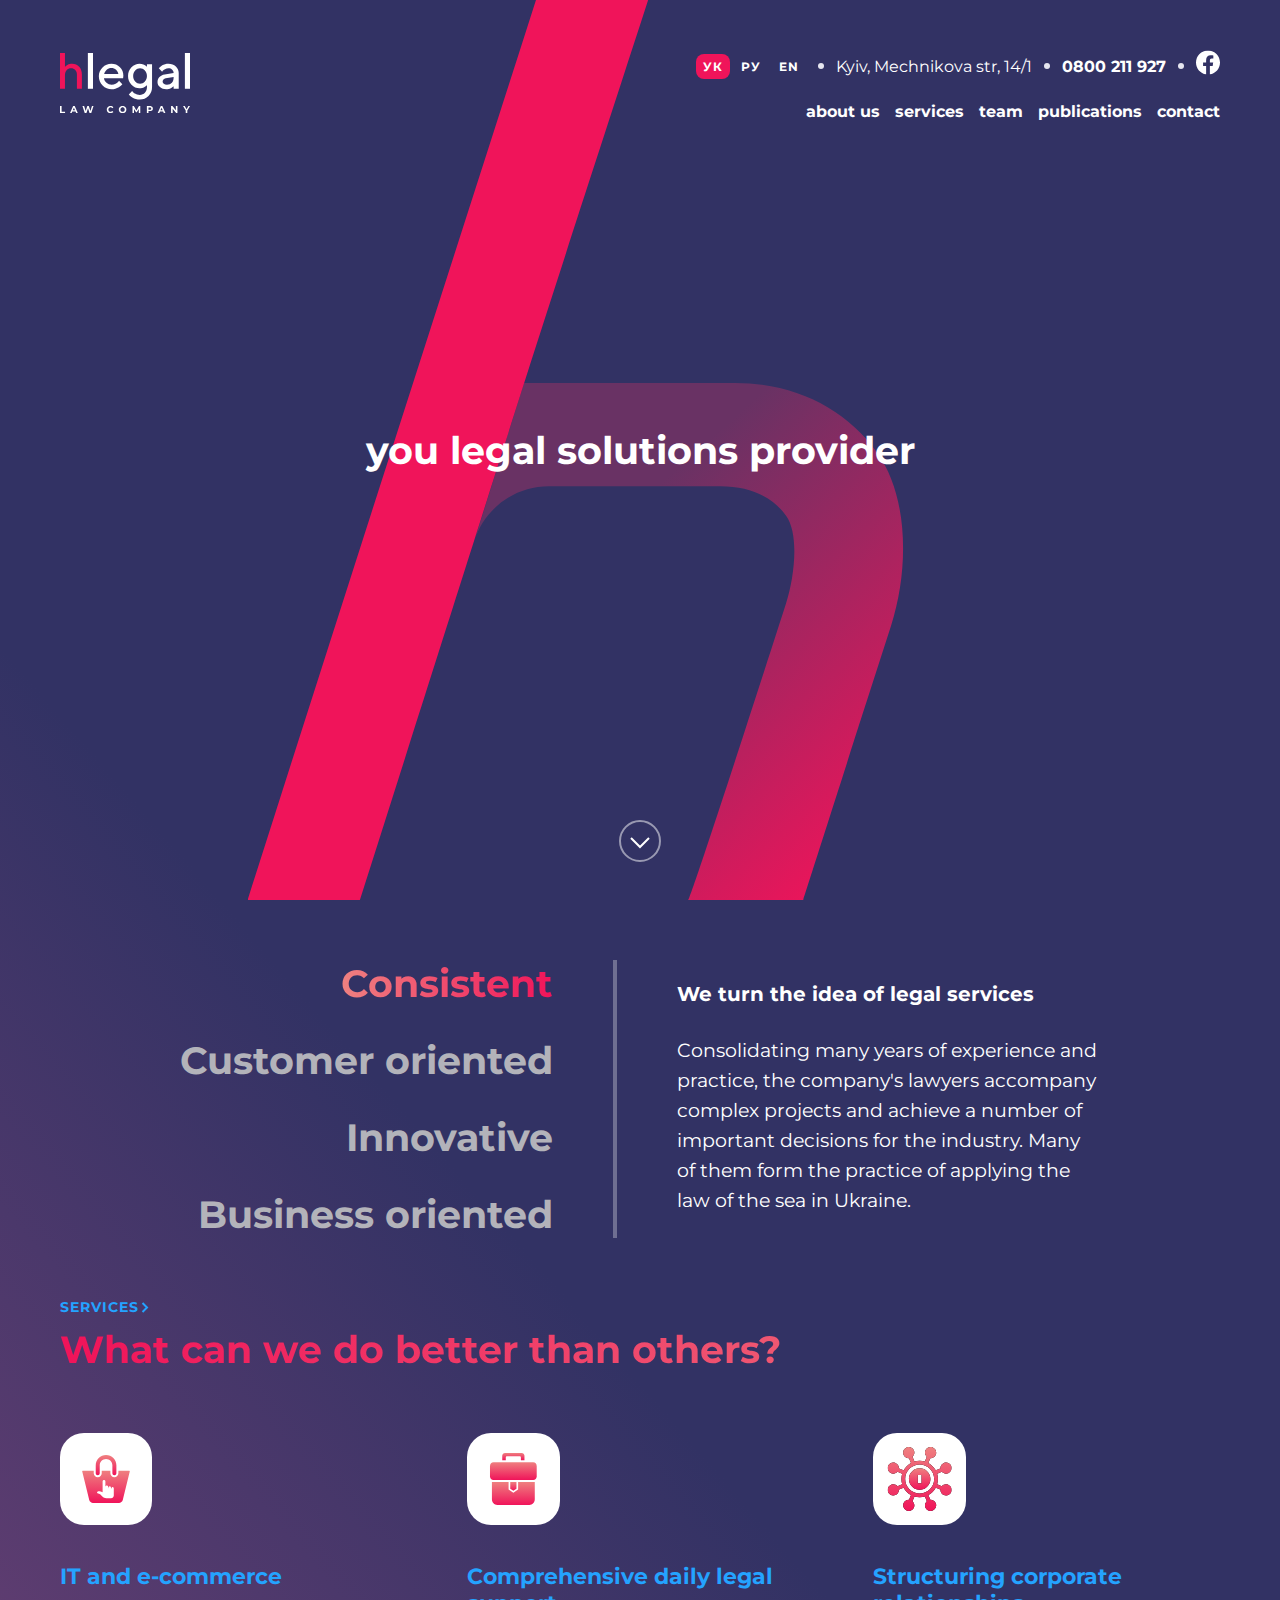
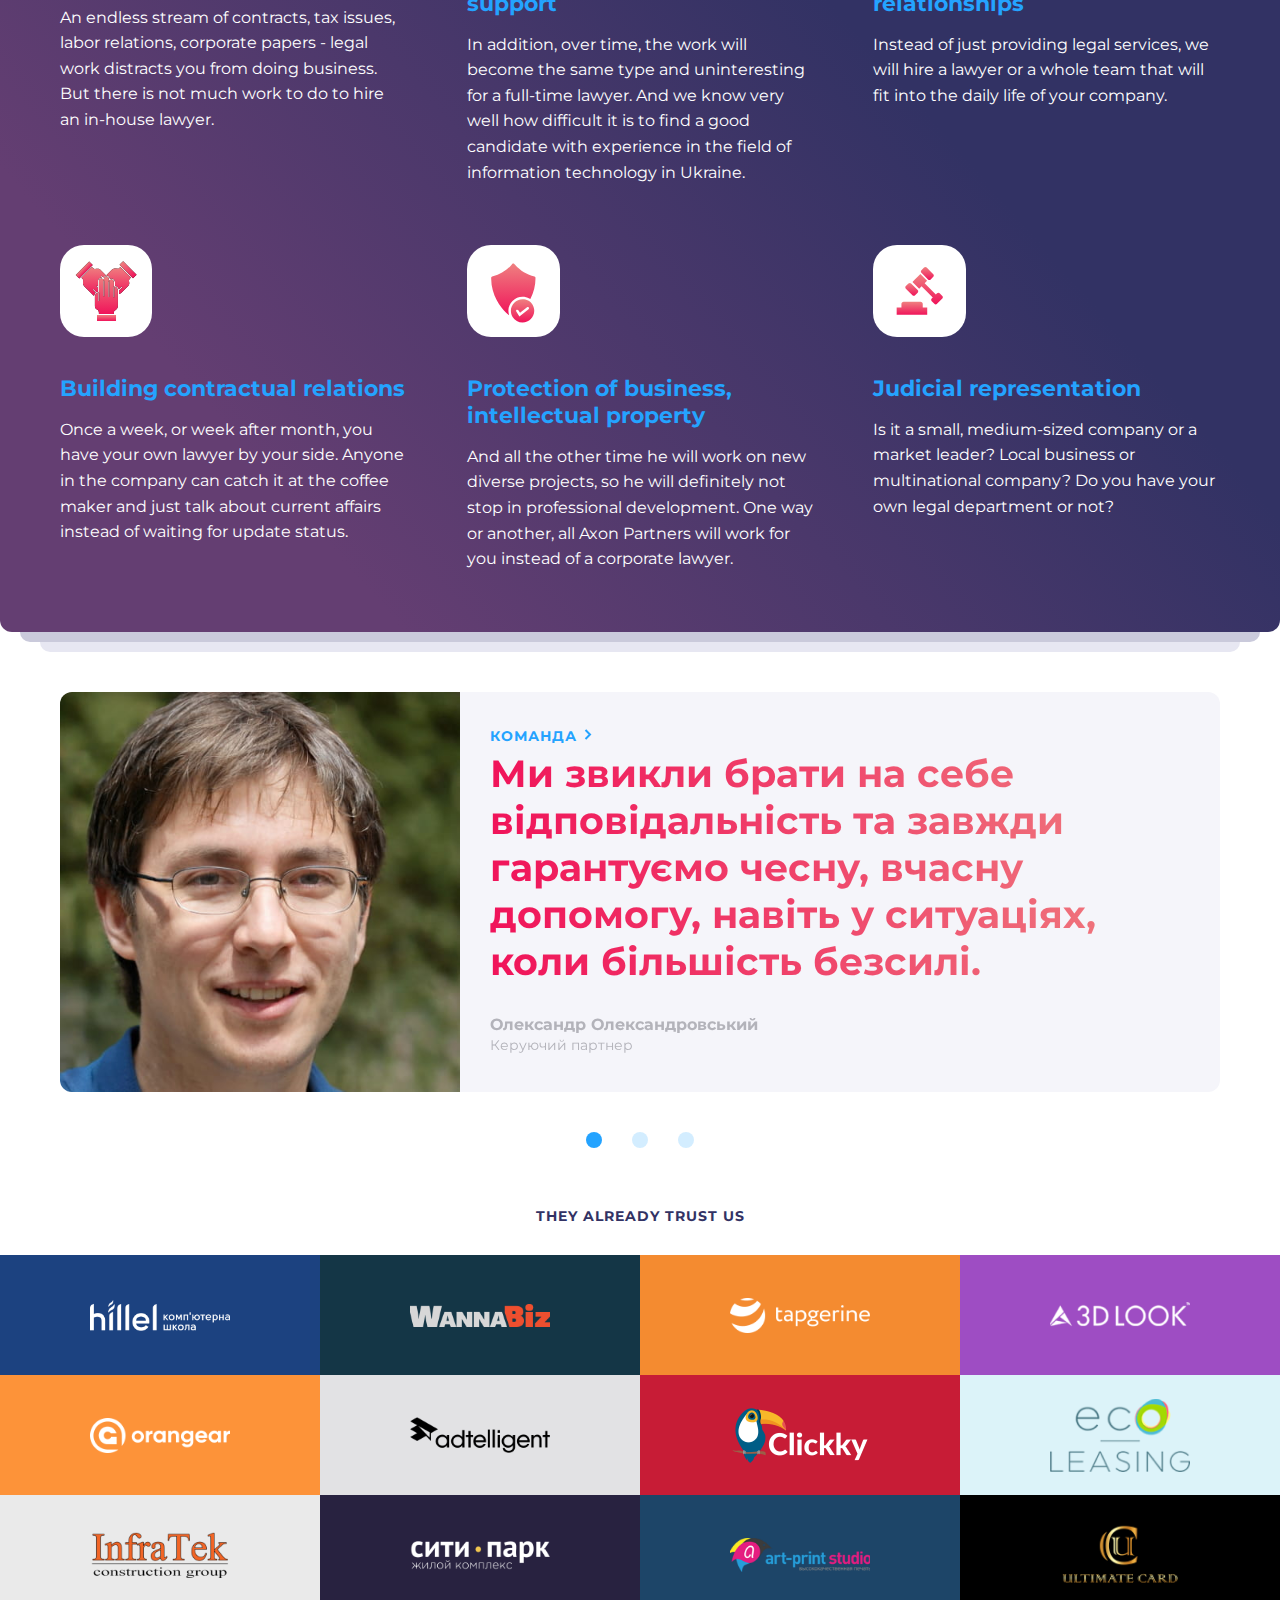
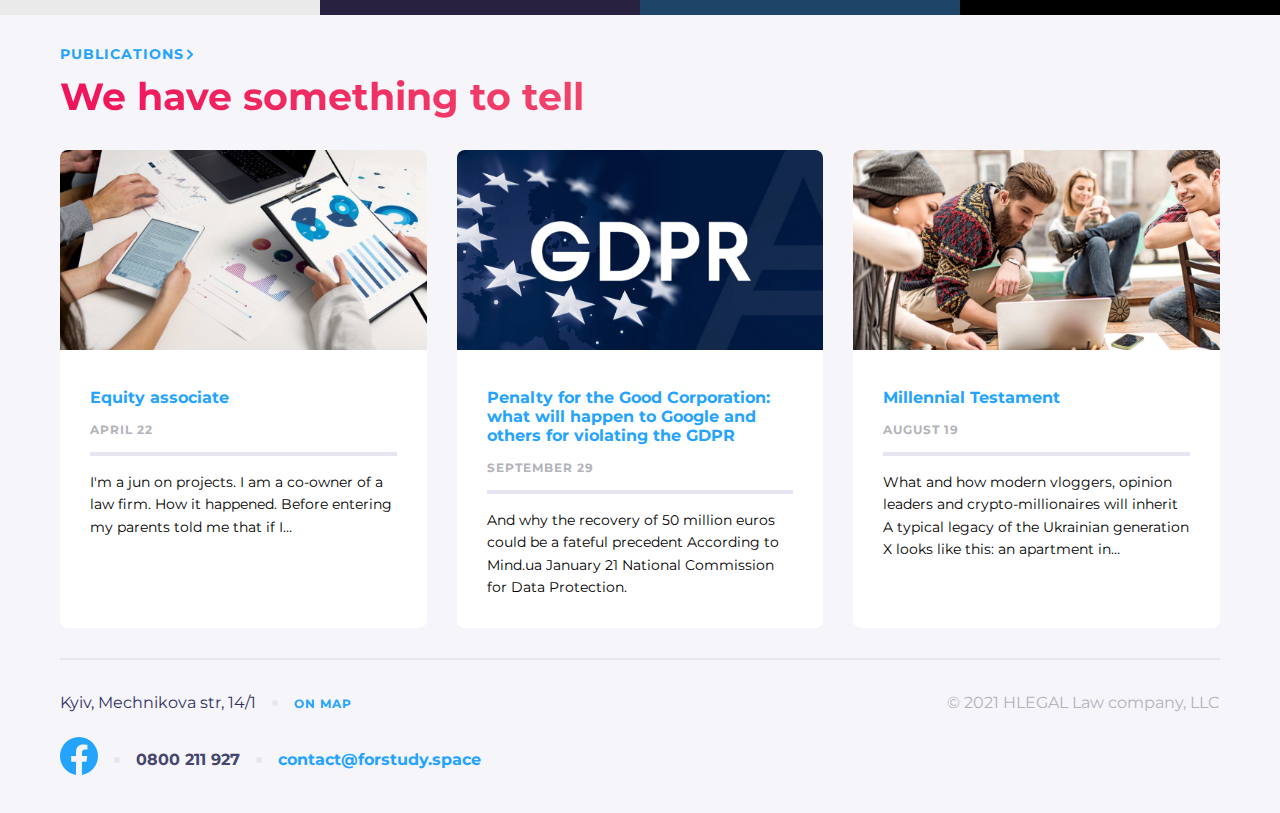
<file: index.html>
<!DOCTYPE html>
<html lang="en">
  <head>
    <meta charset="UTF-8" />
    <meta name="viewport" content="width=device-width, initial-scale=1.0" />
    <title>Homepage</title>
    <link rel="stylesheet" href="./assets/dist/assets/owl.carousel.min.css" />
    <link
      rel="stylesheet"
      href="./assets/dist/assets/owl.theme.default.min.css"
    />
    <link rel="stylesheet" href="./fonts/fontsheet.css" />
    <link rel="stylesheet" href="./css/style.css" />
  </head>
  <body>
    <header class="home">
      <div class="container header">
        <div class="item-1">
          <a href="index.html">
            <img class="logo" src="./img/homepage/svg/Logo.svg" alt="Logo" />
          </a>
        </div>
        <div class="item-2 item-2-dark">
          <div class="lang-list white">
            <form action="https://fom.in.ua/echo" method="post">
              <label>
                <input
                  type="radio"
                  name="lang"
                  id="uk"
                  value="УК"
                  class="lang-item"
                  checked
                />
                <span>УК</span>
              </label>
              <label>
                <input
                  type="radio"
                  name="lang"
                  id="ru"
                  value="РУ"
                  class="lang-item"
                />
                <span>РУ</span>
              </label>
              <label>
                <input
                  type="radio"
                  name="lang"
                  id="en"
                  value="EN"
                  class="lang-item"
                />
                <span>EN</span>
              </label>
            </form>
          </div>
          <span class="dot"></span>
          <p class="adress">Kyiv, Mechnikova str, 14/1</p>
          <span class="dot"></span>
          <a class="tel" href="tel:+0800211927">0800 211 927</a>
          <span class="dot"></span>
          <a href="https://www.facebook.com/" target="_blank"
            ><svg
              class="facebook"
              xmlns="http://www.w3.org/2000/svg"
              width="24"
              height="25"
              viewBox="0 0 24 25"
              fill="none"
            >
              <g clip-path="url(#clip0_126958_740)">
                <path
                  d="M24 12.5733C24 5.90541 18.6274 0.5 12 0.5C5.37258 0.5 0 5.90541 0 12.5733C0 18.5995 4.38823 23.5943 10.125 24.5V16.0633H7.07813V12.5733H10.125V9.91343C10.125 6.88755 11.9165 5.21615 14.6576 5.21615C15.9705 5.21615 17.3438 5.45195 17.3438 5.45195V8.42313H15.8306C14.3399 8.42313 13.875 9.35379 13.875 10.3086V12.5733H17.2031L16.6711 16.0633H13.875V24.5C19.6118 23.5943 24 18.5995 24 12.5733Z"
                  fill="white"
                />
              </g>
              <defs>
                <clipPath id="clip0_126958_740">
                  <rect
                    width="24"
                    height="24"
                    fill="white"
                    transform="translate(0 0.5)"
                  />
                </clipPath>
              </defs>
            </svg>
          </a>
        </div>
        <button class="burger burger-dark">
          <svg
            xmlns="http://www.w3.org/2000/svg"
            width="32"
            height="32"
            viewBox="0 0 32 32"
            fill="none"
          >
            <rect width="32" height="32" rx="8" fill="#E6E6F0" />
            <path d="M7 10H25" stroke="#323264" stroke-width="2" />
            <path d="M7 16H25" stroke="#323264" stroke-width="2" />
            <path d="M7 22H25" stroke="#323264" stroke-width="2" />
          </svg>
        </button>
        <nav class="nav-wrap">
          <button class="close">
            <svg
              xmlns="http://www.w3.org/2000/svg"
              width="32"
              height="32"
              viewBox="0 0 32 32"
              fill="none"
            >
              <path d="M7 7L25 25" stroke="#EC6F5D" stroke-width="2" />
              <path d="M25 7L7 25" stroke="#EC6F5D" stroke-width="2" />
            </svg>
          </button>
          <ul class="item-3">
            <li>
              <a class="menu-item" href="./html/about-us.html">about us</a>
            </li>
            <li>
              <a class="menu-item" href="./html/services.html">services</a>
            </li>
            <li>
              <a class="menu-item" href="./html/team.html">team</a>
            </li>
            <li>
              <a class="menu-item" href="./html/publications.html"
                >publications</a
              >
            </li>
            <li>
              <a class="menu-item" href="./html/contact.html">contact</a>
            </li>
          </ul>
        </nav>
      </div>
    </header>
    <main>
      <div class="bg-gradient">
        <section class="banner">
          <div class="container">
            <h1 class="home-title">you legal solutions provider</h1>
            <a href="#ancor" class="banner__scroll">
              <svg
                xmlns="http://www.w3.org/2000/svg"
                width="42"
                height="42"
                viewBox="0 0 42 42"
                fill="none"
              >
                <circle
                  opacity="0.5"
                  cx="21"
                  cy="21"
                  r="20"
                  stroke="white"
                  stroke-width="2"
                ></circle>
                <path
                  d="M12 18L21 27L30 18"
                  stroke="white"
                  stroke-width="2"
                ></path>
              </svg>
            </a>
          </div>
        </section>
        <section id="ancor" class="solution">
          <div class="container-small">
            <div class="solution__box">
              <ul class="solution__box-subject">
                <li
                  class="solution__box-subject-link solution__box-subject-link--active consistent"
                >
                  Consistent
                </li>
                <li class="solution__box-subject-link customer">
                  Customer oriented
                </li>
                <li class="solution__box-subject-link innovative">
                  Innovative
                </li>
                <li class="solution__box-subject-link business">
                  Business oriented
                </li>
              </ul>
              <div class="solution__box-border"></div>
              <article
                class="solution__box-info solution__box-info--visible consistent-text"
              >
                <h2 class="solution__box-info-title">
                  We turn the idea of legal services
                </h2>
                <p class="solution__box-info-text">
                  Consolidating many years of experience and practice, the
                  company's lawyers accompany complex projects and achieve a
                  number of important decisions for the industry. Many of them
                  form the practice of applying the law of the sea in Ukraine.
                </p>
              </article>
              <article class="solution__box-info customer-text">
                <h2 class="solution__box-info-title">
                  Customer orientation means delivering supportive
                </h2>
                <p class="solution__box-info-text">
                  Customer orientation is an approach to running a business that
                  prioritizes customers and their needs over those of the
                  business. The goal of customer-oriented companies is to
                  satisfy customer’s needs to retain them for longer. Customer
                  orientation also helps companies attract customers to their
                  offer naturally.
                </p>
              </article>
              <article class="solution__box-info innovative-text">
                <h2 class="solution__box-info-title">
                  We turn the idea of legal services
                </h2>
                <p class="solution__box-info-text">
                  Consolidating many years of experience and practice, the
                  company's lawyers accompany complex projects and achieve a
                  number of important decisions for the industry. Many of them
                  form the practice of applying the law of the sea in Ukraine.
                </p>
              </article>
              <article class="solution__box-info business-text">
                <h2 class="solution__box-info-title">
                  Quality is what we care about the most
                </h2>
                <p class="solution__box-info-text">
                  HLEGAL is a reliable business partner, confirmed by stable
                  cooperation with international law firms, the trust of large
                  Ukrainian and international companies, and the recognition of
                  professional ratings.
                </p>
              </article>
            </div>
          </div>
        </section>
        <section class="services">
          <div class="container">
            <a href="./html/services.html" class="services-link">
              Services
              <svg
                xmlns="http://www.w3.org/2000/svg"
                width="12"
                height="13"
                viewBox="0 0 12 13"
                fill="none"
              >
                <path
                  d="M3.5 2L8 6.5L3.5 11"
                  stroke="#24A3FF"
                  stroke-width="2"
                />
              </svg>
            </a>
            <h2 class="services-title">What can we do better than others?</h2>
            <div class="card-wrap services-wrap">
              <div class="card-item">
                <img
                  class="services-svg"
                  src="./img/homepage/services/Ecommerce.svg"
                  alt="Ecommerce"
                />
                <a href="./html/servicesentry.html" class="card-title"
                  >IT and e-commerce</a
                >
                <p class="card-text">
                  An endless stream of contracts, tax issues, labor relations,
                  corporate papers - legal work distracts you from doing
                  business. But there is not much work to do to hire an in-house
                  lawyer.
                </p>
              </div>
              <div class="card-item">
                <img
                  class="services-svg"
                  src="./img/homepage/services/Support.svg"
                  alt="Support"
                />
                <a href="./html/servicesentry.html" class="card-title"
                  >Comprehensive daily legal support</a
                >
                <p class="card-text">
                  In addition, over time, the work will become the same type and
                  uninteresting for a full-time lawyer. And we know very well
                  how difficult it is to find a good candidate with experience
                  in the field of information technology in Ukraine.
                </p>
              </div>
              <div class="card-item">
                <img
                  class="services-svg"
                  src="./img/homepage/services/Coprorate.svg"
                  alt="Coprorate"
                />
                <a href="./html/servicesentry.html" class="card-title"
                  >Structuring corporate relationships</a
                >
                <p class="card-text">
                  Instead of just providing legal services, we will hire a
                  lawyer or a whole team that will fit into the daily life of
                  your company.
                </p>
              </div>
              <div class="card-item">
                <img
                  class="services-svg"
                  src="./img/homepage/services/Trust.svg"
                  alt="Trust"
                />
                <a href="./html/servicesentry.html" class="card-title"
                  >Building contractual relations</a
                >
                <p class="card-text">
                  Once a week, or week after month, you have your own lawyer by
                  your side. Anyone in the company can catch it at the coffee
                  maker and just talk about current affairs instead of waiting
                  for update status.
                </p>
              </div>
              <div class="card-item">
                <img
                  class="services-svg"
                  src="./img/homepage/services/Protection.svg"
                  alt="Protection"
                />
                <a href="#" class="card-title">
                  Protection of business, intellectual property
                </a>
                <p class="card-text">
                  And all the other time he will work on new diverse projects,
                  so he will definitely not stop in professional development.
                  One way or another, all Axon Partners will work for you
                  instead of a corporate lawyer.
                </p>
              </div>
              <div class="card-item">
                <img
                  class="services-svg"
                  src="./img/homepage/services/Court.svg"
                  alt="Court"
                />
                <a href="#" class="card-title">Judicial representation</a>
                <p class="card-text">
                  Is it a small, medium-sized company or a market leader? Local
                  business or multinational company? Do you have your own legal
                  department or not?
                </p>
              </div>
            </div>
          </div>
        </section>
      </div>
      <div class="bg-gradient-shadow"></div>
      <section class="slider">
        <div class="container">
          <div class="slider-wrap owl-carousel owl-theme">
            <div class="slider-item">
              <img
                class="team-foto-main"
                src="./img/team-page/Team-1.jpg"
                alt="Олександр Олександровський"
              />
              <div class="slider-info">
                <div class="slider-link">
                  <a href="./html/team.html"
                    >команда
                    <svg
                      xmlns="http://www.w3.org/2000/svg"
                      width="12"
                      height="13"
                      viewBox="0 0 12 13"
                      fill="none"
                    >
                      <path
                        d="M3.5 2L8 6.5L3.5 11"
                        stroke="#24A3FF"
                        stroke-width="2"
                      />
                    </svg>
                  </a>
                </div>
                <h2 class="slider-title">
                  Ми звикли брати на себе відповідальність та завжди гарантуємо
                  чесну, вчасну допомогу, навіть у ситуаціях, коли більшість
                  безсилі.
                </h2>
                <div>
                  <p class="slider-name">Олександр Олександровський</p>
                  <p class="slider-post">Керуючий партнер</p>
                </div>
              </div>
            </div>
            <div class="slider-item">
              <img
                class="team-foto-main"
                src="./img/team-page/Team-6.jpg"
                alt="Юлія Волк"
              />
              <div class="slider-info">
                <div class="slider-link">
                  <a href="./html/team.html"
                    >команда
                    <svg
                      xmlns="http://www.w3.org/2000/svg"
                      width="12"
                      height="13"
                      viewBox="0 0 12 13"
                      fill="none"
                    >
                      <path
                        d="M3.5 2L8 6.5L3.5 11"
                        stroke="#24A3FF"
                        stroke-width="2"
                      />
                    </svg>
                  </a>
                </div>
                <h2 class="slider-title">
                  Ми звикли брати на себе відповідальність та завжди гарантуємо
                  чесну, вчасну допомогу, навіть у ситуаціях, коли більшість
                  безсилі.
                </h2>
                <div>
                  <p class="slider-name">Юлія Волк</p>
                  <p class="slider-post">Юрист, адвокат</p>
                </div>
              </div>
            </div>
            <div class="slider-item">
              <img
                class="team-foto-main"
                src="./img/team-page/Team-3.jpg"
                alt="Владислав Мельник"
              />
              <div class="slider-info">
                <div class="slider-link">
                  <a href="./html/team.html"
                    >команда
                    <svg
                      xmlns="http://www.w3.org/2000/svg"
                      width="12"
                      height="13"
                      viewBox="0 0 12 13"
                      fill="none"
                    >
                      <path
                        d="M3.5 2L8 6.5L3.5 11"
                        stroke="#24A3FF"
                        stroke-width="2"
                      />
                    </svg>
                  </a>
                </div>
                <h2 class="slider-title">
                  Ми звикли брати на себе відповідальність та завжди гарантуємо
                  чесну, вчасну допомогу, навіть у ситуаціях, коли більшість
                  безсилі.
                </h2>
                <div>
                  <p class="slider-name">Владислав Мельник</p>
                  <p class="slider-post">Юрист</p>
                </div>
              </div>
            </div>
          </div>
        </div>
      </section>
      <section class="partners">
        <div class="container-partners">
          <h2 class="partners-title">They already trust us</h2>
          <div class="partners-wrap">
            <div class="block-hillel block-item">
              <a href="#"
                ><img src="./img/homepage/partners/hillel.png" alt="logoHillel"
              /></a>
            </div>
            <div class="block-WannaBiz block-item">
              <a href="#"
                ><img
                  src="./img/homepage/partners/wannabiz.png"
                  alt="logoWannaBiz"
              /></a>
            </div>
            <div class="block-Tapgerine block-item">
              <a href="#"
                ><img
                  src="./img/homepage/partners/tapgerine.png"
                  alt="logoTapgerine"
              /></a>
            </div>
            <div class="block-3dlook block-item">
              <a href="#"
                ><img src="./img/homepage/partners/3dlook.png" alt="logo3DLook"
              /></a>
            </div>
            <div class="block-orangear block-item">
              <a href="#"
                ><img
                  src="./img/homepage/partners/orangear.png"
                  alt="logoOrangear"
              /></a>
            </div>
            <div class="block-adtelligent block-item">
              <a href="#"
                ><img
                  src="./img/homepage/partners/adtelligent.png"
                  alt="logoAdtelligent"
              /></a>
            </div>
            <div class="block-clickky block-item">
              <a href="#"
                ><img
                  src="./img/homepage/partners/clickky.png"
                  alt="logoClickky"
              /></a>
            </div>
            <div class="block-Ecoleasing block-item">
              <a href="#"
                ><img
                  src="./img/homepage/partners/eco-leasing.png"
                  alt="logoEcoleasing"
              /></a>
            </div>
            <div class="block-ingratek block-item">
              <a href="#"
                ><img
                  src="./img/homepage/partners/ingratek.png"
                  alt="logoIngraTek"
              /></a>
            </div>
            <div class="block-Citypark block-item">
              <a href="#"
                ><img
                  src="./img/homepage/partners/city-par.png"
                  alt="logoCitypark"
              /></a>
            </div>
            <div class="block-Artprint block-item">
              <a href="#"
                ><img
                  src="./img/homepage/partners/artprint.png"
                  alt="logoArtprint"
              /></a>
            </div>
            <div class="block-Ultimatecard block-item">
              <a href="#"
                ><img
                  src="./img/homepage/partners/ultimatecard.png"
                  alt="logoUltimatecard"
              /></a>
            </div>
          </div>
        </div>
      </section>
      <section class="publications">
        <div class="container">
          <a href="./html/publications.html" class="publications-link"
            >Publications<svg
              xmlns="http://www.w3.org/2000/svg"
              width="12"
              height="13"
              viewBox="0 0 12 13"
              fill="none"
            >
              <path d="M3.5 2L8 6.5L3.5 11" stroke="#24A3FF" stroke-width="2" />
            </svg>
          </a>
          <h2 class="publications-title">We have something to tell</h2>
          <div class="publications-wrap">
            <div class="publications-card grid-item1">
              <img
                class="publications-foto"
                src="./img/publications/Publication-1.jpg"
                alt="Publication-1"
              />
              <div class="publications-item">
                <a
                  href="./html/publication-entry.html"
                  class="publications-headline"
                  >Equity associate</a
                >
                <p class="publications-date">April 22</p>
                <p class="publications-text">
                  I'm a jun on projects. I am a co-owner of a law firm. How it
                  happened. Before entering my parents told me that if I…
                </p>
              </div>
            </div>
            <div class="publications-card grid-item2">
              <img
                class="publications-foto"
                src="./img/publications/Publication-2.jpg"
                alt="Publication-2"
              />
              <div class="publications-item">
                <a
                  href="./html/publication-entry.html"
                  class="publications-headline"
                >
                  Penalty for the Good Corporation: what will happen to Google
                  and others for violating the GDPR
                </a>
                <p class="publications-date">September 29</p>
                <p class="publications-text">
                  And why the recovery of 50 million euros could be a fateful
                  precedent According to Mind.ua January 21 National Commission
                  for Data Protection.
                </p>
              </div>
            </div>
            <div class="publications-card grid-item3">
              <img
                class="publications-foto"
                src="./img/publications/Publication-3.jpg"
                alt="Publication-3"
              />
              <div class="publications-item">
                <a
                  href="./html/publication-entry.html"
                  class="publications-headline"
                  >Millennial Testament</a
                >
                <p class="publications-date">August 19</p>
                <p class="publications-text">
                  What and how modern vloggers, opinion leaders and
                  crypto-millionaires will inherit A typical legacy of the
                  Ukrainian generation X looks like this: an apartment in…
                </p>
              </div>
            </div>
          </div>
        </div>
      </section>
    </main>
    <footer class="footer">
      <div class="container flex justify-between footer-wrap">
        <div class="footer-right">
          <div class="adress-wrap">
            <p class="footer-adress">Kyiv, Mechnikova str, 14/1</p>
            <span class="dot"></span>
            <a
              target="_blank"
              class="footer-map"
              href="https://maps.app.goo.gl/xznnZyDuD4fv7TTCA"
              >On map</a
            >
          </div>
          <div class="social-map">
            <a
              class="footer-facebook"
              href="https://www.facebook.com/"
              target="_blank"
            >
              <svg
                xmlns="http://www.w3.org/2000/svg"
                width="38"
                height="38"
                viewBox="0 0 38 38"
                fill="none"
              >
                <g clip-path="url(#clip0_126866_2616)">
                  <path
                    d="M38 19.1161C38 8.55857 29.4934 0 19 0C8.50658 0 0 8.55857 0 19.1161C0 28.6575 6.94803 36.5659 16.0312 38V24.6419H11.207V19.1161H16.0312V14.9046C16.0312 10.1136 18.8678 7.46723 23.2078 7.46723C25.2866 7.46723 27.4609 7.84059 27.4609 7.84059V12.545H25.0651C22.7048 12.545 21.9688 14.0185 21.9688 15.5302V19.1161H27.2383L26.3959 24.6419H21.9688V38C31.052 36.5659 38 28.6575 38 19.1161Z"
                    fill="#24A3FF"
                  />
                </g>
                <defs>
                  <clipPath id="clip0_126866_2616">
                    <rect width="38" height="38" fill="white" />
                  </clipPath>
                </defs>
              </svg>
            </a>
            <span class="dot"></span>
            <a class="footer-tel" href="tel:+0800211927">0800 211 927</a>
            <span class="dot"></span>
            <a class="footer-mail" href="mailto:contact@forstudy.space"
              >contact@forstudy.space</a
            >
          </div>
        </div>
        <p class="copy">© 2021 HLEGAL Law company, LLC</p>
      </div>
    </footer>

    <script src="./js/jquery-3.7.1.js"></script>
    <script src="./assets/dist/owl.carousel.min.js"></script>
    <script src="./js/script.js"></script>
  </body>
</html>
</file>
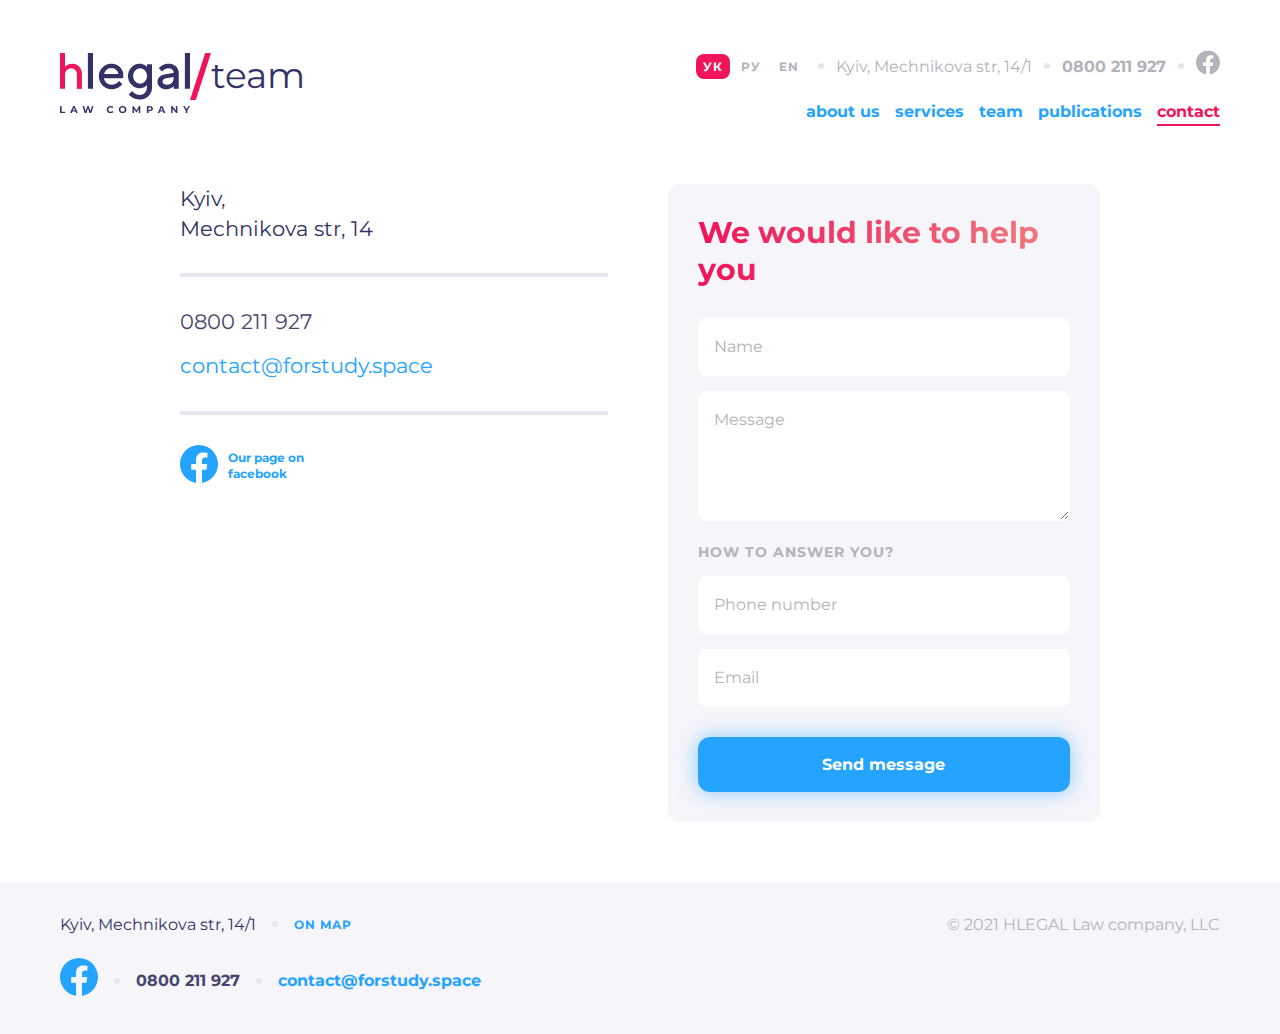
<file: contact/contact.html>
<!DOCTYPE html>
<html lang="en">
  <head>
    <meta charset="UTF-8" />
    <meta name="viewport" content="width=device-width, initial-scale=1.0" />
    <title>Contact</title>
    <link rel="stylesheet" href="../fonts/fontsheet.css" />
    <link rel="stylesheet" href="../css/style.css" />
  </head>
  <body>
    <header>
      <div class="container header">
        <div class="item-1">
          <a href="#">
            <img class="logo" src="../img/header/Logo.png" alt="Logo" />
          </a>
          <svg
            class="slesh"
            xmlns="http://www.w3.org/2000/svg"
            width="21"
            height="47"
            viewBox="0 0 21 47"
            fill="none"
          >
            <path
              fill-rule="evenodd"
              clip-rule="evenodd"
              d="M15.1752 0H21L5.82482 47H0L15.1752 0Z"
              fill="#F0145A"
            />
          </svg>
          <span class="span-logo">team</span>
        </div>
        <div class="item-2">
          <div class="lang-list">
            <form action="https://fom.in.ua/echo" method="post">
              <label>
                <input
                  type="radio"
                  name="lang"
                  id="uk"
                  value="УК"
                  class="lang-item"
                  checked
                />
                <span>УК</span>
              </label>
              <label>
                <input
                  type="radio"
                  name="lang"
                  id="ru"
                  value="РУ"
                  class="lang-item"
                />
                <span>РУ</span>
              </label>
              <label>
                <input
                  type="radio"
                  name="lang"
                  id="en"
                  value="EN"
                  class="lang-item"
                />
                <span>EN</span>
              </label>
            </form>
          </div>
          <span class="dot"></span>
          <p class="adress">Kyiv, Mechnikova str, 14/1</p>
          <span class="dot"></span>
          <a class="tel" href="tel:+0800211927">0800 211 927</a>
          <span class="dot"></span>
          <a href="https://www.facebook.com/" target="_blank"
            ><svg
              class="facebook"
              xmlns="http://www.w3.org/2000/svg"
              width="24"
              height="25"
              viewBox="0 0 24 25"
              fill="none"
            >
              <g clip-path="url(#clip0_22721_6715)">
                <path
                  d="M24 12.5733C24 5.90541 18.6274 0.5 12 0.5C5.37258 0.5 0 5.90541 0 12.5733C0 18.5995 4.38823 23.5943 10.125 24.5V16.0633H7.07813V12.5733H10.125V9.91343C10.125 6.88755 11.9165 5.21615 14.6576 5.21615C15.9705 5.21615 17.3438 5.45195 17.3438 5.45195V8.42313H15.8306C14.3399 8.42313 13.875 9.35379 13.875 10.3086V12.5733H17.2031L16.6711 16.0633H13.875V24.5C19.6118 23.5943 24 18.5995 24 12.5733Z"
                  fill="#B3B3BA"
                />
              </g>
              <defs>
                <clipPath id="clip0_22721_6715">
                  <rect
                    width="24"
                    height="24"
                    fill="white"
                    transform="translate(0 0.5)"
                  />
                </clipPath>
              </defs>
            </svg>
          </a>
        </div>
        <button class="burger">
          <svg
            xmlns="http://www.w3.org/2000/svg"
            width="32"
            height="32"
            viewBox="0 0 32 32"
            fill="none"
          >
            <rect width="32" height="32" rx="8" fill="#E6E6F0" />
            <path d="M7 10H25" stroke="#323264" stroke-width="2" />
            <path d="M7 16H25" stroke="#323264" stroke-width="2" />
            <path d="M7 22H25" stroke="#323264" stroke-width="2" />
          </svg>
        </button>
        <nav class="nav-wrap">
          <button class="close">
            <svg
              xmlns="http://www.w3.org/2000/svg"
              width="32"
              height="32"
              viewBox="0 0 32 32"
              fill="none"
            >
              <path d="M7 7L25 25" stroke="#EC6F5D" stroke-width="2" />
              <path d="M25 7L7 25" stroke="#EC6F5D" stroke-width="2" />
            </svg>
          </button>
          <ul class="item-3">
            <li><a class="menu-item" href="#">about us</a></li>
            <li><a class="menu-item" href="#">services</a></li>
            <li>
              <a class="menu-item" href="../index.html">team</a>
            </li>
            <li><a class="menu-item" href="#">publications</a></li>
            <li>
              <a class="menu-item active Current-page" href="#">contact</a>
            </li>
          </ul>
        </nav>
      </div>
    </header>
    <main>
      <div class="container-small">
        <div class="flex justify-between gap-60 contact-wrap">
          <div class="contact-info">
            <p class="contact-adress">
              Kyiv, <br />
              Mechnikova str, 14
            </p>
            <hr class="horizont-line" />
            <a class="contact-tel" href="tel:+0800211927">0800 211 927</a>
            <a class="contact-mail" href="mailto:contact@forstudy.space"
              >contact@forstudy.space</a
            >
            <hr class="horizont-line" />
            <div class="contact-social">
              <a href="https://www.facebook.com/" target="_blank">
                <svg
                  xmlns="http://www.w3.org/2000/svg"
                  width="38"
                  height="38"
                  viewBox="0 0 38 38"
                  fill="none"
                >
                  <g clip-path="url(#clip0_22724_6547)">
                    <path
                      d="M38 19.1161C38 8.55857 29.4934 0 19 0C8.50658 0 0 8.55857 0 19.1161C0 28.6575 6.94803 36.5659 16.0312 38V24.6419H11.207V19.1161H16.0312V14.9046C16.0312 10.1136 18.8678 7.46723 23.2078 7.46723C25.2866 7.46723 27.4609 7.84059 27.4609 7.84059V12.545H25.0651C22.7048 12.545 21.9688 14.0185 21.9688 15.5302V19.1161H27.2383L26.3959 24.6419H21.9688V38C31.052 36.5659 38 28.6575 38 19.1161Z"
                      fill="#24A3FF"
                    />
                  </g>
                  <defs>
                    <clipPath id="clip0_22724_6547">
                      <rect width="38" height="38" fill="white" />
                    </clipPath>
                  </defs>
                </svg>
              </a>
              <p class="contact-descript">Our page on facebook</p>
            </div>
          </div>
          <div class="contact-wrapper-form">
            <form class="contact-inner-wrapper" action="#">
              <h3 class="form-title">We would like to help you</h3>
              <label for="name"></label>
              <input
                class="form-name"
                id="name"
                type="text"
                placeholder="Name"
              />
              <br />
              <label for="massage"></label>
              <textarea
                class="form-massage"
                id="massage"
                placeholder="Message"
              ></textarea>

              <h3 class="form-text">How to answer you?</h3>
              <label for="phone"></label>
              <input
                class="form-phone"
                type="number"
                placeholder="Phone number"
                id="phone"
              />
              <br />
              <label for="mail"></label>
              <input
                class="form-mail"
                type="email"
                placeholder="Email"
                name="mail"
                id="mail"
              />
              <br />
              <button class="form-btn" type="submit">Send message</button>
            </form>
          </div>
        </div>
      </div>
    </main>
    <footer class="footer">
      <div class="container flex justify-between footer-wrap">
        <div class="footer-right">
          <div class="adress-wrap">
            <p class="footer-adress">Kyiv, Mechnikova str, 14/1</p>
            <span class="dot"></span>
            <a
              target="_blank"
              class="footer-map"
              href="https://maps.app.goo.gl/xznnZyDuD4fv7TTCA"
              >On map</a
            >
          </div>
          <div class="social-map">
            <a
              class="footer-facebook"
              href="https://www.facebook.com/"
              target="_blank"
            >
              <svg
                xmlns="http://www.w3.org/2000/svg"
                width="38"
                height="38"
                viewBox="0 0 38 38"
                fill="none"
              >
                <g clip-path="url(#clip0_126866_2616)">
                  <path
                    d="M38 19.1161C38 8.55857 29.4934 0 19 0C8.50658 0 0 8.55857 0 19.1161C0 28.6575 6.94803 36.5659 16.0312 38V24.6419H11.207V19.1161H16.0312V14.9046C16.0312 10.1136 18.8678 7.46723 23.2078 7.46723C25.2866 7.46723 27.4609 7.84059 27.4609 7.84059V12.545H25.0651C22.7048 12.545 21.9688 14.0185 21.9688 15.5302V19.1161H27.2383L26.3959 24.6419H21.9688V38C31.052 36.5659 38 28.6575 38 19.1161Z"
                    fill="#24A3FF"
                  />
                </g>
                <defs>
                  <clipPath id="clip0_126866_2616">
                    <rect width="38" height="38" fill="white" />
                  </clipPath>
                </defs>
              </svg>
            </a>
            <span class="dot"></span>
            <a class="footer-tel" href="tel:+0800211927">0800 211 927</a>
            <span class="dot"></span>
            <a class="footer-mail" href="mailto:contact@forstudy.space"
              >contact@forstudy.space</a
            >
          </div>
        </div>
        <p class="copy">© 2021 HLEGAL Law company, LLC</p>
      </div>
    </footer>

    <script src="../js/jquery-3.7.1.js"></script>
    <script src="../js/script.js"></script>
  </body>
</html>
</file>
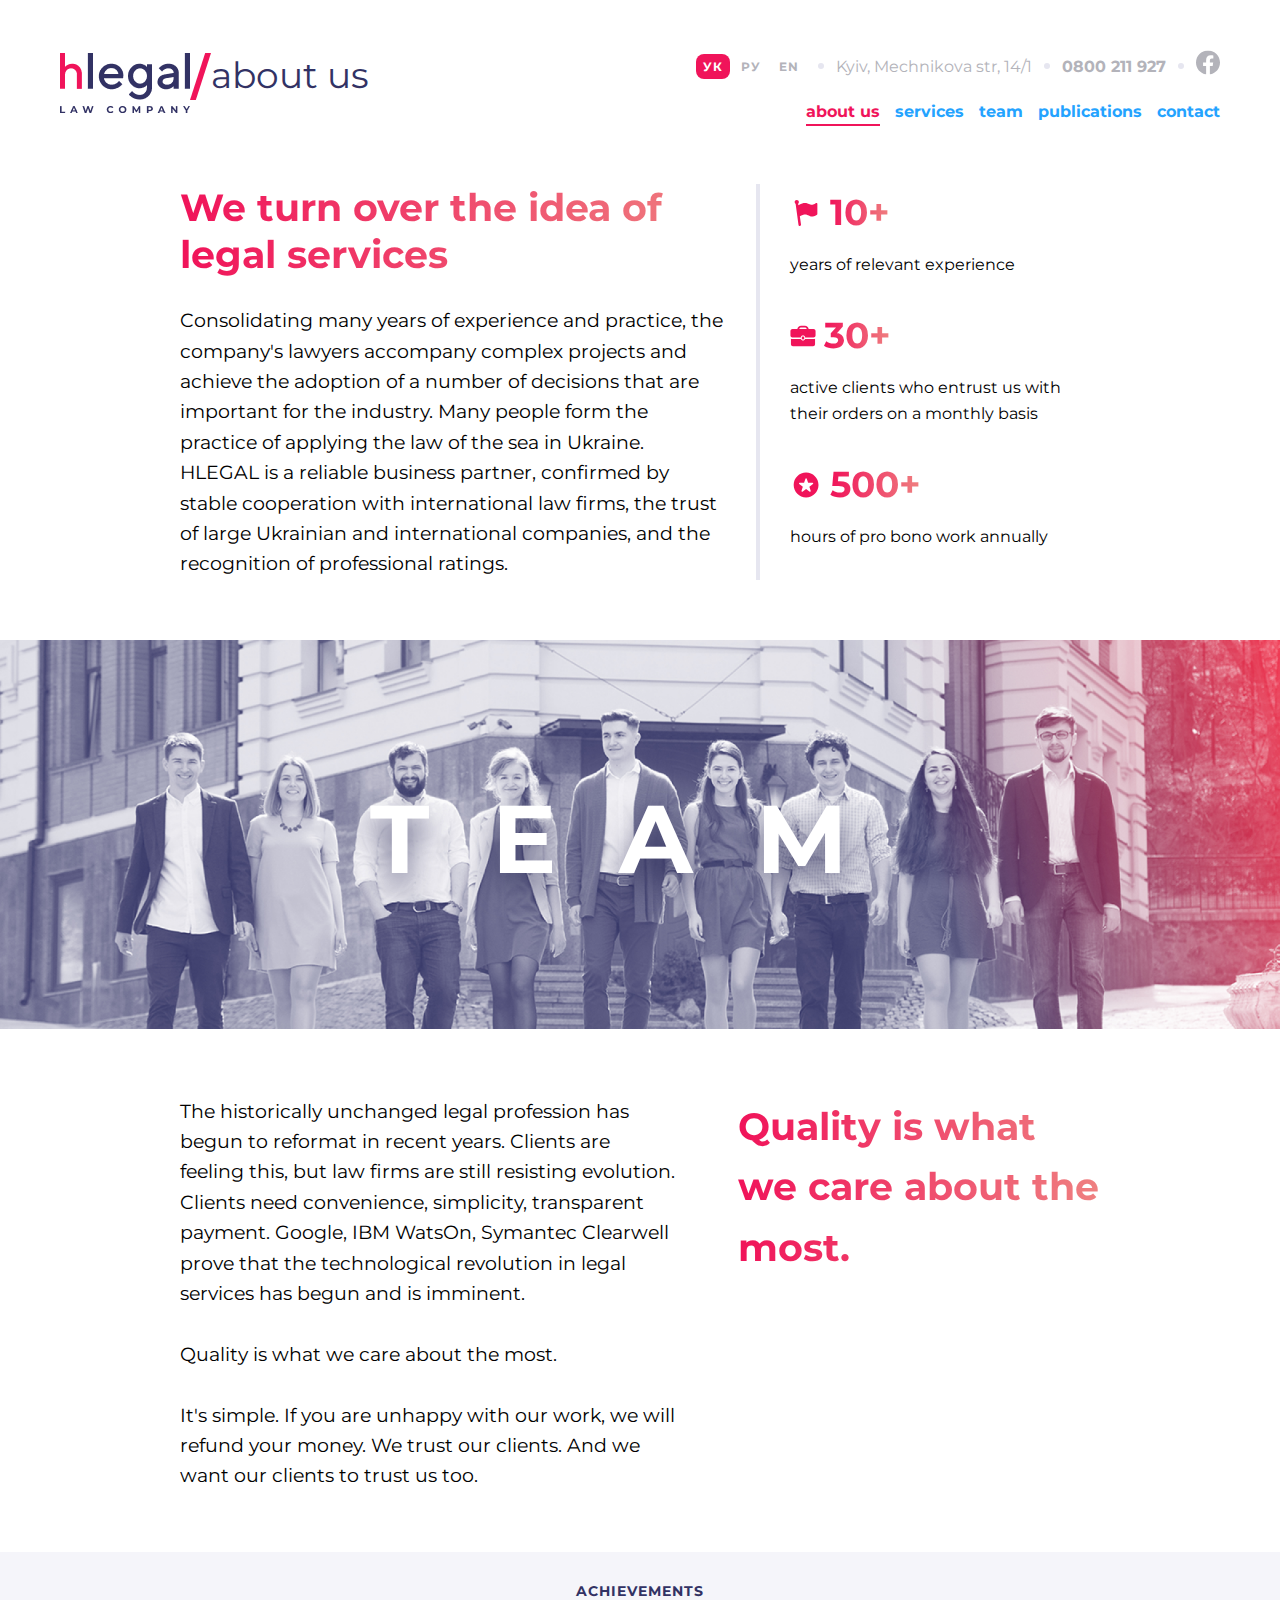
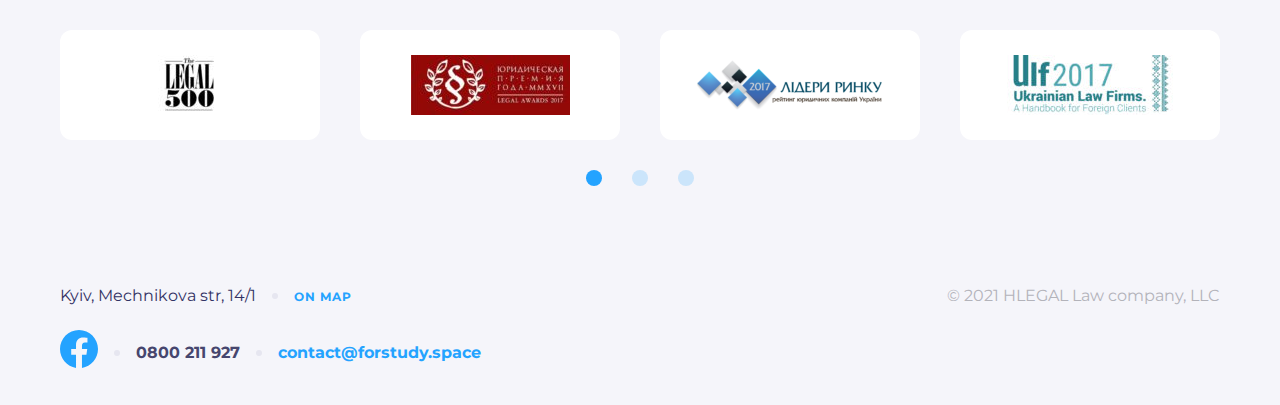
<file: html/about-us.html>
<!DOCTYPE html>
<html lang="en">
  <head>
    <meta charset="UTF-8" />
    <meta name="viewport" content="width=device-width, initial-scale=1.0" />
    <title>About us</title>
    <link rel="stylesheet" href="../assets/dist/assets/owl.carousel.min.css" />
    <link
      rel="stylesheet"
      href="../assets/dist/assets/owl.theme.default.min.css"
    />
    <link rel="stylesheet" href="../fonts/fontsheet.css" />
    <link rel="stylesheet" href="../css/style.css" />
  </head>
  <body>
    <header>
      <div class="container header">
        <div class="item-1">
          <a href="../index.html">
            <img class="logo" src="../img/header/Logo.png" alt="Logo" />
          </a>
          <svg
            class="slesh"
            xmlns="http://www.w3.org/2000/svg"
            width="21"
            height="47"
            viewBox="0 0 21 47"
            fill="none"
          >
            <path
              fill-rule="evenodd"
              clip-rule="evenodd"
              d="M15.1752 0H21L5.82482 47H0L15.1752 0Z"
              fill="#F0145A"
            />
          </svg>
          <span class="span-logo">about us</span>
        </div>
        <div class="item-2">
          <div class="lang-list">
            <form action="https://fom.in.ua/echo" method="post">
              <label>
                <input
                  type="radio"
                  name="lang"
                  id="uk"
                  value="УК"
                  class="lang-item"
                  checked
                />
                <span>УК</span>
              </label>
              <label>
                <input
                  type="radio"
                  name="lang"
                  id="ru"
                  value="РУ"
                  class="lang-item"
                />
                <span>РУ</span>
              </label>
              <label>
                <input
                  type="radio"
                  name="lang"
                  id="en"
                  value="EN"
                  class="lang-item"
                />
                <span>EN</span>
              </label>
            </form>
          </div>
          <span class="dot"></span>
          <p class="adress">Kyiv, Mechnikova str, 14/1</p>
          <span class="dot"></span>
          <a class="tel" href="tel:+0800211927">0800 211 927</a>
          <span class="dot"></span>
          <a href="https://www.facebook.com/" target="_blank"
            ><svg
              class="facebook"
              xmlns="http://www.w3.org/2000/svg"
              width="24"
              height="25"
              viewBox="0 0 24 25"
              fill="none"
            >
              <g clip-path="url(#clip0_22721_6715)">
                <path
                  d="M24 12.5733C24 5.90541 18.6274 0.5 12 0.5C5.37258 0.5 0 5.90541 0 12.5733C0 18.5995 4.38823 23.5943 10.125 24.5V16.0633H7.07813V12.5733H10.125V9.91343C10.125 6.88755 11.9165 5.21615 14.6576 5.21615C15.9705 5.21615 17.3438 5.45195 17.3438 5.45195V8.42313H15.8306C14.3399 8.42313 13.875 9.35379 13.875 10.3086V12.5733H17.2031L16.6711 16.0633H13.875V24.5C19.6118 23.5943 24 18.5995 24 12.5733Z"
                  fill="#B3B3BA"
                />
              </g>
              <defs>
                <clipPath id="clip0_22721_6715">
                  <rect
                    width="24"
                    height="24"
                    fill="white"
                    transform="translate(0 0.5)"
                  />
                </clipPath>
              </defs>
            </svg>
          </a>
        </div>
        <button class="burger">
          <svg
            xmlns="http://www.w3.org/2000/svg"
            width="32"
            height="32"
            viewBox="0 0 32 32"
            fill="none"
          >
            <rect width="32" height="32" rx="8" fill="#E6E6F0" />
            <path d="M7 10H25" stroke="#323264" stroke-width="2" />
            <path d="M7 16H25" stroke="#323264" stroke-width="2" />
            <path d="M7 22H25" stroke="#323264" stroke-width="2" />
          </svg>
        </button>
        <nav class="nav-wrap">
          <button class="close">
            <svg
              xmlns="http://www.w3.org/2000/svg"
              width="32"
              height="32"
              viewBox="0 0 32 32"
              fill="none"
            >
              <path d="M7 7L25 25" stroke="#EC6F5D" stroke-width="2" />
              <path d="M25 7L7 25" stroke="#EC6F5D" stroke-width="2" />
            </svg>
          </button>
          <ul class="item-3">
            <li>
              <a class="menu-item Current-page active" href="#">about us</a>
            </li>
            <li><a class="menu-item" href="services.html">services</a></li>
            <li><a class="menu-item" href="./team.html">team</a></li>
            <li>
              <a class="menu-item" href="publications.html">publications</a>
            </li>
            <li>
              <a class="menu-item" href="contact.html">contact</a>
            </li>
          </ul>
        </nav>
      </div>
    </header>
    <main>
      <section class="turn-section">
        <div class="container-small">
          <div class="turn-box">
            <div class="turn-box-descript">
              <h2 class="turn-box-descript-title">
                We turn over the idea of legal services
              </h2>
              <p class="turn-box-descript-text">
                Consolidating many years of experience and practice, the
                company's lawyers accompany complex projects and achieve the
                adoption of a number of decisions that are important for the
                industry. Many people form the practice of applying the law of
                the sea in Ukraine. HLEGAL is a reliable business partner,
                confirmed by stable cooperation with international law firms,
                the trust of large Ukrainian and international companies, and
                the recognition of professional ratings.
              </p>
            </div>
            <div class="turn-box-wrap">
              <div class="turn-box-wrap-statistics">
                <div class="wrap-number">
                  <svg
                    xmlns="http://www.w3.org/2000/svg"
                    width="32"
                    height="32"
                    viewBox="0 0 32 32"
                    fill="none"
                  >
                    <path
                      d="M27.1135 6.3054C26.9445 6.1374 26.7455 6.0529 26.5155 6.0529C26.401 6.0529 26.1595 6.1469 25.7925 6.3324C25.425 6.5184 25.035 6.7254 24.6245 6.9564C24.213 7.1859 23.726 7.3939 23.164 7.5799C22.6025 7.7654 22.0825 7.8594 21.604 7.8594C21.162 7.8594 20.772 7.7754 20.436 7.6069C19.3215 7.0849 18.352 6.6954 17.529 6.4384C16.706 6.1819 15.821 6.0529 14.8735 6.0529C13.2375 6.0529 11.374 6.5849 9.285 7.6469C8.854 7.8619 8.545 8.0284 8.345 8.1504L8.1465 6.6949C8.595 6.3054 8.8845 5.7379 8.8845 5.0974C8.8845 3.9239 7.9335 2.9729 6.76 2.9729C5.5865 2.9729 4.6355 3.9239 4.6355 5.0974C4.6355 5.8629 5.0445 6.5284 5.6515 6.9024L8.5215 27.9474C8.607 28.5739 9.143 29.0284 9.7585 29.0284C9.8145 29.0284 9.8715 29.0249 9.929 29.0174C10.613 28.9234 11.092 28.2939 10.9985 27.6099L9.845 19.1514C11.938 18.1129 13.7485 17.5894 15.2715 17.5894C15.918 17.5894 16.5485 17.6859 17.163 17.8809C17.778 18.0764 18.2895 18.2884 18.6965 18.5179C19.1035 18.7479 19.584 18.9609 20.1365 19.1549C20.69 19.3499 21.2365 19.4474 21.776 19.4474C23.139 19.4474 24.7715 18.9339 26.674 17.9074C26.913 17.7834 27.088 17.6614 27.1985 17.5419C27.309 17.4224 27.3645 17.2524 27.3645 17.0314V6.9029C27.3645 6.6734 27.281 6.4739 27.1135 6.3054Z"
                      fill="#F0145A"
                    />
                  </svg>
                  <h3 class="turn-box-wrap-number">10+</h3>
                </div>
                <p class="turn-box-wrap-text">years of relevant experience</p>
              </div>
              <div class="turn-box-wrap-statistics">
                <div class="wrap-number">
                  <svg
                    xmlns="http://www.w3.org/2000/svg"
                    width="26"
                    height="22"
                    viewBox="0 0 26 22"
                    fill="none"
                  >
                    <path
                      d="M14.232 13.332V12.774C14.232 12.0935 13.6805 11.542 13.0005 11.542C12.32 11.542 11.7685 12.0935 11.7685 12.774V13.332C11.7685 14.0125 12.32 14.564 13.0005 14.564C13.68 14.564 14.232 14.0125 14.232 13.332Z"
                      fill="#F0145A"
                    />
                    <path
                      d="M15.077 14.0136C14.804 14.9071 13.9815 15.5631 13.0005 15.5631C12.019 15.5631 11.1965 14.9071 10.9235 14.0136H2.43904C1.90354 14.0136 1.39754 13.8891 0.943542 13.6731V19.3066C0.943542 20.4066 1.84354 21.3066 2.94354 21.3066H23.0565C24.1565 21.3066 25.0565 20.4066 25.0565 19.3066V13.6736C24.602 13.8896 24.0965 14.0141 23.561 14.0141H15.077V14.0136Z"
                      fill="#F0145A"
                    />
                    <path
                      d="M23.4775 3.8976H18.677C18.387 2.0846 16.8165 0.693604 14.923 0.693604H11.0765C9.18303 0.693604 7.61303 2.0846 7.32253 3.8976H2.52253C1.37653 3.8976 0.439026 4.7976 0.439026 5.8976V10.5141C0.439026 11.6186 1.33453 12.5141 2.43903 12.5141H10.829C10.8575 11.9386 11.1045 11.4216 11.495 11.0476C11.507 11.0361 11.521 11.0271 11.5335 11.0161C11.62 10.9366 11.71 10.8616 11.8085 10.7966C11.8435 10.7731 11.8835 10.7571 11.92 10.7361C12.001 10.6896 12.081 10.6411 12.1685 10.6051C12.237 10.5766 12.311 10.5601 12.383 10.5386C12.445 10.5201 12.504 10.4956 12.5685 10.4826C12.708 10.4541 12.8525 10.4391 13 10.4391C13.148 10.4391 13.292 10.4546 13.4315 10.4826C13.4955 10.4956 13.5545 10.5201 13.6165 10.5386C13.6885 10.5601 13.7625 10.5766 13.831 10.6056C13.918 10.6416 13.9975 10.6896 14.0785 10.7361C14.1155 10.7576 14.1555 10.7736 14.191 10.7971C14.2895 10.8616 14.379 10.9366 14.4655 11.0161C14.478 11.0276 14.4925 11.0366 14.5045 11.0486C14.8955 11.4226 15.142 11.9396 15.1705 12.5151H23.5605C24.665 12.5151 25.5605 11.6196 25.5605 10.5151V5.8986C25.561 4.7976 24.6235 3.8976 23.4775 3.8976ZM9.24803 3.8976C9.50303 3.1271 10.2215 2.5656 11.0765 2.5656H14.923C15.778 2.5656 16.4965 3.1271 16.7515 3.8976H9.24803Z"
                      fill="#F0145A"
                    />
                  </svg>
                  <h3 class="turn-box-wrap-number">30+</h3>
                </div>
                <p class="turn-box-wrap-text">
                  active clients who entrust us with their orders on a monthly
                  basis
                </p>
              </div>
              <div class="turn-box-wrap-statistics">
                <div class="wrap-number">
                  <svg
                    xmlns="http://www.w3.org/2000/svg"
                    width="32"
                    height="32"
                    viewBox="0 0 32 32"
                    fill="none"
                  >
                    <path
                      d="M16.097 3.55298C9.25249 3.55298 3.68399 9.12148 3.68399 15.966C3.68399 22.811 9.25249 28.38 16.097 28.38C22.9415 28.38 28.51 22.811 28.51 15.966C28.5105 9.12148 22.942 3.55298 16.097 3.55298ZM22.9555 15.0585V15.059L19.362 17.659L20.746 21.889C20.768 21.955 20.7795 22.0255 20.7795 22.0975C20.7795 22.467 20.4805 22.767 20.111 22.767C19.964 22.767 19.829 22.72 19.719 22.6405L16.0975 20.021L12.476 22.6405C12.366 22.72 12.231 22.767 12.0845 22.767C11.7145 22.767 11.415 22.4675 11.415 22.0975C11.415 22.025 11.427 21.955 11.449 21.889L12.8335 17.659L9.23999 15.059V15.0585C9.07199 14.9375 8.96299 14.74 8.96299 14.517C8.96299 14.1475 9.26199 13.8485 9.63199 13.8485H14.0805L15.458 9.63798C15.542 9.36448 15.7965 9.16548 16.098 9.16548C16.399 9.16548 16.654 9.36448 16.7375 9.63798L18.115 13.8485H22.5635C22.933 13.8485 23.2325 14.1475 23.2325 14.517C23.232 14.74 23.123 14.9375 22.9555 15.0585Z"
                      fill="#F0145A"
                    />
                  </svg>
                  <h3 class="turn-box-wrap-number">500+</h3>
                </div>
                <p class="turn-box-wrap-text">
                  hours of pro bono work annually
                </p>
              </div>
            </div>
          </div>
        </div>
      </section>
      <section class="team">
        <div class="team-pic">
          <img src="../img/about-us/Team.jpg" class="team-pic-img" alt="team" />
          <p class="team-pic-text">Team</p>
        </div>
      </section>
      <section class="quality">
        <div class="container-small">
          <div class="quality-box">
            <p class="quality-box-text">
              The historically unchanged legal profession has begun to reformat
              in recent years. Clients are feeling this, but law firms are still
              resisting evolution. Clients need convenience, simplicity,
              transparent payment. Google, IBM WatsOn, Symantec Clearwell prove
              that the technological revolution in legal services has begun and
              is imminent.<br />
              <br />Quality is what we care about the most.<br />
              <br />It's simple. If you are unhappy with our work, we will
              refund your money. We trust our clients. And we want our clients
              to trust us too.
            </p>
            <h2 class="quality-box-title">
              Quality is what we care about the most.
            </h2>
          </div>
        </div>
      </section>
      <section class="achievements">
        <div class="container">
          <h2 class="achievements-title">achievements</h2>
          <div class="achievements-wrap owl-carousel owl-theme">
            <div class="achievements-item item">
              <img
                class="achievements-img"
                src="../img/about-us/about-us-png-achievements/Achievment-1.png"
                alt="Achievment-1"
              />
            </div>
            <div class="achievements-item item">
              <img
                class="achievements-img"
                src="../img/about-us/about-us-png-achievements/Achievment-2.png"
                alt="Achievment-2"
              />
            </div>
            <div class="achievements-item item">
              <img
                class="achievements-img"
                src="../img/about-us/about-us-png-achievements/Achievment-3.png"
                alt="Achievment-3"
              />
            </div>
            <div class="achievements-item item">
              <img
                class="achievements-img"
                src="../img/about-us/about-us-png-achievements/Achievment-4.png"
                alt="Achievment-4"
              />
            </div>
            <div class="achievements-item item">
              <img
                class="achievements-img"
                src="../img/about-us/about-us-png-achievements/Achievment-1.png"
                alt="Achievment-1"
              />
            </div>
            <div class="achievements-item item">
              <img
                class="achievements-img"
                src="../img/about-us/about-us-png-achievements/Achievment-2.png"
                alt="Achievment-2"
              />
            </div>
            <div class="achievements-item item">
              <img
                class="achievements-img"
                src="../img/about-us/about-us-png-achievements/Achievment-3.png"
                alt="Achievment-3"
              />
            </div>
            <div class="achievements-item item">
              <img
                class="achievements-img"
                src="../img/about-us/about-us-png-achievements/Achievment-4.png"
                alt="Achievment-4"
              />
            </div>
            <div class="achievements-item item">
              <img
                class="achievements-img"
                src="../img/about-us/about-us-png-achievements/Achievment-1.png"
                alt="Achievment-1"
              />
            </div>
            <div class="achievements-item item">
              <img
                class="achievements-img"
                src="../img/about-us/about-us-png-achievements/Achievment-2.png"
                alt="Achievment-2"
              />
            </div>
            <div class="achievements-item item">
              <img
                class="achievements-img"
                src="../img/about-us/about-us-png-achievements/Achievment-3.png"
                alt="Achievment-3"
              />
            </div>
            <div class="achievements-item item">
              <img
                class="achievements-img"
                src="../img/about-us/about-us-png-achievements/Achievment-4.png"
                alt="Achievment-4"
              />
            </div>
          </div>
        </div>
      </section>
    </main>
    <footer class="footer">
      <div class="container flex justify-between footer-wrap">
        <div class="footer-right">
          <div class="adress-wrap">
            <p class="footer-adress">Kyiv, Mechnikova str, 14/1</p>
            <span class="dot"></span>
            <a
              target="_blank"
              class="footer-map"
              href="https://maps.app.goo.gl/xznnZyDuD4fv7TTCA"
              >On map</a
            >
          </div>
          <div class="social-map">
            <a
              class="footer-facebook"
              href="https://www.facebook.com/"
              target="_blank"
            >
              <svg
                xmlns="http://www.w3.org/2000/svg"
                width="38"
                height="38"
                viewBox="0 0 38 38"
                fill="none"
              >
                <g clip-path="url(#clip0_126866_2616)">
                  <path
                    d="M38 19.1161C38 8.55857 29.4934 0 19 0C8.50658 0 0 8.55857 0 19.1161C0 28.6575 6.94803 36.5659 16.0312 38V24.6419H11.207V19.1161H16.0312V14.9046C16.0312 10.1136 18.8678 7.46723 23.2078 7.46723C25.2866 7.46723 27.4609 7.84059 27.4609 7.84059V12.545H25.0651C22.7048 12.545 21.9688 14.0185 21.9688 15.5302V19.1161H27.2383L26.3959 24.6419H21.9688V38C31.052 36.5659 38 28.6575 38 19.1161Z"
                    fill="#24A3FF"
                  />
                </g>
                <defs>
                  <clipPath id="clip0_126866_2616">
                    <rect width="38" height="38" fill="white" />
                  </clipPath>
                </defs>
              </svg>
            </a>
            <span class="dot"></span>
            <a class="footer-tel" href="tel:+0800211927">0800 211 927</a>
            <span class="dot"></span>
            <a class="footer-mail" href="mailto:contact@forstudy.space"
              >contact@forstudy.space</a
            >
          </div>
        </div>
        <p class="copy">© 2021 HLEGAL Law company, LLC</p>
      </div>
    </footer>

    <script src="../js/jquery-3.7.1.min.js"></script>
    <script src="../assets/dist/owl.carousel.min.js"></script>
    <script src="../js/about-us.js"></script>
    <script src="../js/script.js"></script>
  </body>
</html>
</file>
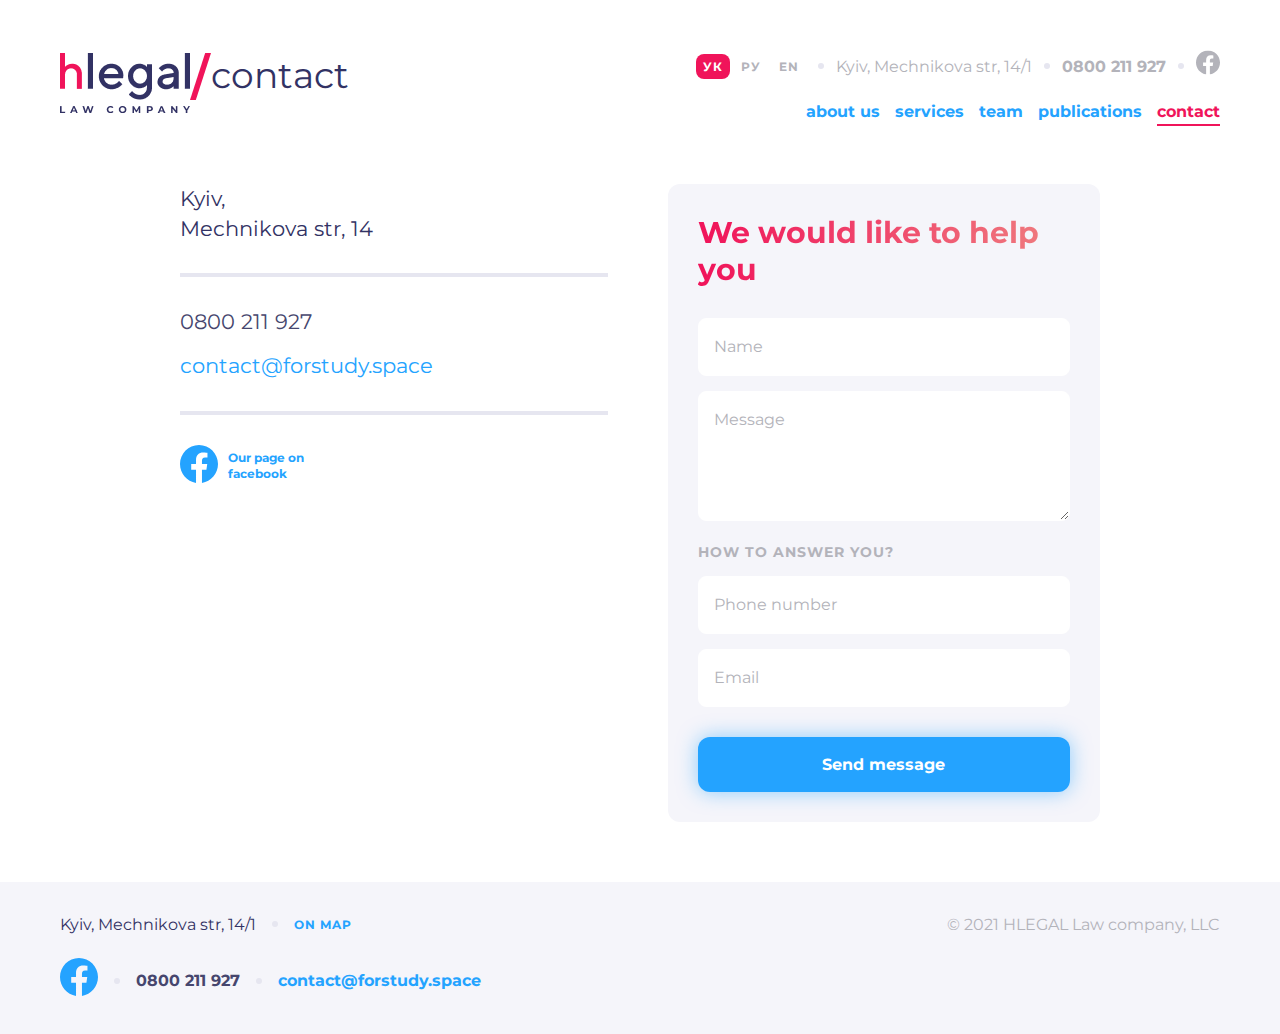
<file: html/contact.html>
<!DOCTYPE html>
<html lang="en">
  <head>
    <meta charset="UTF-8" />
    <meta name="viewport" content="width=device-width, initial-scale=1.0" />
    <title>Contact</title>
    <link rel="stylesheet" href="../fonts/fontsheet.css" />
    <link rel="stylesheet" href="../css/style.css" />
  </head>
  <body class="body">
    <header>
      <div class="container header">
        <div class="item-1">
          <a href="../index.html">
            <img class="logo" src="../img/header/Logo.png" alt="Logo" />
          </a>
          <svg
            class="slesh"
            xmlns="http://www.w3.org/2000/svg"
            width="21"
            height="47"
            viewBox="0 0 21 47"
            fill="none"
          >
            <path
              fill-rule="evenodd"
              clip-rule="evenodd"
              d="M15.1752 0H21L5.82482 47H0L15.1752 0Z"
              fill="#F0145A"
            />
          </svg>
          <span class="span-logo">contact</span>
        </div>
        <div class="item-2">
          <div class="lang-list">
            <form action="https://fom.in.ua/echo" method="post">
              <label>
                <input
                  type="radio"
                  name="lang"
                  id="uk"
                  value="УК"
                  class="lang-item"
                  checked
                />
                <span>УК</span>
              </label>
              <label>
                <input
                  type="radio"
                  name="lang"
                  id="ru"
                  value="РУ"
                  class="lang-item"
                />
                <span>РУ</span>
              </label>
              <label>
                <input
                  type="radio"
                  name="lang"
                  id="en"
                  value="EN"
                  class="lang-item"
                />
                <span>EN</span>
              </label>
            </form>
          </div>
          <span class="dot"></span>
          <p class="adress">Kyiv, Mechnikova str, 14/1</p>
          <span class="dot"></span>
          <a class="tel" href="tel:+0800211927">0800 211 927</a>
          <span class="dot"></span>
          <a href="https://www.facebook.com/" target="_blank"
            ><svg
              class="facebook"
              xmlns="http://www.w3.org/2000/svg"
              width="24"
              height="25"
              viewBox="0 0 24 25"
              fill="none"
            >
              <g clip-path="url(#clip0_22721_6715)">
                <path
                  d="M24 12.5733C24 5.90541 18.6274 0.5 12 0.5C5.37258 0.5 0 5.90541 0 12.5733C0 18.5995 4.38823 23.5943 10.125 24.5V16.0633H7.07813V12.5733H10.125V9.91343C10.125 6.88755 11.9165 5.21615 14.6576 5.21615C15.9705 5.21615 17.3438 5.45195 17.3438 5.45195V8.42313H15.8306C14.3399 8.42313 13.875 9.35379 13.875 10.3086V12.5733H17.2031L16.6711 16.0633H13.875V24.5C19.6118 23.5943 24 18.5995 24 12.5733Z"
                  fill="#B3B3BA"
                />
              </g>
              <defs>
                <clipPath id="clip0_22721_6715">
                  <rect
                    width="24"
                    height="24"
                    fill="white"
                    transform="translate(0 0.5)"
                  />
                </clipPath>
              </defs>
            </svg>
          </a>
        </div>
        <button class="burger">
          <svg
            xmlns="http://www.w3.org/2000/svg"
            width="32"
            height="32"
            viewBox="0 0 32 32"
            fill="none"
          >
            <rect width="32" height="32" rx="8" fill="#E6E6F0" />
            <path d="M7 10H25" stroke="#323264" stroke-width="2" />
            <path d="M7 16H25" stroke="#323264" stroke-width="2" />
            <path d="M7 22H25" stroke="#323264" stroke-width="2" />
          </svg>
        </button>
        <nav class="nav-wrap">
          <button class="close">
            <svg
              xmlns="http://www.w3.org/2000/svg"
              width="32"
              height="32"
              viewBox="0 0 32 32"
              fill="none"
            >
              <path d="M7 7L25 25" stroke="#EC6F5D" stroke-width="2" />
              <path d="M25 7L7 25" stroke="#EC6F5D" stroke-width="2" />
            </svg>
          </button>
          <ul class="item-3">
            <li><a class="menu-item" href="./about-us.html">about us</a></li>
            <li><a class="menu-item" href="./services.html">services</a></li>
            <li>
              <a class="menu-item" href="team.html">team</a>
            </li>
            <li>
              <a class="menu-item" href="publications.html">publications</a>
            </li>
            <li>
              <a class="menu-item active Current-page" href="#">contact</a>
            </li>
          </ul>
        </nav>
      </div>
    </header>
    <main>
      <div class="container-small">
        <div class="flex justify-between gap-60 contact-wrap">
          <div class="contact-info">
            <p class="contact-adress">
              Kyiv, <br />
              Mechnikova str, 14
            </p>
            <hr class="horizont-line" />
            <a class="contact-tel" href="tel:+0800211927">0800 211 927</a>
            <a class="contact-mail" href="mailto:contact@forstudy.space"
              >contact@forstudy.space</a
            >
            <hr class="horizont-line" />
            <div class="contact-social">
              <a href="https://www.facebook.com/" target="_blank">
                <svg
                  xmlns="http://www.w3.org/2000/svg"
                  width="38"
                  height="38"
                  viewBox="0 0 38 38"
                  fill="none"
                >
                  <g clip-path="url(#clip0_22724_6547)">
                    <path
                      d="M38 19.1161C38 8.55857 29.4934 0 19 0C8.50658 0 0 8.55857 0 19.1161C0 28.6575 6.94803 36.5659 16.0312 38V24.6419H11.207V19.1161H16.0312V14.9046C16.0312 10.1136 18.8678 7.46723 23.2078 7.46723C25.2866 7.46723 27.4609 7.84059 27.4609 7.84059V12.545H25.0651C22.7048 12.545 21.9688 14.0185 21.9688 15.5302V19.1161H27.2383L26.3959 24.6419H21.9688V38C31.052 36.5659 38 28.6575 38 19.1161Z"
                      fill="#24A3FF"
                    />
                  </g>
                  <defs>
                    <clipPath id="clip0_22724_6547">
                      <rect width="38" height="38" fill="white" />
                    </clipPath>
                  </defs>
                </svg>
              </a>
              <p class="contact-descript">Our page on facebook</p>
            </div>
          </div>
          <div class="contact-wrapper-form">
            <form class="contact-inner-wrapper" action="#">
              <h3 class="form-title">We would like to help you</h3>
              <label for="name"></label>
              <input
                class="form-name"
                id="name"
                type="text"
                placeholder="Name"
              />
              <br />
              <label for="massage"></label>
              <textarea
                class="form-massage"
                id="massage"
                placeholder="Message"
              ></textarea>

              <h3 class="form-text">How to answer you?</h3>
              <label for="phone"></label>
              <input
                class="form-phone"
                type="number"
                placeholder="Phone number"
                id="phone"
              />
              <br />
              <label for="mail"></label>
              <input
                class="form-mail"
                type="email"
                placeholder="Email"
                name="mail"
                id="mail"
              />
              <br />
              <button class="form-btn" type="submit">Send message</button>
            </form>
          </div>
        </div>
      </div>
    </main>
    <footer class="footer">
      <div class="container flex justify-between footer-wrap">
        <div class="footer-right">
          <div class="adress-wrap">
            <p class="footer-adress">Kyiv, Mechnikova str, 14/1</p>
            <span class="dot"></span>
            <a
              target="_blank"
              class="footer-map"
              href="https://maps.app.goo.gl/xznnZyDuD4fv7TTCA"
              >On map</a
            >
          </div>
          <div class="social-map">
            <a
              class="footer-facebook"
              href="https://www.facebook.com/"
              target="_blank"
            >
              <svg
                xmlns="http://www.w3.org/2000/svg"
                width="38"
                height="38"
                viewBox="0 0 38 38"
                fill="none"
              >
                <g clip-path="url(#clip0_126866_2616)">
                  <path
                    d="M38 19.1161C38 8.55857 29.4934 0 19 0C8.50658 0 0 8.55857 0 19.1161C0 28.6575 6.94803 36.5659 16.0312 38V24.6419H11.207V19.1161H16.0312V14.9046C16.0312 10.1136 18.8678 7.46723 23.2078 7.46723C25.2866 7.46723 27.4609 7.84059 27.4609 7.84059V12.545H25.0651C22.7048 12.545 21.9688 14.0185 21.9688 15.5302V19.1161H27.2383L26.3959 24.6419H21.9688V38C31.052 36.5659 38 28.6575 38 19.1161Z"
                    fill="#24A3FF"
                  />
                </g>
                <defs>
                  <clipPath id="clip0_126866_2616">
                    <rect width="38" height="38" fill="white" />
                  </clipPath>
                </defs>
              </svg>
            </a>
            <span class="dot"></span>
            <a class="footer-tel" href="tel:+0800211927">0800 211 927</a>
            <span class="dot"></span>
            <a class="footer-mail" href="mailto:contact@forstudy.space"
              >contact@forstudy.space</a
            >
          </div>
        </div>
        <p class="copy">© 2021 HLEGAL Law company, LLC</p>
      </div>
    </footer>

    <script src="../js/jquery-3.7.1.js"></script>
    <script src="../js/script.js"></script>
  </body>
</html>
</file>
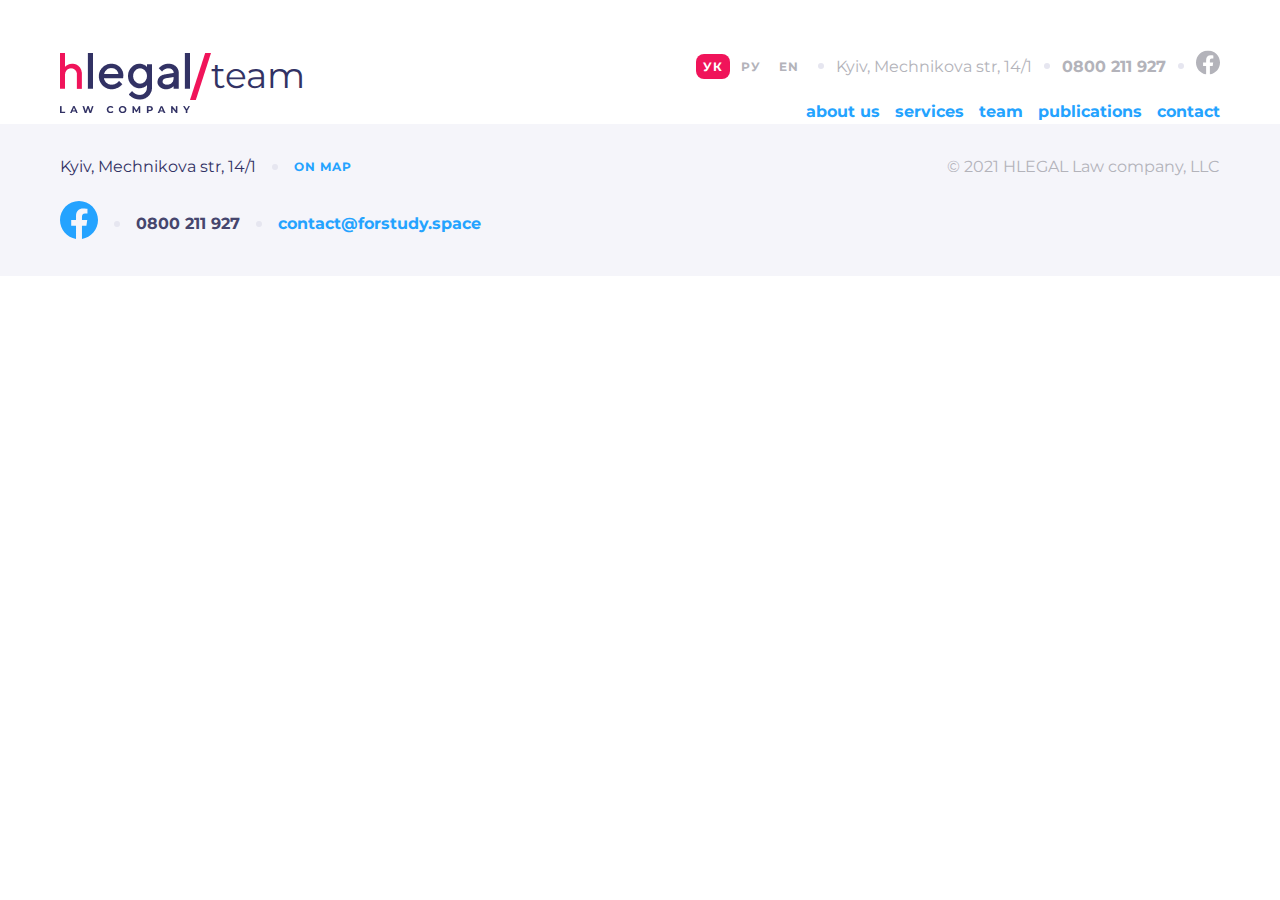
<file: html/homepage.html>
<!DOCTYPE html>
<html lang="en">
  <head>
    <meta charset="UTF-8" />
    <meta name="viewport" content="width=device-width, initial-scale=1.0" />
    <title>Team</title>
    <link rel="stylesheet" href="../fonts/fontsheet.css" />
    <link rel="stylesheet" href="../css/style.css" />
  </head>
  <body>
    <header>
      <div class="container header">
        <div class="item-1">
          <a href="../index.html">
            <img class="logo" src="../img/header/Logo.png" alt="Logo" />
          </a>
          <svg
            class="slesh"
            xmlns="http://www.w3.org/2000/svg"
            width="21"
            height="47"
            viewBox="0 0 21 47"
            fill="none"
          >
            <path
              fill-rule="evenodd"
              clip-rule="evenodd"
              d="M15.1752 0H21L5.82482 47H0L15.1752 0Z"
              fill="#F0145A"
            />
          </svg>
          <span class="span-logo">team</span>
        </div>
        <div class="item-2">
          <div class="lang-list">
            <form action="https://fom.in.ua/echo" method="post">
              <label>
                <input
                  type="radio"
                  name="lang"
                  id="uk"
                  value="УК"
                  class="lang-item"
                  checked
                />
                <span>УК</span>
              </label>
              <label>
                <input
                  type="radio"
                  name="lang"
                  id="ru"
                  value="РУ"
                  class="lang-item"
                />
                <span>РУ</span>
              </label>
              <label>
                <input
                  type="radio"
                  name="lang"
                  id="en"
                  value="EN"
                  class="lang-item"
                />
                <span>EN</span>
              </label>
            </form>
          </div>
          <span class="dot"></span>
          <p class="adress">Kyiv, Mechnikova str, 14/1</p>
          <span class="dot"></span>
          <a class="tel" href="tel:+0800211927">0800 211 927</a>
          <span class="dot"></span>
          <a href="https://www.facebook.com/" target="_blank"
            ><svg
              class="facebook"
              xmlns="http://www.w3.org/2000/svg"
              width="24"
              height="25"
              viewBox="0 0 24 25"
              fill="none"
            >
              <g clip-path="url(#clip0_22721_6715)">
                <path
                  d="M24 12.5733C24 5.90541 18.6274 0.5 12 0.5C5.37258 0.5 0 5.90541 0 12.5733C0 18.5995 4.38823 23.5943 10.125 24.5V16.0633H7.07813V12.5733H10.125V9.91343C10.125 6.88755 11.9165 5.21615 14.6576 5.21615C15.9705 5.21615 17.3438 5.45195 17.3438 5.45195V8.42313H15.8306C14.3399 8.42313 13.875 9.35379 13.875 10.3086V12.5733H17.2031L16.6711 16.0633H13.875V24.5C19.6118 23.5943 24 18.5995 24 12.5733Z"
                  fill="#B3B3BA"
                />
              </g>
              <defs>
                <clipPath id="clip0_22721_6715">
                  <rect
                    width="24"
                    height="24"
                    fill="white"
                    transform="translate(0 0.5)"
                  />
                </clipPath>
              </defs>
            </svg>
          </a>
        </div>
        <button class="burger">
          <svg
            xmlns="http://www.w3.org/2000/svg"
            width="32"
            height="32"
            viewBox="0 0 32 32"
            fill="none"
          >
            <rect width="32" height="32" rx="8" fill="#E6E6F0" />
            <path d="M7 10H25" stroke="#323264" stroke-width="2" />
            <path d="M7 16H25" stroke="#323264" stroke-width="2" />
            <path d="M7 22H25" stroke="#323264" stroke-width="2" />
          </svg>
        </button>
        <nav class="nav-wrap">
          <button class="close">
            <svg
              xmlns="http://www.w3.org/2000/svg"
              width="32"
              height="32"
              viewBox="0 0 32 32"
              fill="none"
            >
              <path d="M7 7L25 25" stroke="#EC6F5D" stroke-width="2" />
              <path d="M25 7L7 25" stroke="#EC6F5D" stroke-width="2" />
            </svg>
          </button>
          <ul class="item-3">
            <li><a class="menu-item" href="about-us.html">about us</a></li>
            <li><a class="menu-item" href="services.html">services</a></li>
            <li><a class="menu-item" href="team.html">team</a></li>
            <li>
              <a class="menu-item" href="publications.html">publications</a>
            </li>
            <li>
              <a class="menu-item" href="contact.html">contact</a>
            </li>
          </ul>
        </nav>
      </div>
    </header>
    <main></main>
    <footer class="footer">
      <div class="container flex justify-between footer-wrap">
        <div class="footer-right">
          <div class="adress-wrap">
            <p class="footer-adress">Kyiv, Mechnikova str, 14/1</p>
            <span class="dot"></span>
            <a
              target="_blank"
              class="footer-map"
              href="https://maps.app.goo.gl/xznnZyDuD4fv7TTCA"
              >On map</a
            >
          </div>
          <div class="social-map">
            <a
              class="footer-facebook"
              href="https://www.facebook.com/"
              target="_blank"
            >
              <svg
                xmlns="http://www.w3.org/2000/svg"
                width="38"
                height="38"
                viewBox="0 0 38 38"
                fill="none"
              >
                <g clip-path="url(#clip0_126866_2616)">
                  <path
                    d="M38 19.1161C38 8.55857 29.4934 0 19 0C8.50658 0 0 8.55857 0 19.1161C0 28.6575 6.94803 36.5659 16.0312 38V24.6419H11.207V19.1161H16.0312V14.9046C16.0312 10.1136 18.8678 7.46723 23.2078 7.46723C25.2866 7.46723 27.4609 7.84059 27.4609 7.84059V12.545H25.0651C22.7048 12.545 21.9688 14.0185 21.9688 15.5302V19.1161H27.2383L26.3959 24.6419H21.9688V38C31.052 36.5659 38 28.6575 38 19.1161Z"
                    fill="#24A3FF"
                  />
                </g>
                <defs>
                  <clipPath id="clip0_126866_2616">
                    <rect width="38" height="38" fill="white" />
                  </clipPath>
                </defs>
              </svg>
            </a>
            <span class="dot"></span>
            <a class="footer-tel" href="tel:+0800211927">0800 211 927</a>
            <span class="dot"></span>
            <a class="footer-mail" href="mailto:contact@forstudy.space"
              >contact@forstudy.space</a
            >
          </div>
        </div>
        <p class="copy">© 2021 HLEGAL Law company, LLC</p>
      </div>
    </footer>

    <script src="../js/jquery-3.7.1.min.js"></script>
    <script src="../js/script.js"></script>
  </body>
</html>
</file>
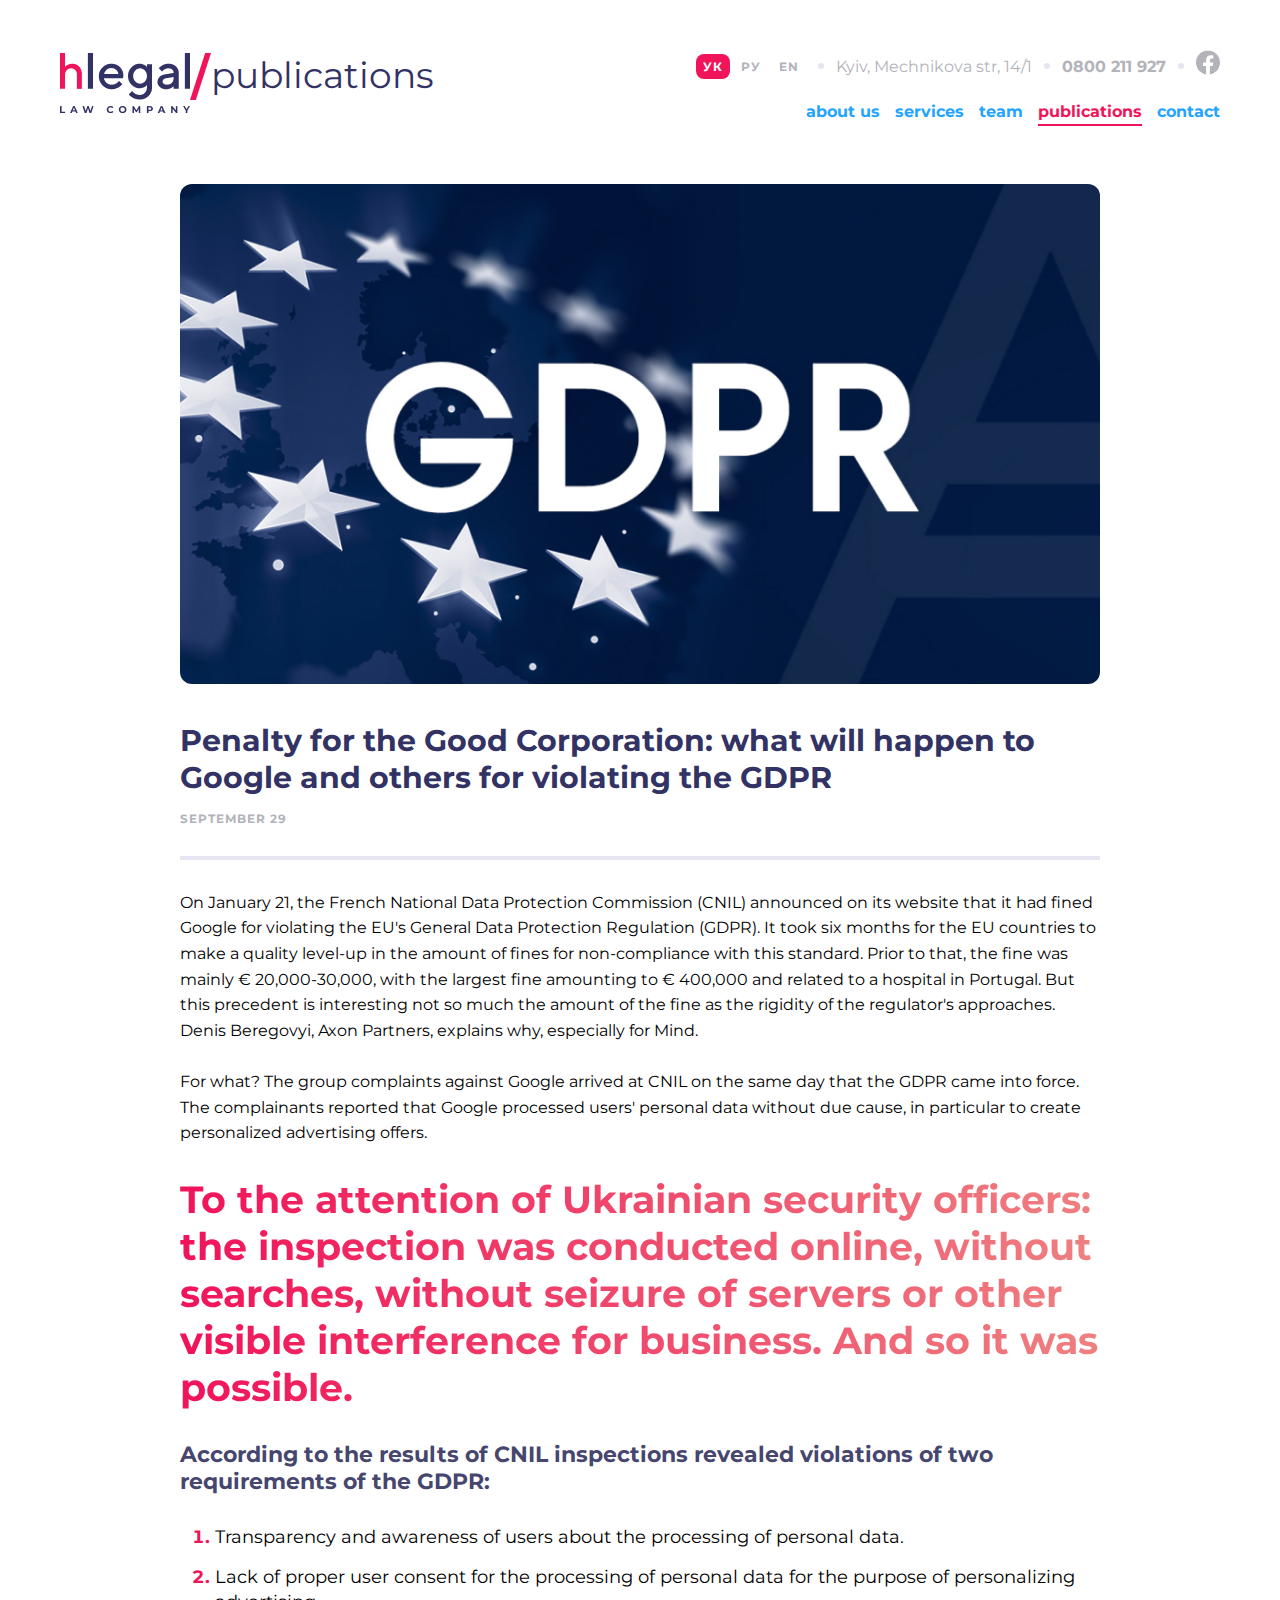
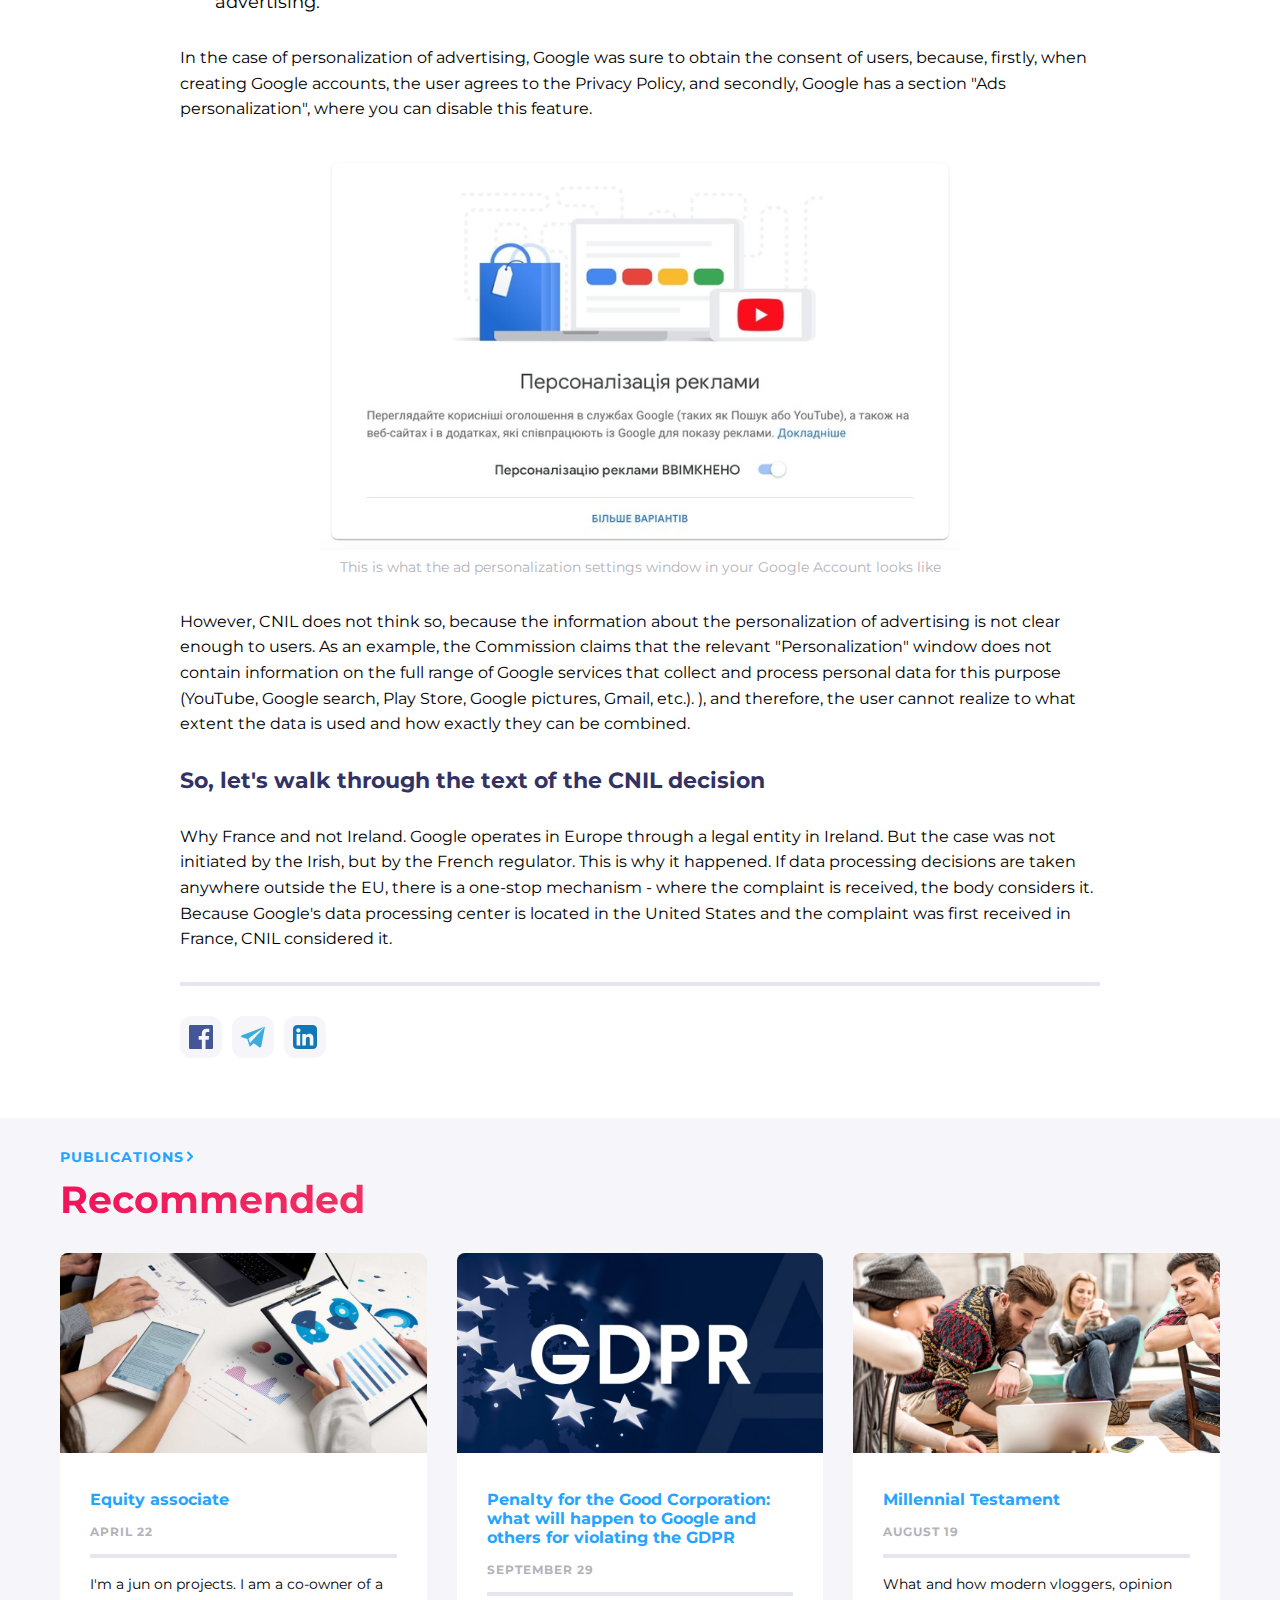
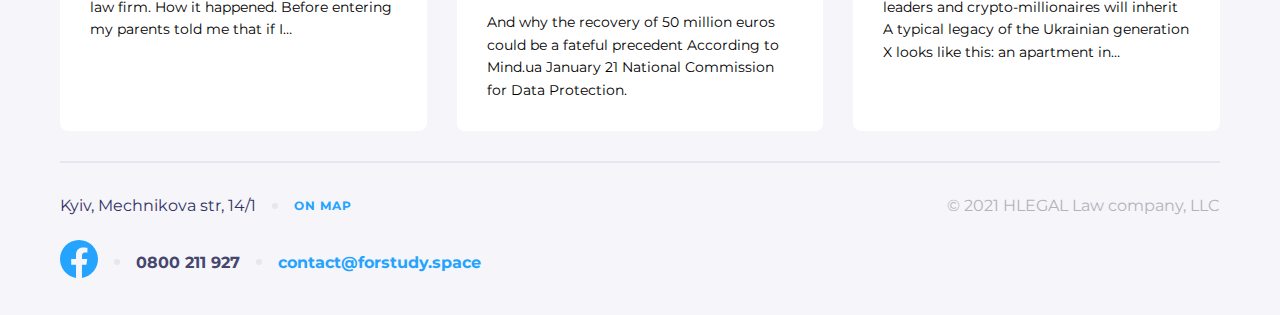
<file: html/publication-entry.html>
<!DOCTYPE html>
<html lang="en">
  <head>
    <meta charset="UTF-8" />
    <meta name="viewport" content="width=device-width, initial-scale=1.0" />
    <title>Publications</title>
    <link rel="stylesheet" href="../fonts/fontsheet.css" />
    <link rel="stylesheet" href="../css/style.css" />
  </head>
  <body>
    <header>
      <div class="container header">
        <div class="item-1">
          <a href="../index.html">
            <img class="logo" src="../img/header/Logo.png" alt="Logo" />
          </a>
          <svg
            class="slesh"
            xmlns="http://www.w3.org/2000/svg"
            width="21"
            height="47"
            viewBox="0 0 21 47"
            fill="none"
          >
            <path
              fill-rule="evenodd"
              clip-rule="evenodd"
              d="M15.1752 0H21L5.82482 47H0L15.1752 0Z"
              fill="#F0145A"
            />
          </svg>
          <span class="span-logo">publications</span>
        </div>
        <div class="item-2">
          <div class="lang-list">
            <form action="https://fom.in.ua/echo" method="post">
              <label>
                <input
                  type="radio"
                  name="lang"
                  id="uk"
                  value="УК"
                  class="lang-item"
                  checked
                />
                <span>УК</span>
              </label>
              <label>
                <input
                  type="radio"
                  name="lang"
                  id="ru"
                  value="РУ"
                  class="lang-item"
                />
                <span>РУ</span>
              </label>
              <label>
                <input
                  type="radio"
                  name="lang"
                  id="en"
                  value="EN"
                  class="lang-item"
                />
                <span>EN</span>
              </label>
            </form>
          </div>
          <span class="dot"></span>
          <p class="adress">Kyiv, Mechnikova str, 14/1</p>
          <span class="dot"></span>
          <a class="tel" href="tel:+0800211927">0800 211 927</a>
          <span class="dot"></span>
          <a href="https://www.facebook.com/" target="_blank"
            ><svg
              class="facebook"
              xmlns="http://www.w3.org/2000/svg"
              width="24"
              height="25"
              viewBox="0 0 24 25"
              fill="none"
            >
              <g clip-path="url(#clip0_22721_6715)">
                <path
                  d="M24 12.5733C24 5.90541 18.6274 0.5 12 0.5C5.37258 0.5 0 5.90541 0 12.5733C0 18.5995 4.38823 23.5943 10.125 24.5V16.0633H7.07813V12.5733H10.125V9.91343C10.125 6.88755 11.9165 5.21615 14.6576 5.21615C15.9705 5.21615 17.3438 5.45195 17.3438 5.45195V8.42313H15.8306C14.3399 8.42313 13.875 9.35379 13.875 10.3086V12.5733H17.2031L16.6711 16.0633H13.875V24.5C19.6118 23.5943 24 18.5995 24 12.5733Z"
                  fill="#B3B3BA"
                />
              </g>
              <defs>
                <clipPath id="clip0_22721_6715">
                  <rect
                    width="24"
                    height="24"
                    fill="white"
                    transform="translate(0 0.5)"
                  />
                </clipPath>
              </defs>
            </svg>
          </a>
        </div>
        <button class="burger">
          <svg
            xmlns="http://www.w3.org/2000/svg"
            width="32"
            height="32"
            viewBox="0 0 32 32"
            fill="none"
          >
            <rect width="32" height="32" rx="8" fill="#E6E6F0" />
            <path d="M7 10H25" stroke="#323264" stroke-width="2" />
            <path d="M7 16H25" stroke="#323264" stroke-width="2" />
            <path d="M7 22H25" stroke="#323264" stroke-width="2" />
          </svg>
        </button>
        <nav class="nav-wrap">
          <button class="close">
            <svg
              xmlns="http://www.w3.org/2000/svg"
              width="32"
              height="32"
              viewBox="0 0 32 32"
              fill="none"
            >
              <path d="M7 7L25 25" stroke="#EC6F5D" stroke-width="2" />
              <path d="M25 7L7 25" stroke="#EC6F5D" stroke-width="2" />
            </svg>
          </button>
          <ul class="item-3">
            <li><a class="menu-item" href="about-us.html">about us</a></li>
            <li><a class="menu-item" href="services.html">services</a></li>
            <li><a class="menu-item" href="team.html">team</a></li>
            <li>
              <a class="menu-item active Current-page" href="#">publications</a>
            </li>
            <li>
              <a class="menu-item" href="contact.html">contact</a>
            </li>
          </ul>
        </nav>
      </div>
    </header>
    <main>
      <section>
        <div class="container-small">
          <div class="publications-entry-card">
            <img
              class="publications-entry-foto"
              src="../img/publications/Publication-2.jpg"
              alt="Publication-2"
            />
            <div>
              <h2 href="#" class="publications-entry-headline">
                Penalty for the Good Corporation: what will happen to Google and
                others for violating the GDPR
              </h2>
              <p class="publications-entry-date">September 29</p>
              <div class="publications-entry-item">
                <p>
                  On January 21, the French National Data Protection Commission
                  (CNIL) announced on its website that it had fined Google for
                  violating the EU's General Data Protection Regulation (GDPR).
                  It took six months for the EU countries to make a quality
                  level-up in the amount of fines for non-compliance with this
                  standard. Prior to that, the fine was mainly € 20,000-30,000,
                  with the largest fine amounting to € 400,000 and related to a
                  hospital in Portugal. But this precedent is interesting not so
                  much the amount of the fine as the rigidity of the regulator's
                  approaches. Denis Beregovyi, Axon Partners, explains why,
                  especially for Mind. <br />
                  <br />
                  For what? The group complaints against Google arrived at CNIL
                  on the same day that the GDPR came into force. The
                  complainants reported that Google processed users' personal
                  data without due cause, in particular to create personalized
                  advertising offers.
                </p>
                <h3 class="publications-entry-gradient">
                  To the attention of Ukrainian security officers: the
                  inspection was conducted online, without searches, without
                  seizure of servers or other visible interference for business.
                  And so it was possible.
                </h3>
                <h4 class="publications-entry-requirement">
                  According to the results of CNIL inspections revealed
                  violations of two requirements of the GDPR:
                </h4>
                <ol class="publications-entry-list">
                  <li class="publications-list-item">
                    Transparency and awareness of users about the processing of
                    personal data.
                  </li>
                  <li>
                    Lack of proper user consent for the processing of personal
                    data for the purpose of personalizing advertising.
                  </li>
                </ol>
                <p>
                  In the case of personalization of advertising, Google was sure
                  to obtain the consent of users, because, firstly, when
                  creating Google accounts, the user agrees to the Privacy
                  Policy, and secondly, Google has a section "Ads
                  personalization", where you can disable this feature.
                </p>
                <div class="publications-entry-img">
                  <img
                    src="../img/publications/entry-page/image-2.png"
                    alt="image-2"
                  />
                  <p>
                    This is what the ad personalization settings window in your
                    Google Account looks like
                  </p>
                </div>
                <p>
                  However, CNIL does not think so, because the information about
                  the personalization of advertising is not clear enough to
                  users. As an example, the Commission claims that the relevant
                  "Personalization" window does not contain information on the
                  full range of Google services that collect and process
                  personal data for this purpose (YouTube, Google search, Play
                  Store, Google pictures, Gmail, etc.). ), and therefore, the
                  user cannot realize to what extent the data is used and how
                  exactly they can be combined.
                </p>
                <p class="publications-entry-decision">
                  So, let's walk through the text of the CNIL decision
                </p>
                <p>
                  Why France and not Ireland. Google operates in Europe through
                  a legal entity in Ireland. But the case was not initiated by
                  the Irish, but by the French regulator. This is why it
                  happened. If data processing decisions are taken anywhere
                  outside the EU, there is a one-stop mechanism - where the
                  complaint is received, the body considers it. Because Google's
                  data processing center is located in the United States and the
                  complaint was first received in France, CNIL considered it.
                </p>
              </div>

              <div class="publications-entry-social">
                <a href="https://uk-ua.facebook.com/" target="_blank"
                  ><svg
                    xmlns="http://www.w3.org/2000/svg"
                    width="24"
                    height="24"
                    viewBox="0 0 24 24"
                    fill="none"
                  >
                    <g clip-path="url(#clip0_22724_9562)">
                      <path
                        d="M22.6755 0H1.3245C0.5925 0 0 0.5925 0 1.3245V22.6755C0 23.4075 0.5925 24 1.3245 24H12.819V14.706H9.69V11.085H12.819V8.4105C12.819 5.3115 14.712 3.6255 17.478 3.6255C18.8025 3.6255 19.941 3.7215 20.2725 3.7665V7.0065H18.3525C16.8525 7.0065 16.56 7.7265 16.56 8.7765V11.0865H20.145L19.68 14.7165H16.56V24H22.6755C23.4075 24 24 23.4075 24 22.6755V1.3245C24 0.5925 23.4075 0 22.6755 0Z"
                        fill="#435695"
                      />
                    </g>
                    <defs>
                      <clipPath id="clip0_22724_9562">
                        <rect width="24" height="24" fill="white" />
                      </clipPath>
                    </defs>
                  </svg>
                </a>
                <a href="#" target="_blank">
                  <svg
                    xmlns="http://www.w3.org/2000/svg"
                    width="24"
                    height="24"
                    viewBox="0 0 24 24"
                    fill="none"
                  >
                    <path
                      d="M9 17.9414L7.5 13.4414L24 1.44141L0.932997 10.3124C0.932997 10.3124 -0.0750025 10.6574 0.00449746 11.2949C0.0839975 11.9324 0.907497 12.2234 0.907497 12.2234L6.27 14.0279L8.7 21.7589L12.813 18.1424L12.8025 18.1349L18.213 22.2839C19.6725 22.9214 20.2035 21.5939 20.2035 21.5939L24 1.44141L9 17.9414Z"
                      fill="#3CACDC"
                    />
                  </svg>
                </a>
                <a href="https://www.linkedin.com/" target="_blank">
                  <svg
                    xmlns="http://www.w3.org/2000/svg"
                    width="24"
                    height="24"
                    viewBox="0 0 24 24"
                    fill="none"
                  >
                    <g clip-path="url(#clip0_22724_9572)">
                      <path
                        d="M3.6 9H7.2V20.4H3.6V9ZM5.4 3.3C6.6 3.3 7.5 4.2 7.5 5.4C7.35 6.45 6.45 7.5 5.4 7.5C4.2 7.5 3.3 6.45 3.3 5.4C3.3 4.2 4.2 3.3 5.4 3.3ZM9.3 9H12.75V10.5C13.5 9.3 14.85 8.7 16.2 8.7C19.8 8.7 20.4 11.1 20.4 14.1V20.4H16.8V14.85C16.8 13.5 16.8 11.85 15 11.85C13.2 11.85 12.9 13.35 12.9 14.85V20.55H9.3V9ZM19.5 0H4.5C1.5 0 0 1.5 0 4.5V19.5C0 22.5 1.5 24 4.5 24H19.5C22.5 24 24 22.5 24 19.5V4.5C24 1.5 22.5 0 19.5 0Z"
                        fill="#1178B3"
                      />
                    </g>
                    <defs>
                      <clipPath id="clip0_22724_9572">
                        <rect width="24" height="24" fill="white" />
                      </clipPath>
                    </defs>
                  </svg>
                </a>
              </div>
            </div>
          </div>
        </div>
      </section>
      <section class="publications">
        <div class="container">
          <a href="publications.html" class="publications-link"
            >Publications<svg
              xmlns="http://www.w3.org/2000/svg"
              width="12"
              height="13"
              viewBox="0 0 12 13"
              fill="none"
            >
              <path d="M3.5 2L8 6.5L3.5 11" stroke="#24A3FF" stroke-width="2" />
            </svg>
          </a>
          <h2 class="publications-title">Recommended</h2>
          <div class="publications-wrap">
            <div class="publications-card grid-item1">
              <img
                class="publications-foto"
                src="../img/publications/Publication-1.jpg"
                alt="Publication-1"
              />
              <div class="publications-item">
                <a href="#" class="publications-headline">Equity associate</a>
                <p class="publications-date">April 22</p>
                <p class="publications-text">
                  I'm a jun on projects. I am a co-owner of a law firm. How it
                  happened. Before entering my parents told me that if I…
                </p>
              </div>
            </div>
            <div class="publications-card grid-item2">
              <img
                class="publications-foto"
                src="../img/publications/Publication-2.jpg"
                alt="Publication-2"
              />
              <div class="publications-item">
                <a href="#" class="publications-headline">
                  Penalty for the Good Corporation: what will happen to Google
                  and others for violating the GDPR
                </a>
                <p class="publications-date">September 29</p>
                <p class="publications-text">
                  And why the recovery of 50 million euros could be a fateful
                  precedent According to Mind.ua January 21 National Commission
                  for Data Protection.
                </p>
              </div>
            </div>
            <div class="publications-card grid-item3">
              <img
                class="publications-foto"
                src="../img/publications/Publication-3.jpg"
                alt="Publication-3"
              />
              <div class="publications-item">
                <a href="#" class="publications-headline"
                  >Millennial Testament</a
                >
                <p class="publications-date">August 19</p>
                <p class="publications-text">
                  What and how modern vloggers, opinion leaders and
                  crypto-millionaires will inherit A typical legacy of the
                  Ukrainian generation X looks like this: an apartment in…
                </p>
              </div>
            </div>
          </div>
        </div>
      </section>
    </main>
    <footer class="footer">
      <div class="container flex justify-between footer-wrap">
        <div class="footer-right">
          <div class="adress-wrap">
            <p class="footer-adress">Kyiv, Mechnikova str, 14/1</p>
            <span class="dot"></span>
            <a
              target="_blank"
              class="footer-map"
              href="https://maps.app.goo.gl/xznnZyDuD4fv7TTCA"
              >On map</a
            >
          </div>
          <div class="social-map">
            <a
              class="footer-facebook"
              href="https://www.facebook.com/"
              target="_blank"
            >
              <svg
                xmlns="http://www.w3.org/2000/svg"
                width="38"
                height="38"
                viewBox="0 0 38 38"
                fill="none"
              >
                <g clip-path="url(#clip0_126866_2616)">
                  <path
                    d="M38 19.1161C38 8.55857 29.4934 0 19 0C8.50658 0 0 8.55857 0 19.1161C0 28.6575 6.94803 36.5659 16.0312 38V24.6419H11.207V19.1161H16.0312V14.9046C16.0312 10.1136 18.8678 7.46723 23.2078 7.46723C25.2866 7.46723 27.4609 7.84059 27.4609 7.84059V12.545H25.0651C22.7048 12.545 21.9688 14.0185 21.9688 15.5302V19.1161H27.2383L26.3959 24.6419H21.9688V38C31.052 36.5659 38 28.6575 38 19.1161Z"
                    fill="#24A3FF"
                  />
                </g>
                <defs>
                  <clipPath id="clip0_126866_2616">
                    <rect width="38" height="38" fill="white" />
                  </clipPath>
                </defs>
              </svg>
            </a>
            <span class="dot"></span>
            <a class="footer-tel" href="tel:+0800211927">0800 211 927</a>
            <span class="dot"></span>
            <a class="footer-mail" href="mailto:contact@forstudy.space"
              >contact@forstudy.space</a
            >
          </div>
        </div>
        <p class="copy">© 2021 HLEGAL Law company, LLC</p>
      </div>
    </footer>

    <script src="../js/jquery-3.7.1.min.js"></script>
    <script src="../js/script.js"></script>
  </body>
</html>
</file>
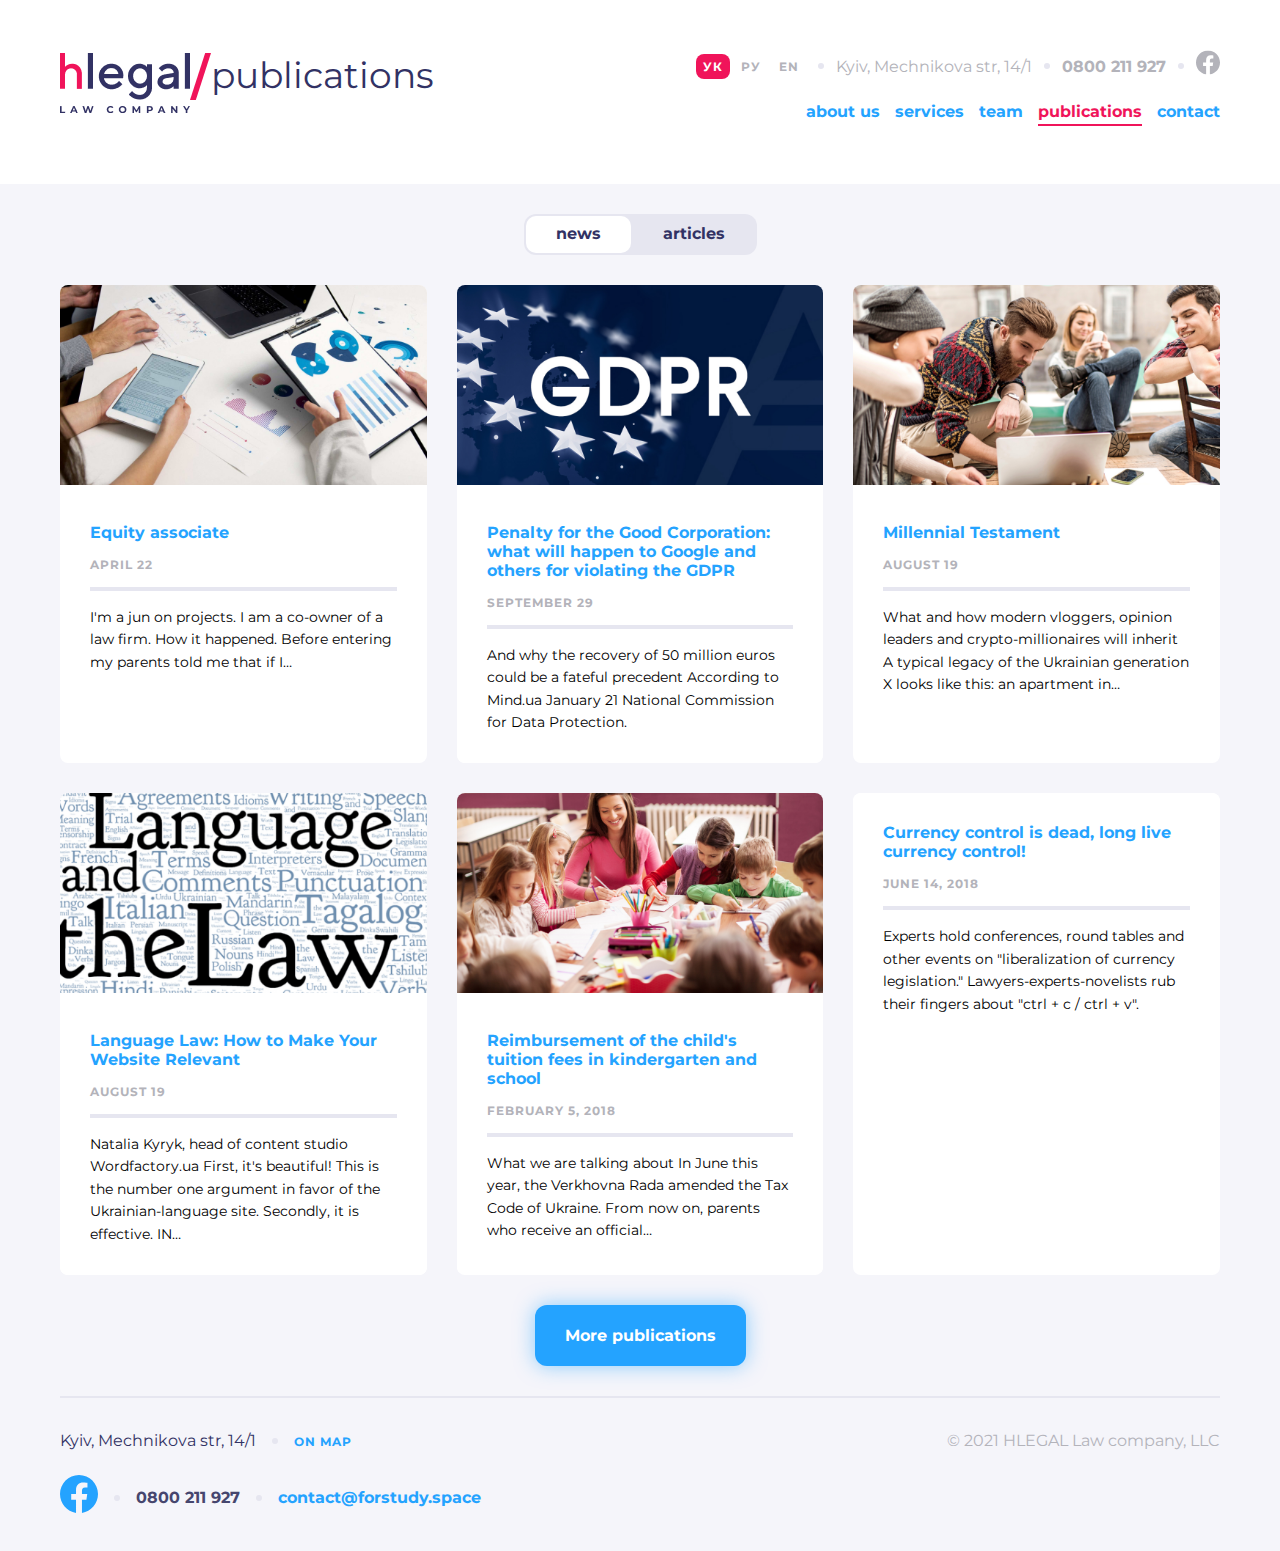
<file: html/publications.html>
<!DOCTYPE html>
<html lang="en">
  <head>
    <meta charset="UTF-8" />
    <meta name="viewport" content="width=device-width, initial-scale=1.0" />
    <title>Publications</title>
    <link rel="stylesheet" href="../fonts/fontsheet.css" />
    <link rel="stylesheet" href="../css/style.css" />
  </head>
  <body>
    <header>
      <div class="container header">
        <div class="item-1">
          <a href="../index.html">
            <img class="logo" src="../img/header/Logo.png" alt="Logo" />
          </a>
          <svg
            class="slesh"
            xmlns="http://www.w3.org/2000/svg"
            width="21"
            height="47"
            viewBox="0 0 21 47"
            fill="none"
          >
            <path
              fill-rule="evenodd"
              clip-rule="evenodd"
              d="M15.1752 0H21L5.82482 47H0L15.1752 0Z"
              fill="#F0145A"
            />
          </svg>
          <span class="span-logo">publications</span>
        </div>
        <div class="item-2">
          <div class="lang-list">
            <form action="https://fom.in.ua/echo" method="post">
              <label>
                <input
                  type="radio"
                  name="lang"
                  id="uk"
                  value="УК"
                  class="lang-item"
                  checked
                />
                <span>УК</span>
              </label>
              <label>
                <input
                  type="radio"
                  name="lang"
                  id="ru"
                  value="РУ"
                  class="lang-item"
                />
                <span>РУ</span>
              </label>
              <label>
                <input
                  type="radio"
                  name="lang"
                  id="en"
                  value="EN"
                  class="lang-item"
                />
                <span>EN</span>
              </label>
            </form>
          </div>
          <span class="dot"></span>
          <p class="adress">Kyiv, Mechnikova str, 14/1</p>
          <span class="dot"></span>
          <a class="tel" href="tel:+0800211927">0800 211 927</a>
          <span class="dot"></span>
          <a href="https://www.facebook.com/" target="_blank"
            ><svg
              class="facebook"
              xmlns="http://www.w3.org/2000/svg"
              width="24"
              height="25"
              viewBox="0 0 24 25"
              fill="none"
            >
              <g clip-path="url(#clip0_22721_6715)">
                <path
                  d="M24 12.5733C24 5.90541 18.6274 0.5 12 0.5C5.37258 0.5 0 5.90541 0 12.5733C0 18.5995 4.38823 23.5943 10.125 24.5V16.0633H7.07813V12.5733H10.125V9.91343C10.125 6.88755 11.9165 5.21615 14.6576 5.21615C15.9705 5.21615 17.3438 5.45195 17.3438 5.45195V8.42313H15.8306C14.3399 8.42313 13.875 9.35379 13.875 10.3086V12.5733H17.2031L16.6711 16.0633H13.875V24.5C19.6118 23.5943 24 18.5995 24 12.5733Z"
                  fill="#B3B3BA"
                />
              </g>
              <defs>
                <clipPath id="clip0_22721_6715">
                  <rect
                    width="24"
                    height="24"
                    fill="white"
                    transform="translate(0 0.5)"
                  />
                </clipPath>
              </defs>
            </svg>
          </a>
        </div>
        <button class="burger">
          <svg
            xmlns="http://www.w3.org/2000/svg"
            width="32"
            height="32"
            viewBox="0 0 32 32"
            fill="none"
          >
            <rect width="32" height="32" rx="8" fill="#E6E6F0" />
            <path d="M7 10H25" stroke="#323264" stroke-width="2" />
            <path d="M7 16H25" stroke="#323264" stroke-width="2" />
            <path d="M7 22H25" stroke="#323264" stroke-width="2" />
          </svg>
        </button>
        <nav class="nav-wrap">
          <button class="close">
            <svg
              xmlns="http://www.w3.org/2000/svg"
              width="32"
              height="32"
              viewBox="0 0 32 32"
              fill="none"
            >
              <path d="M7 7L25 25" stroke="#EC6F5D" stroke-width="2" />
              <path d="M25 7L7 25" stroke="#EC6F5D" stroke-width="2" />
            </svg>
          </button>
          <ul class="item-3">
            <li><a class="menu-item" href="about-us.html">about us</a></li>
            <li><a class="menu-item" href="services.html">services</a></li>
            <li><a class="menu-item" href="team.html">team</a></li>
            <li>
              <a class="menu-item active Current-page" href="#">publications</a>
            </li>
            <li>
              <a class="menu-item" href="contact.html">contact</a>
            </li>
          </ul>
        </nav>
      </div>
    </header>
    <main>
      <section class="publications mt-60">
        <div class="container">
          <div class="news-wrap">
            <div class="flex justify-between aling-center">
              <a href="./publication-entry.html" class="news-item-1">news</a>
              <a href="#" class="news-item-2">articles</a>
            </div>
          </div>
          <div class="publications-page-wrap">
            <div class="publications-card">
              <img
                class="publications-foto"
                src="../img/publications/Publication-1.jpg"
                alt="Publication-1"
              />
              <div class="publications-item">
                <a href="./publication-entry.html" class="publications-headline"
                  >Equity associate</a
                >
                <p class="publications-date">April 22</p>
                <p class="publications-text">
                  I'm a jun on projects. I am a co-owner of a law firm. How it
                  happened. Before entering my parents told me that if I…
                </p>
              </div>
            </div>
            <div class="publications-card">
              <img
                class="publications-foto"
                src="../img/publications/Publication-2.jpg"
                alt="Publication-2"
              />
              <div class="publications-item">
                <a
                  href="./publication-entry.html"
                  class="publications-headline"
                >
                  Penalty for the Good Corporation: what will happen to Google
                  and others for violating the GDPR
                </a>
                <p class="publications-date">September 29</p>
                <p class="publications-text">
                  And why the recovery of 50 million euros could be a fateful
                  precedent According to Mind.ua January 21 National Commission
                  for Data Protection.
                </p>
              </div>
            </div>
            <div class="publications-card">
              <img
                class="publications-foto"
                src="../img/publications/Publication-3.jpg"
                alt="Publication-3"
              />
              <div class="publications-item">
                <a href="./publication-entry.html" class="publications-headline"
                  >Millennial Testament</a
                >
                <p class="publications-date">August 19</p>
                <p class="publications-text">
                  What and how modern vloggers, opinion leaders and
                  crypto-millionaires will inherit A typical legacy of the
                  Ukrainian generation X looks like this: an apartment in…
                </p>
              </div>
            </div>
            <div class="publications-card">
              <img
                class="publications-foto"
                src="../img/publications/Publication-4.jpg"
                alt="Publication-4"
              />
              <div class="publications-item">
                <a
                  href="./publication-entry.html"
                  class="publications-headline"
                >
                  Language Law: How to Make Your Website Relevant
                </a>
                <p class="publications-date">August 19</p>
                <p class="publications-text">
                  Natalia Kyryk, head of content studio Wordfactory.ua First,
                  it's beautiful! This is the number one argument in favor of
                  the Ukrainian-language site. Secondly, it is effective. IN…
                </p>
              </div>
            </div>
            <div class="publications-card">
              <img
                class="publications-foto"
                src="../img/publications/Publication-5.jpg"
                alt="Publication-5"
              />
              <div class="publications-item">
                <a
                  href="./publication-entry.html"
                  class="publications-headline"
                >
                  Reimbursement of the child's tuition fees in kindergarten and
                  school
                </a>
                <p class="publications-date">February 5, 2018</p>
                <p class="publications-text">
                  What we are talking about In June this year, the Verkhovna
                  Rada amended the Tax Code of Ukraine. From now on, parents who
                  receive an official…
                </p>
              </div>
            </div>
            <div class="publications-card">
              <div class="publications-item">
                <a
                  href="./publication-entry.html"
                  class="publications-headline"
                >
                  Currency control is dead, long live currency control!
                </a>
                <p class="publications-date">June 14, 2018</p>
                <p class="publications-text">
                  Experts hold conferences, round tables and other events on
                  "liberalization of currency legislation."
                  Lawyers-experts-novelists rub their fingers about "ctrl + c /
                  ctrl + v".
                </p>
              </div>
            </div>
          </div>
          <div class="text-center">
            <a class="publications-btn">More publications</a>
          </div>
        </div>
      </section>
    </main>
    <footer class="footer">
      <div class="container flex justify-between footer-wrap">
        <div class="footer-right">
          <div class="adress-wrap">
            <p class="footer-adress">Kyiv, Mechnikova str, 14/1</p>
            <span class="dot"></span>
            <a
              target="_blank"
              class="footer-map"
              href="https://maps.app.goo.gl/xznnZyDuD4fv7TTCA"
              >On map</a
            >
          </div>
          <div class="social-map">
            <a
              class="footer-facebook"
              href="https://www.facebook.com/"
              target="_blank"
            >
              <svg
                xmlns="http://www.w3.org/2000/svg"
                width="38"
                height="38"
                viewBox="0 0 38 38"
                fill="none"
              >
                <g clip-path="url(#clip0_126866_2616)">
                  <path
                    d="M38 19.1161C38 8.55857 29.4934 0 19 0C8.50658 0 0 8.55857 0 19.1161C0 28.6575 6.94803 36.5659 16.0312 38V24.6419H11.207V19.1161H16.0312V14.9046C16.0312 10.1136 18.8678 7.46723 23.2078 7.46723C25.2866 7.46723 27.4609 7.84059 27.4609 7.84059V12.545H25.0651C22.7048 12.545 21.9688 14.0185 21.9688 15.5302V19.1161H27.2383L26.3959 24.6419H21.9688V38C31.052 36.5659 38 28.6575 38 19.1161Z"
                    fill="#24A3FF"
                  />
                </g>
                <defs>
                  <clipPath id="clip0_126866_2616">
                    <rect width="38" height="38" fill="white" />
                  </clipPath>
                </defs>
              </svg>
            </a>
            <span class="dot"></span>
            <a class="footer-tel" href="tel:+0800211927">0800 211 927</a>
            <span class="dot"></span>
            <a class="footer-mail" href="mailto:contact@forstudy.space"
              >contact@forstudy.space</a
            >
          </div>
        </div>
        <p class="copy">© 2021 HLEGAL Law company, LLC</p>
      </div>
    </footer>

    <script src="../js/jquery-3.7.1.min.js"></script>
    <script src="../js/script.js"></script>
  </body>
</html>
</file>
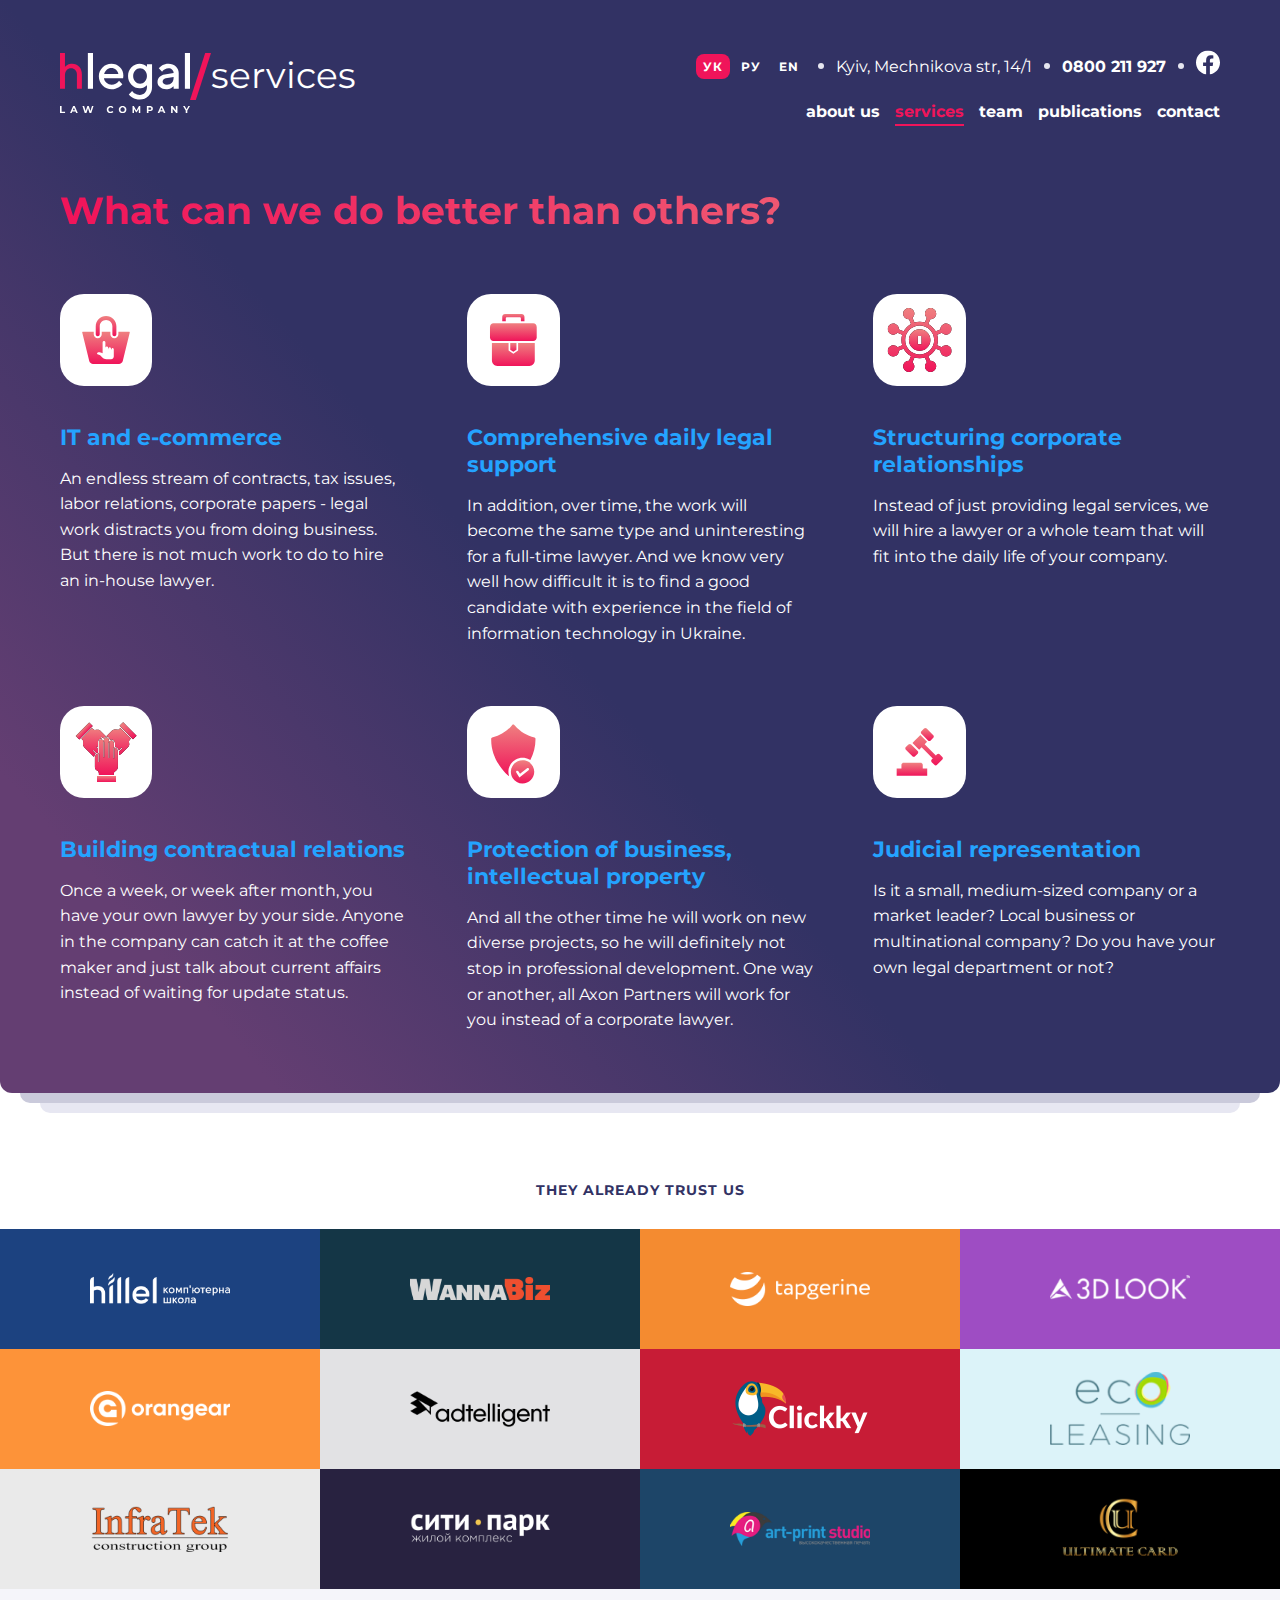
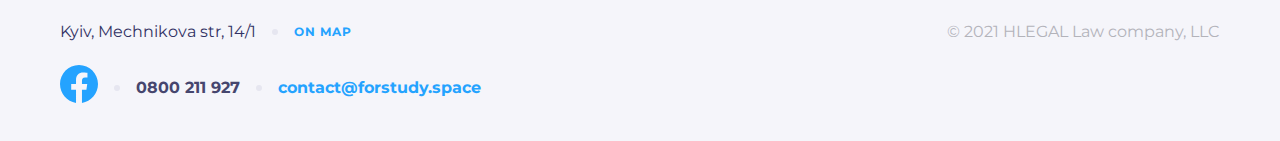
<file: html/services.html>
<!DOCTYPE html>
<html lang="en">
  <head>
    <meta charset="UTF-8" />
    <meta name="viewport" content="width=device-width, initial-scale=1.0" />
    <title>Services</title>
    <link rel="stylesheet" href="../assets/dist/assets/owl.carousel.min.css" />
    <link
      rel="stylesheet"
      href="../assets/dist/assets/owl.theme.default.min.css"
    />
    <link rel="stylesheet" href="../fonts/fontsheet.css" />
    <link rel="stylesheet" href="../css/style.css" />
  </head>
  <body>
    <header class="home">
      <div class="container header">
        <div class="item-1">
          <a href="../index.html">
            <img class="logo" src="../img/homepage/svg/Logo.svg" alt="Logo" />
          </a>
          <svg
            class="slesh"
            xmlns="http://www.w3.org/2000/svg"
            width="21"
            height="47"
            viewBox="0 0 21 47"
            fill="none"
          >
            <path
              fill-rule="evenodd"
              clip-rule="evenodd"
              d="M15.1752 0H21L5.82482 47H0L15.1752 0Z"
              fill="#F0145A"
            />
          </svg>
          <span class="span-logo-dark span-logo">services</span>
        </div>
        <div class="item-2 item-2-dark">
          <div class="lang-list white">
            <form action="https://fom.in.ua/echo" method="post">
              <label>
                <input
                  type="radio"
                  name="lang"
                  id="uk"
                  value="УК"
                  class="lang-item"
                  checked
                />
                <span>УК</span>
              </label>
              <label>
                <input
                  type="radio"
                  name="lang"
                  id="ru"
                  value="РУ"
                  class="lang-item"
                />
                <span>РУ</span>
              </label>
              <label>
                <input
                  type="radio"
                  name="lang"
                  id="en"
                  value="EN"
                  class="lang-item"
                />
                <span>EN</span>
              </label>
            </form>
          </div>
          <span class="dot"></span>
          <p class="adress">Kyiv, Mechnikova str, 14/1</p>
          <span class="dot"></span>
          <a class="tel" href="tel:+0800211927">0800 211 927</a>
          <span class="dot"></span>
          <a href="https://www.facebook.com/" target="_blank"
            ><svg
              class="facebook"
              xmlns="http://www.w3.org/2000/svg"
              width="24"
              height="25"
              viewBox="0 0 24 25"
              fill="none"
            >
              <g clip-path="url(#clip0_126958_740)">
                <path
                  d="M24 12.5733C24 5.90541 18.6274 0.5 12 0.5C5.37258 0.5 0 5.90541 0 12.5733C0 18.5995 4.38823 23.5943 10.125 24.5V16.0633H7.07813V12.5733H10.125V9.91343C10.125 6.88755 11.9165 5.21615 14.6576 5.21615C15.9705 5.21615 17.3438 5.45195 17.3438 5.45195V8.42313H15.8306C14.3399 8.42313 13.875 9.35379 13.875 10.3086V12.5733H17.2031L16.6711 16.0633H13.875V24.5C19.6118 23.5943 24 18.5995 24 12.5733Z"
                  fill="white"
                />
              </g>
              <defs>
                <clipPath id="clip0_126958_740">
                  <rect
                    width="24"
                    height="24"
                    fill="white"
                    transform="translate(0 0.5)"
                  />
                </clipPath>
              </defs>
            </svg>
          </a>
        </div>
        <button class="burger burger-dark">
          <svg
            xmlns="http://www.w3.org/2000/svg"
            width="32"
            height="32"
            viewBox="0 0 32 32"
            fill="none"
          >
            <rect width="32" height="32" rx="8" fill="#E6E6F0" />
            <path d="M7 10H25" stroke="#323264" stroke-width="2" />
            <path d="M7 16H25" stroke="#323264" stroke-width="2" />
            <path d="M7 22H25" stroke="#323264" stroke-width="2" />
          </svg>
        </button>
        <nav class="nav-wrap">
          <button class="close">
            <svg
              xmlns="http://www.w3.org/2000/svg"
              width="32"
              height="32"
              viewBox="0 0 32 32"
              fill="none"
            >
              <path d="M7 7L25 25" stroke="#EC6F5D" stroke-width="2" />
              <path d="M25 7L7 25" stroke="#EC6F5D" stroke-width="2" />
            </svg>
          </button>
          <ul class="item-3">
            <li><a class="menu-item" href="about-us.html">about us</a></li>
            <li>
              <a class="menu-item active Current-page" href="#">services</a>
            </li>
            <li>
              <a class="menu-item" href="./team.html">team</a>
            </li>
            <li>
              <a class="menu-item" href="publications.html">publications</a>
            </li>
            <li>
              <a class="menu-item" href="./contact.html">contact</a>
            </li>
          </ul>
        </nav>
      </div>
    </header>
    <main>
      <div class="bg-gradient">
        <section class="services-page">
          <div class="container">
            <h2 class="services-title">What can we do better than others?</h2>
            <div class="card-wrap services-wrap">
              <div class="card-item">
                <img
                  class="services-svg"
                  src="../img/homepage/services/Ecommerce.svg"
                  alt="Ecommerce"
                />
                <a href="servicesentry.html" class="card-title"
                  >IT and e-commerce</a
                >
                <p class="card-text">
                  An endless stream of contracts, tax issues, labor relations,
                  corporate papers - legal work distracts you from doing
                  business. But there is not much work to do to hire an in-house
                  lawyer.
                </p>
              </div>
              <div class="card-item">
                <img
                  class="services-svg"
                  src="../img/homepage/services/Support.svg"
                  alt="Support"
                />
                <a href="servicesentry.html" class="card-title"
                  >Comprehensive daily legal support</a
                >
                <p class="card-text">
                  In addition, over time, the work will become the same type and
                  uninteresting for a full-time lawyer. And we know very well
                  how difficult it is to find a good candidate with experience
                  in the field of information technology in Ukraine.
                </p>
              </div>
              <div class="card-item">
                <img
                  class="services-svg"
                  src="../img/homepage/services/Coprorate.svg"
                  alt="Coprorate"
                />
                <a href="servicesentry.html" class="card-title"
                  >Structuring corporate relationships</a
                >
                <p class="card-text">
                  Instead of just providing legal services, we will hire a
                  lawyer or a whole team that will fit into the daily life of
                  your company.
                </p>
              </div>
              <div class="card-item">
                <img
                  class="services-svg"
                  src="../img/homepage/services/Trust.svg"
                  alt="Trust"
                />
                <a href="servicesentry.html" class="card-title"
                  >Building contractual relations</a
                >
                <p class="card-text">
                  Once a week, or week after month, you have your own lawyer by
                  your side. Anyone in the company can catch it at the coffee
                  maker and just talk about current affairs instead of waiting
                  for update status.
                </p>
              </div>
              <div class="card-item">
                <img
                  class="services-svg"
                  src="../img/homepage/services/Protection.svg"
                  alt="Protection"
                />
                <a href="servicesentry.html" class="card-title">
                  Protection of business, intellectual property
                </a>
                <p class="card-text">
                  And all the other time he will work on new diverse projects,
                  so he will definitely not stop in professional development.
                  One way or another, all Axon Partners will work for you
                  instead of a corporate lawyer.
                </p>
              </div>
              <div class="card-item">
                <img
                  class="services-svg"
                  src="../img/homepage/services/Court.svg"
                  alt="Court"
                />
                <a href="servicesentry.html" class="card-title"
                  >Judicial representation</a
                >
                <p class="card-text">
                  Is it a small, medium-sized company or a market leader? Local
                  business or multinational company? Do you have your own legal
                  department or not?
                </p>
              </div>
            </div>
          </div>
        </section>
      </div>
      <div class="bg-gradient-shadow"></div>
      <section class="partners partners-servpage">
        <div class="container-partners">
          <h2 class="partners-title">They already trust us</h2>
          <div class="partners-wrap">
            <div class="block-hillel block-item">
              <a href="#"
                ><img
                  src="../img/homepage/partners/hillel.png"
                  alt="logoHillel"
              /></a>
            </div>
            <div class="block-WannaBiz block-item">
              <a href="#"
                ><img
                  src="../img/homepage/partners/wannabiz.png"
                  alt="logoWannaBiz"
              /></a>
            </div>
            <div class="block-Tapgerine block-item">
              <a href="#"
                ><img
                  src="../img/homepage/partners/tapgerine.png"
                  alt="logoTapgerine"
              /></a>
            </div>
            <div class="block-3dlook block-item">
              <a href="#"
                ><img
                  src="../img/homepage/partners/3dlook.png"
                  alt="logo3DLook"
              /></a>
            </div>
            <div class="block-orangear block-item">
              <a href="#"
                ><img
                  src="../img/homepage/partners/orangear.png"
                  alt="logoOrangear"
              /></a>
            </div>
            <div class="block-adtelligent block-item">
              <a href="#"
                ><img
                  src="../img/homepage/partners/adtelligent.png"
                  alt="logoAdtelligent"
              /></a>
            </div>
            <div class="block-clickky block-item">
              <a href="#"
                ><img
                  src="../img/homepage/partners/clickky.png"
                  alt="logoClickky"
              /></a>
            </div>
            <div class="block-Ecoleasing block-item">
              <a href="#"
                ><img
                  src="../img/homepage/partners/eco-leasing.png"
                  alt="logoEcoleasing"
              /></a>
            </div>
            <div class="block-ingratek block-item">
              <a href="#"
                ><img
                  src="../img/homepage/partners/ingratek.png"
                  alt="logoIngraTek"
              /></a>
            </div>
            <div class="block-Citypark block-item">
              <a href="#"
                ><img
                  src="../img/homepage/partners/city-par.png"
                  alt="logoCitypark"
              /></a>
            </div>
            <div class="block-Artprint block-item">
              <a href="#"
                ><img
                  src="../img/homepage/partners/artprint.png"
                  alt="logoArtprint"
              /></a>
            </div>
            <div class="block-Ultimatecard block-item">
              <a href="#"
                ><img
                  src="../img/homepage/partners/ultimatecard.png"
                  alt="logoUltimatecard"
              /></a>
            </div>
          </div>
        </div>
      </section>
    </main>
    <footer class="footer">
      <div class="container flex justify-between footer-wrap">
        <div class="footer-right">
          <div class="adress-wrap">
            <p class="footer-adress">Kyiv, Mechnikova str, 14/1</p>
            <span class="dot"></span>
            <a
              target="_blank"
              class="footer-map"
              href="https://maps.app.goo.gl/xznnZyDuD4fv7TTCA"
              >On map</a
            >
          </div>
          <div class="social-map">
            <a
              class="footer-facebook"
              href="https://www.facebook.com/"
              target="_blank"
            >
              <svg
                xmlns="http://www.w3.org/2000/svg"
                width="38"
                height="38"
                viewBox="0 0 38 38"
                fill="none"
              >
                <g clip-path="url(#clip0_126866_2616)">
                  <path
                    d="M38 19.1161C38 8.55857 29.4934 0 19 0C8.50658 0 0 8.55857 0 19.1161C0 28.6575 6.94803 36.5659 16.0312 38V24.6419H11.207V19.1161H16.0312V14.9046C16.0312 10.1136 18.8678 7.46723 23.2078 7.46723C25.2866 7.46723 27.4609 7.84059 27.4609 7.84059V12.545H25.0651C22.7048 12.545 21.9688 14.0185 21.9688 15.5302V19.1161H27.2383L26.3959 24.6419H21.9688V38C31.052 36.5659 38 28.6575 38 19.1161Z"
                    fill="#24A3FF"
                  />
                </g>
                <defs>
                  <clipPath id="clip0_126866_2616">
                    <rect width="38" height="38" fill="white" />
                  </clipPath>
                </defs>
              </svg>
            </a>
            <span class="dot"></span>
            <a class="footer-tel" href="tel:+0800211927">0800 211 927</a>
            <span class="dot"></span>
            <a class="footer-mail" href="mailto:contact@forstudy.space"
              >contact@forstudy.space</a
            >
          </div>
        </div>
        <p class="copy">© 2021 HLEGAL Law company, LLC</p>
      </div>
    </footer>

    <script src="../js/jquery-3.7.1.js"></script>
    <script src="../assets/dist/owl.carousel.min.js"></script>
    <script src="../js/script.js"></script>
  </body>
</html>
</file>
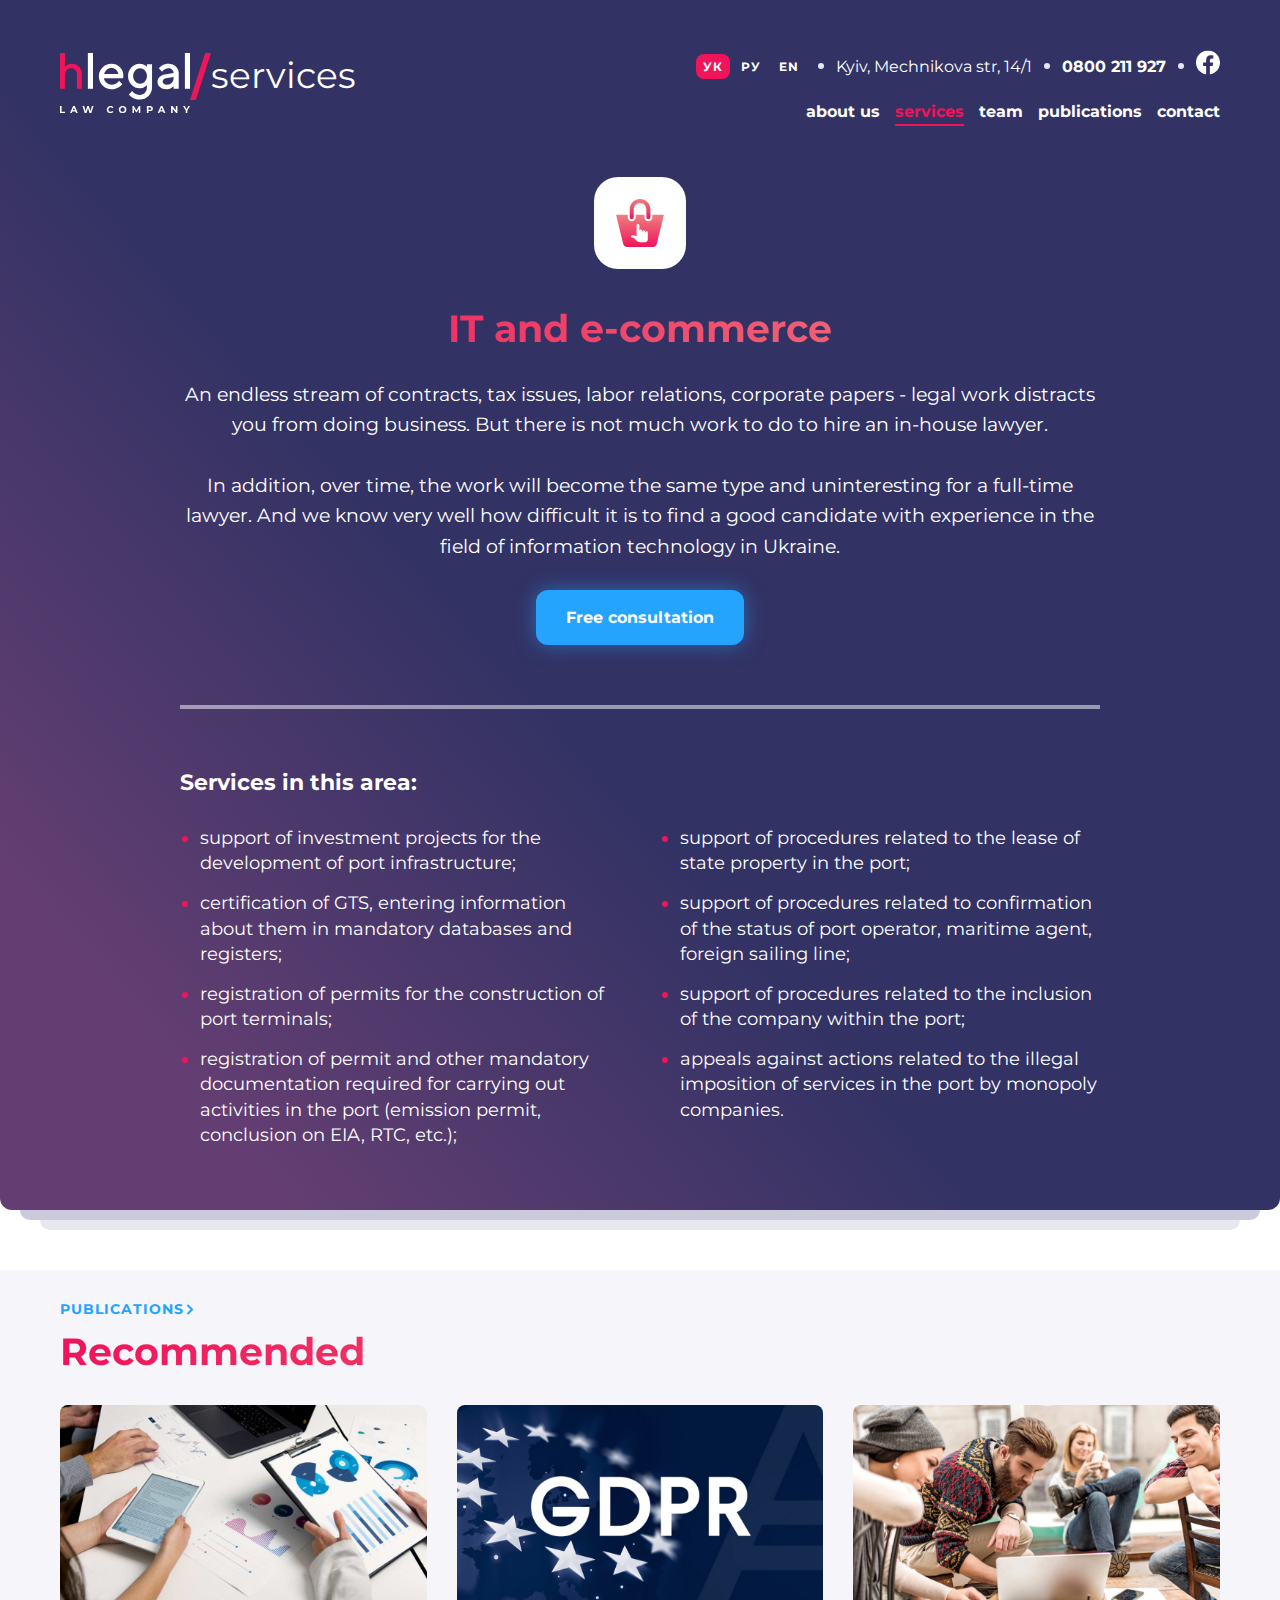
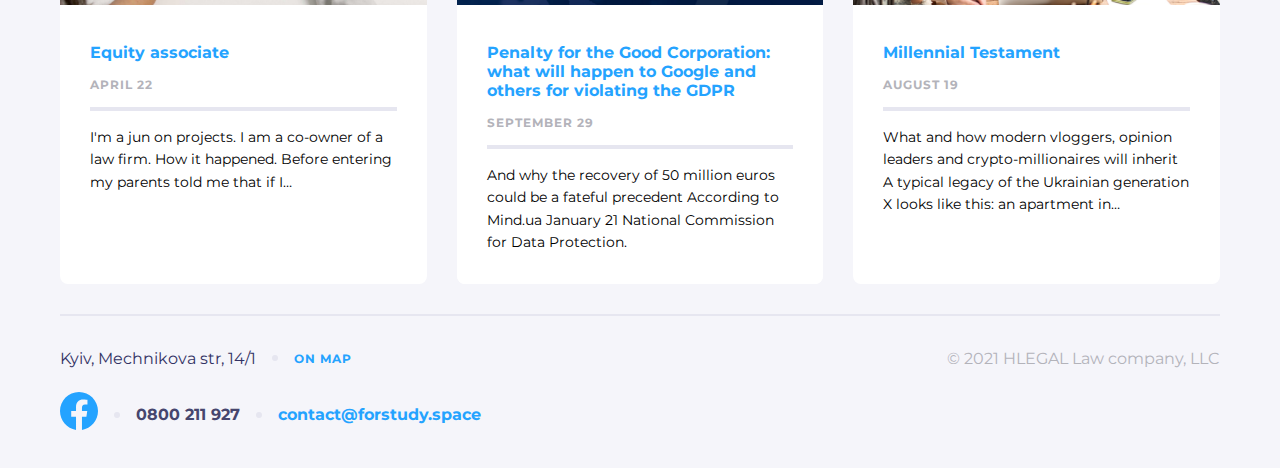
<file: html/servicesentry.html>
<!DOCTYPE html>
<html lang="en">
  <head>
    <meta charset="UTF-8" />
    <meta name="viewport" content="width=device-width, initial-scale=1.0" />
    <title>IT and e-commerce</title>
    <link rel="stylesheet" href="../assets/dist/assets/owl.carousel.min.css" />
    <link
      rel="stylesheet"
      href="../assets/dist/assets/owl.theme.default.min.css"
    />
    <link rel="stylesheet" href="../fonts/fontsheet.css" />
    <link rel="stylesheet" href="../css/style.css" />
  </head>
  <body>
    <header class="home">
      <div class="container header">
        <div class="item-1">
          <a href="../index.html">
            <img class="logo" src="../img/homepage/svg/Logo.svg" alt="Logo" />
          </a>
          <svg
            class="slesh"
            xmlns="http://www.w3.org/2000/svg"
            width="21"
            height="47"
            viewBox="0 0 21 47"
            fill="none"
          >
            <path
              fill-rule="evenodd"
              clip-rule="evenodd"
              d="M15.1752 0H21L5.82482 47H0L15.1752 0Z"
              fill="#F0145A"
            />
          </svg>
          <span class="span-logo-dark span-logo">services</span>
        </div>
        <div class="item-2 item-2-dark">
          <div class="lang-list white">
            <form action="https://fom.in.ua/echo" method="post">
              <label>
                <input
                  type="radio"
                  name="lang"
                  id="uk"
                  value="УК"
                  class="lang-item"
                  checked
                />
                <span>УК</span>
              </label>
              <label>
                <input
                  type="radio"
                  name="lang"
                  id="ru"
                  value="РУ"
                  class="lang-item"
                />
                <span>РУ</span>
              </label>
              <label>
                <input
                  type="radio"
                  name="lang"
                  id="en"
                  value="EN"
                  class="lang-item"
                />
                <span>EN</span>
              </label>
            </form>
          </div>
          <span class="dot"></span>
          <p class="adress">Kyiv, Mechnikova str, 14/1</p>
          <span class="dot"></span>
          <a class="tel" href="tel:+0800211927">0800 211 927</a>
          <span class="dot"></span>
          <a href="https://www.facebook.com/" target="_blank"
            ><svg
              class="facebook"
              xmlns="http://www.w3.org/2000/svg"
              width="24"
              height="25"
              viewBox="0 0 24 25"
              fill="none"
            >
              <g clip-path="url(#clip0_126958_740)">
                <path
                  d="M24 12.5733C24 5.90541 18.6274 0.5 12 0.5C5.37258 0.5 0 5.90541 0 12.5733C0 18.5995 4.38823 23.5943 10.125 24.5V16.0633H7.07813V12.5733H10.125V9.91343C10.125 6.88755 11.9165 5.21615 14.6576 5.21615C15.9705 5.21615 17.3438 5.45195 17.3438 5.45195V8.42313H15.8306C14.3399 8.42313 13.875 9.35379 13.875 10.3086V12.5733H17.2031L16.6711 16.0633H13.875V24.5C19.6118 23.5943 24 18.5995 24 12.5733Z"
                  fill="white"
                />
              </g>
              <defs>
                <clipPath id="clip0_126958_740">
                  <rect
                    width="24"
                    height="24"
                    fill="white"
                    transform="translate(0 0.5)"
                  />
                </clipPath>
              </defs>
            </svg>
          </a>
        </div>
        <button class="burger burger-dark">
          <svg
            xmlns="http://www.w3.org/2000/svg"
            width="32"
            height="32"
            viewBox="0 0 32 32"
            fill="none"
          >
            <rect width="32" height="32" rx="8" fill="#E6E6F0" />
            <path d="M7 10H25" stroke="#323264" stroke-width="2" />
            <path d="M7 16H25" stroke="#323264" stroke-width="2" />
            <path d="M7 22H25" stroke="#323264" stroke-width="2" />
          </svg>
        </button>
        <nav class="nav-wrap">
          <button class="close">
            <svg
              xmlns="http://www.w3.org/2000/svg"
              width="32"
              height="32"
              viewBox="0 0 32 32"
              fill="none"
            >
              <path d="M7 7L25 25" stroke="#EC6F5D" stroke-width="2" />
              <path d="M25 7L7 25" stroke="#EC6F5D" stroke-width="2" />
            </svg>
          </button>
          <ul class="item-3">
            <li><a class="menu-item" href="about-us.html">about us</a></li>
            <li>
              <a class="menu-item active Current-page" href="services.html"
                >services</a
              >
            </li>
            <li>
              <a class="menu-item" href="./team.html">team</a>
            </li>
            <li>
              <a class="menu-item" href="publications.html">publications</a>
            </li>
            <li>
              <a class="menu-item" href="./contact.html">contact</a>
            </li>
          </ul>
        </nav>
      </div>
    </header>
    <main>
      <div class="bg-gradient">
        <section class="services-entry-page">
          <div class="container-small">
            <div class="text-center services-entry-up">
              <img
                class="services-svg mb-28"
                src="../img/homepage/services/Ecommerce.svg"
                alt=""
              />
              <h2 class="services-entry-title">IT and e-commerce</h2>
              <p class="services-entry-text mb-28">
                An endless stream of contracts, tax issues, labor relations,
                corporate papers - legal work distracts you from doing business.
                But there is not much work to do to hire an in-house lawyer.
                <br />
                <br />
                In addition, over time, the work will become the same type and
                uninteresting for a full-time lawyer. And we know very well how
                difficult it is to find a good candidate with experience in the
                field of information technology in Ukraine.
              </p>
              <button class="services-entry-btn target">
                Free consultation
              </button>
            </div>

            <div class="services-entry-down">
              <h3 class="list-title">Services in this area:</h3>
              <ul class="list">
                <li>
                  support of investment projects for the development of port
                  infrastructure;
                </li>
                <li>
                  certification of GTS, entering information about them in
                  mandatory databases and registers;
                </li>
                <li>
                  registration of permits for the construction of port
                  terminals;
                </li>
                <li>
                  registration of permit and other mandatory documentation
                  required for carrying out activities in the port (emission
                  permit, conclusion on EIA, RTC, etc.);
                </li>
                <li>
                  support of procedures related to the lease of state property
                  in the port;
                </li>
                <li>
                  support of procedures related to confirmation of the status of
                  port operator, maritime agent, foreign sailing line;
                </li>
                <li>
                  support of procedures related to the inclusion of the company
                  within the port;
                </li>
                <li>
                  appeals against actions related to the illegal imposition of
                  services in the port by monopoly companies.
                </li>
              </ul>
            </div>
          </div>
        </section>
      </div>

      <section class="publications publications-60">
        <div class="container">
          <a href="./publications.html" class="publications-link"
            >Publications<svg
              xmlns="http://www.w3.org/2000/svg"
              width="12"
              height="13"
              viewBox="0 0 12 13"
              fill="none"
            >
              <path d="M3.5 2L8 6.5L3.5 11" stroke="#24A3FF" stroke-width="2" />
            </svg>
          </a>
          <h2 class="publications-title">Recommended</h2>
          <div class="publications-wrap">
            <div class="publications-card grid-item1">
              <img
                class="publications-foto"
                src="../img/publications/Publication-1.jpg"
                alt="Publication-1"
              />
              <div class="publications-item">
                <a href="./publication-entry.html" class="publications-headline"
                  >Equity associate</a
                >
                <p class="publications-date">April 22</p>
                <p class="publications-text">
                  I'm a jun on projects. I am a co-owner of a law firm. How it
                  happened. Before entering my parents told me that if I…
                </p>
              </div>
            </div>
            <div class="publications-card grid-item2">
              <img
                class="publications-foto"
                src="../img/publications/Publication-2.jpg"
                alt="Publication-2"
              />
              <div class="publications-item">
                <a
                  href="./publication-entry.html"
                  class="publications-headline"
                >
                  Penalty for the Good Corporation: what will happen to Google
                  and others for violating the GDPR
                </a>
                <p class="publications-date">September 29</p>
                <p class="publications-text">
                  And why the recovery of 50 million euros could be a fateful
                  precedent According to Mind.ua January 21 National Commission
                  for Data Protection.
                </p>
              </div>
            </div>
            <div class="publications-card grid-item3">
              <img
                class="publications-foto"
                src="../img/publications/Publication-3.jpg"
                alt="Publication-3"
              />
              <div class="publications-item">
                <a href="./publication-entry.html" class="publications-headline"
                  >Millennial Testament</a
                >
                <p class="publications-date">August 19</p>
                <p class="publications-text">
                  What and how modern vloggers, opinion leaders and
                  crypto-millionaires will inherit A typical legacy of the
                  Ukrainian generation X looks like this: an apartment in…
                </p>
              </div>
            </div>
          </div>
        </div>
      </section>
    </main>
    <footer class="footer">
      <div class="container flex justify-between footer-wrap">
        <div class="footer-right">
          <div class="adress-wrap">
            <p class="footer-adress">Kyiv, Mechnikova str, 14/1</p>
            <span class="dot"></span>
            <a
              target="_blank"
              class="footer-map"
              href="https://maps.app.goo.gl/xznnZyDuD4fv7TTCA"
              >On map</a
            >
          </div>
          <div class="social-map">
            <a
              class="footer-facebook"
              href="https://www.facebook.com/"
              target="_blank"
            >
              <svg
                xmlns="http://www.w3.org/2000/svg"
                width="38"
                height="38"
                viewBox="0 0 38 38"
                fill="none"
              >
                <g clip-path="url(#clip0_126866_2616)">
                  <path
                    d="M38 19.1161C38 8.55857 29.4934 0 19 0C8.50658 0 0 8.55857 0 19.1161C0 28.6575 6.94803 36.5659 16.0312 38V24.6419H11.207V19.1161H16.0312V14.9046C16.0312 10.1136 18.8678 7.46723 23.2078 7.46723C25.2866 7.46723 27.4609 7.84059 27.4609 7.84059V12.545H25.0651C22.7048 12.545 21.9688 14.0185 21.9688 15.5302V19.1161H27.2383L26.3959 24.6419H21.9688V38C31.052 36.5659 38 28.6575 38 19.1161Z"
                    fill="#24A3FF"
                  />
                </g>
                <defs>
                  <clipPath id="clip0_126866_2616">
                    <rect width="38" height="38" fill="white" />
                  </clipPath>
                </defs>
              </svg>
            </a>
            <span class="dot"></span>
            <a class="footer-tel" href="tel:+0800211927">0800 211 927</a>
            <span class="dot"></span>
            <a class="footer-mail" href="mailto:contact@forstudy.space"
              >contact@forstudy.space</a
            >
          </div>
        </div>
        <p class="copy">© 2021 HLEGAL Law company, LLC</p>
      </div>
    </footer>
    <div class="modal-wrapper">
      <div class="modal-wrapper-form">
        <form class="modal-inner-wrapper" action="#">
          <h3 class="form-title">We would like to help you</h3>
          <svg
            class="close-modal"
            xmlns="http://www.w3.org/2000/svg"
            width="32"
            height="32"
            viewBox="0 0 32 32"
            fill="none"
          >
            <rect width="32" height="32" rx="8" fill="#E6E6F0" />
            <path d="M7 7L25 25" stroke="#EC6F5D" stroke-width="2" />
            <path d="M25 7L7 25" stroke="#EC6F5D" stroke-width="2" />
          </svg>

          <label for="name"></label>
          <input class="form-name" id="name" type="text" placeholder="Name" />
          <br />
          <label for="massage"></label>
          <textarea
            class="form-massage"
            id="massage"
            placeholder="Message"
          ></textarea>

          <h3 class="form-text">How to answer you?</h3>
          <label for="phone"></label>
          <input
            class="form-phone"
            type="number"
            placeholder="Phone number"
            id="phone"
          />
          <br />
          <label for="mail"></label>
          <input
            class="form-mail"
            type="email"
            placeholder="Email"
            name="mail"
            id="mail"
          />
          <br />
          <button class="form-btn" type="submit">Send message</button>
        </form>
      </div>
    </div>

    <script src="../js/jquery-3.7.1.js"></script>
    <script src="../assets/dist/owl.carousel.min.js"></script>
    <script src="../js/script.js"></script>
  </body>
</html>
</file>
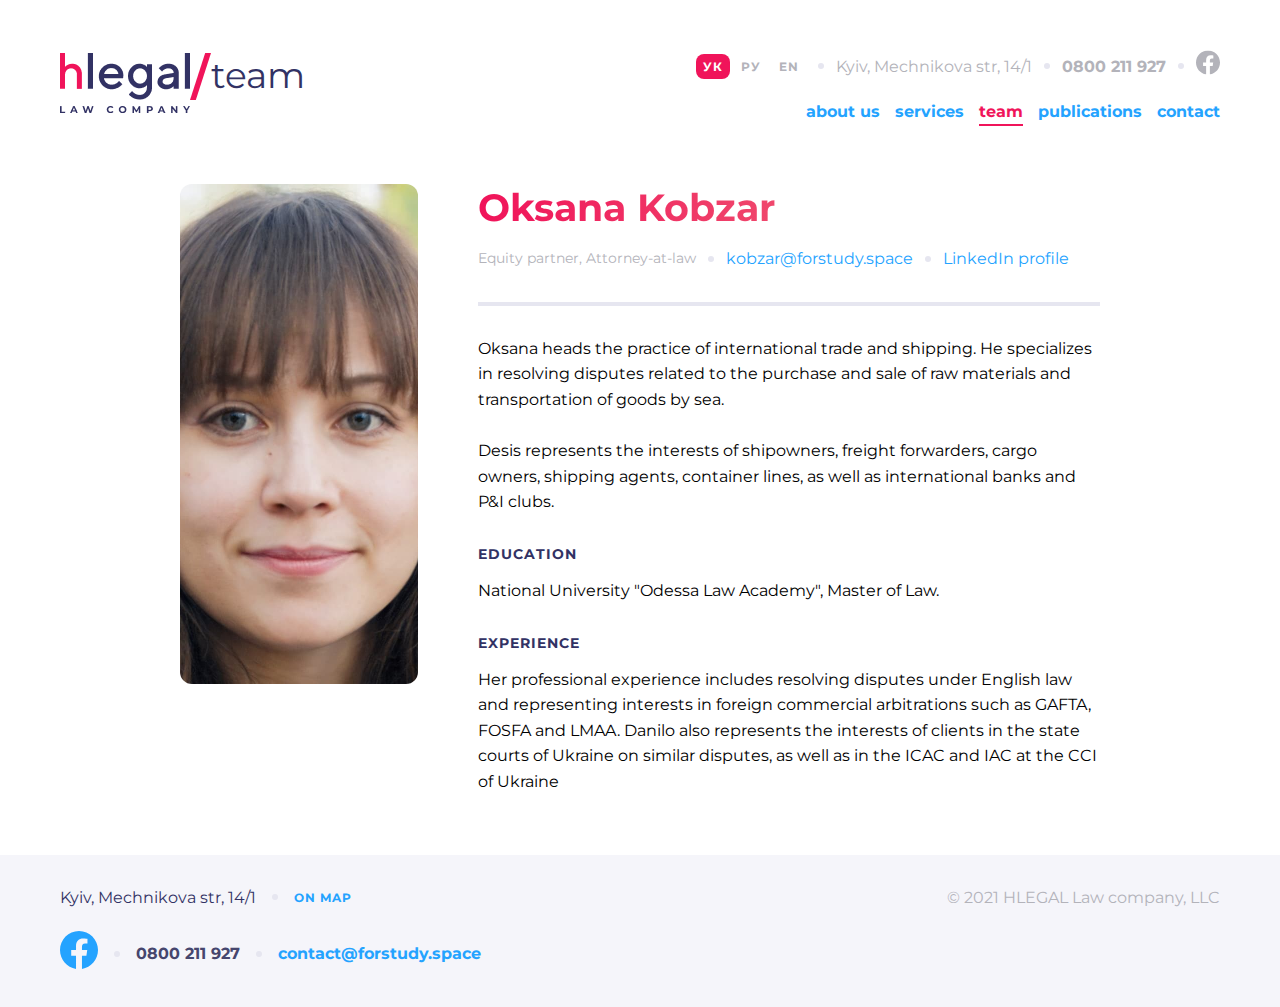
<file: html/team-entry.html>
<!DOCTYPE html>
<html lang="en">
  <head>
    <meta charset="UTF-8" />
    <meta name="viewport" content="width=device-width, initial-scale=1.0" />
    <title>Team</title>
    <link rel="stylesheet" href="../fonts/fontsheet.css" />
    <link rel="stylesheet" href="../css/style.css" />
  </head>
  <body class="body">
    <header>
      <div class="container header">
        <div class="item-1">
          <a href="../index.html">
            <img class="logo" src="../img/header/Logo.png" alt="Logo" />
          </a>
          <svg
            class="slesh"
            xmlns="http://www.w3.org/2000/svg"
            width="21"
            height="47"
            viewBox="0 0 21 47"
            fill="none"
          >
            <path
              fill-rule="evenodd"
              clip-rule="evenodd"
              d="M15.1752 0H21L5.82482 47H0L15.1752 0Z"
              fill="#F0145A"
            />
          </svg>
          <span class="span-logo">team</span>
        </div>
        <div class="item-2">
          <div class="lang-list">
            <form action="https://fom.in.ua/echo" method="post">
              <label>
                <input
                  type="radio"
                  name="lang"
                  id="uk"
                  value="УК"
                  class="lang-item"
                  checked
                />
                <span>УК</span>
              </label>
              <label>
                <input
                  type="radio"
                  name="lang"
                  id="ru"
                  value="РУ"
                  class="lang-item"
                />
                <span>РУ</span>
              </label>
              <label>
                <input
                  type="radio"
                  name="lang"
                  id="en"
                  value="EN"
                  class="lang-item"
                />
                <span>EN</span>
              </label>
            </form>
          </div>
          <span class="dot"></span>
          <p class="adress">Kyiv, Mechnikova str, 14/1</p>
          <span class="dot"></span>
          <a class="tel" href="tel:+0800211927">0800 211 927</a>
          <span class="dot"></span>
          <a href="https://www.facebook.com/" target="_blank"
            ><svg
              class="facebook"
              xmlns="http://www.w3.org/2000/svg"
              width="24"
              height="25"
              viewBox="0 0 24 25"
              fill="none"
            >
              <g clip-path="url(#clip0_22721_6715)">
                <path
                  d="M24 12.5733C24 5.90541 18.6274 0.5 12 0.5C5.37258 0.5 0 5.90541 0 12.5733C0 18.5995 4.38823 23.5943 10.125 24.5V16.0633H7.07813V12.5733H10.125V9.91343C10.125 6.88755 11.9165 5.21615 14.6576 5.21615C15.9705 5.21615 17.3438 5.45195 17.3438 5.45195V8.42313H15.8306C14.3399 8.42313 13.875 9.35379 13.875 10.3086V12.5733H17.2031L16.6711 16.0633H13.875V24.5C19.6118 23.5943 24 18.5995 24 12.5733Z"
                  fill="#B3B3BA"
                />
              </g>
              <defs>
                <clipPath id="clip0_22721_6715">
                  <rect
                    width="24"
                    height="24"
                    fill="white"
                    transform="translate(0 0.5)"
                  />
                </clipPath>
              </defs>
            </svg>
          </a>
        </div>
        <button class="burger">
          <svg
            xmlns="http://www.w3.org/2000/svg"
            width="32"
            height="32"
            viewBox="0 0 32 32"
            fill="none"
          >
            <rect width="32" height="32" rx="8" fill="#E6E6F0" />
            <path d="M7 10H25" stroke="#323264" stroke-width="2" />
            <path d="M7 16H25" stroke="#323264" stroke-width="2" />
            <path d="M7 22H25" stroke="#323264" stroke-width="2" />
          </svg>
        </button>
        <nav class="nav-wrap">
          <button class="close">
            <svg
              xmlns="http://www.w3.org/2000/svg"
              width="32"
              height="32"
              viewBox="0 0 32 32"
              fill="none"
            >
              <path d="M7 7L25 25" stroke="#EC6F5D" stroke-width="2" />
              <path d="M25 7L7 25" stroke="#EC6F5D" stroke-width="2" />
            </svg>
          </button>
          <ul class="item-3">
            <li><a class="menu-item" href="about-us.html">about us</a></li>
            <li><a class="menu-item" href="services.html">services</a></li>
            <li><a class="menu-item Current-page active" href="#">team</a></li>
            <li>
              <a class="menu-item" href="publications.html">publications</a>
            </li>
            <li>
              <a class="menu-item" href="contact.html">contact</a>
            </li>
          </ul>
        </nav>
      </div>
    </header>
    <main>
      <div class="container-small">
        <div class="team-entry">
          <div class="team-entry-pic">
            <img
              class="team-entry-foto"
              src="../img/team-page/Team-5.jpg"
              alt="Oksana Kobzar"
            />
          </div>

          <div class="wrap-about">
            <h2 class="team-entry-name">Oksana Kobzar</h2>
            <div class="wrap-contact">
              <p class="card-descript">Equity partner, Attorney-at-law</p>
              <span class="dot"></span>
              <a href="mailto:kobzar@forstudy.space">kobzar@forstudy.space</a>
              <span class="dot"></span>
              <a href="https://www.linkedin.com" target="_blank"
                >LinkedIn profile</a
              >
            </div>
          </div>

          <div class="wrap-info">
            <p>
              Oksana heads the practice of international trade and shipping. He
              specializes in resolving disputes related to the purchase and sale
              of raw materials and transportation of goods by sea.
              <br />
              <br />
              Desis represents the interests of shipowners, freight forwarders,
              cargo owners, shipping agents, container lines, as well as
              international banks and P&I clubs.
            </p>
            <div>
              <h3 class="info-title">Education</h3>
              <p>National University "Odessa Law Academy", Master of Law.</p>
            </div>
            <div>
              <h3 class="info-title">Experience</h3>
              <p>
                Her professional experience includes resolving disputes under
                English law and representing interests in foreign commercial
                arbitrations such as GAFTA, FOSFA and LMAA. Danilo also
                represents the interests of clients in the state courts of
                Ukraine on similar disputes, as well as in the ICAC and IAC at
                the CCI of Ukraine
              </p>
            </div>
          </div>
        </div>
      </div>
    </main>
    <footer class="footer">
      <div class="container flex justify-between footer-wrap">
        <div class="footer-right">
          <div class="adress-wrap">
            <p class="footer-adress">Kyiv, Mechnikova str, 14/1</p>
            <span class="dot"></span>
            <a
              target="_blank"
              class="footer-map"
              href="https://maps.app.goo.gl/xznnZyDuD4fv7TTCA"
              >On map</a
            >
          </div>
          <div class="social-map">
            <a
              class="footer-facebook"
              href="https://www.facebook.com/"
              target="_blank"
            >
              <svg
                xmlns="http://www.w3.org/2000/svg"
                width="38"
                height="38"
                viewBox="0 0 38 38"
                fill="none"
              >
                <g clip-path="url(#clip0_126866_2616)">
                  <path
                    d="M38 19.1161C38 8.55857 29.4934 0 19 0C8.50658 0 0 8.55857 0 19.1161C0 28.6575 6.94803 36.5659 16.0312 38V24.6419H11.207V19.1161H16.0312V14.9046C16.0312 10.1136 18.8678 7.46723 23.2078 7.46723C25.2866 7.46723 27.4609 7.84059 27.4609 7.84059V12.545H25.0651C22.7048 12.545 21.9688 14.0185 21.9688 15.5302V19.1161H27.2383L26.3959 24.6419H21.9688V38C31.052 36.5659 38 28.6575 38 19.1161Z"
                    fill="#24A3FF"
                  />
                </g>
                <defs>
                  <clipPath id="clip0_126866_2616">
                    <rect width="38" height="38" fill="white" />
                  </clipPath>
                </defs>
              </svg>
            </a>
            <span class="dot"></span>
            <a class="footer-tel" href="tel:+0800211927">0800 211 927</a>
            <span class="dot"></span>
            <a class="footer-mail" href="mailto:contact@forstudy.space"
              >contact@forstudy.space</a
            >
          </div>
        </div>
        <p class="copy">© 2021 HLEGAL Law company, LLC</p>
      </div>
    </footer>

    <script src="../js/jquery-3.7.1.min.js"></script>
    <script src="../js/script.js"></script>
  </body>
</html>
</file>
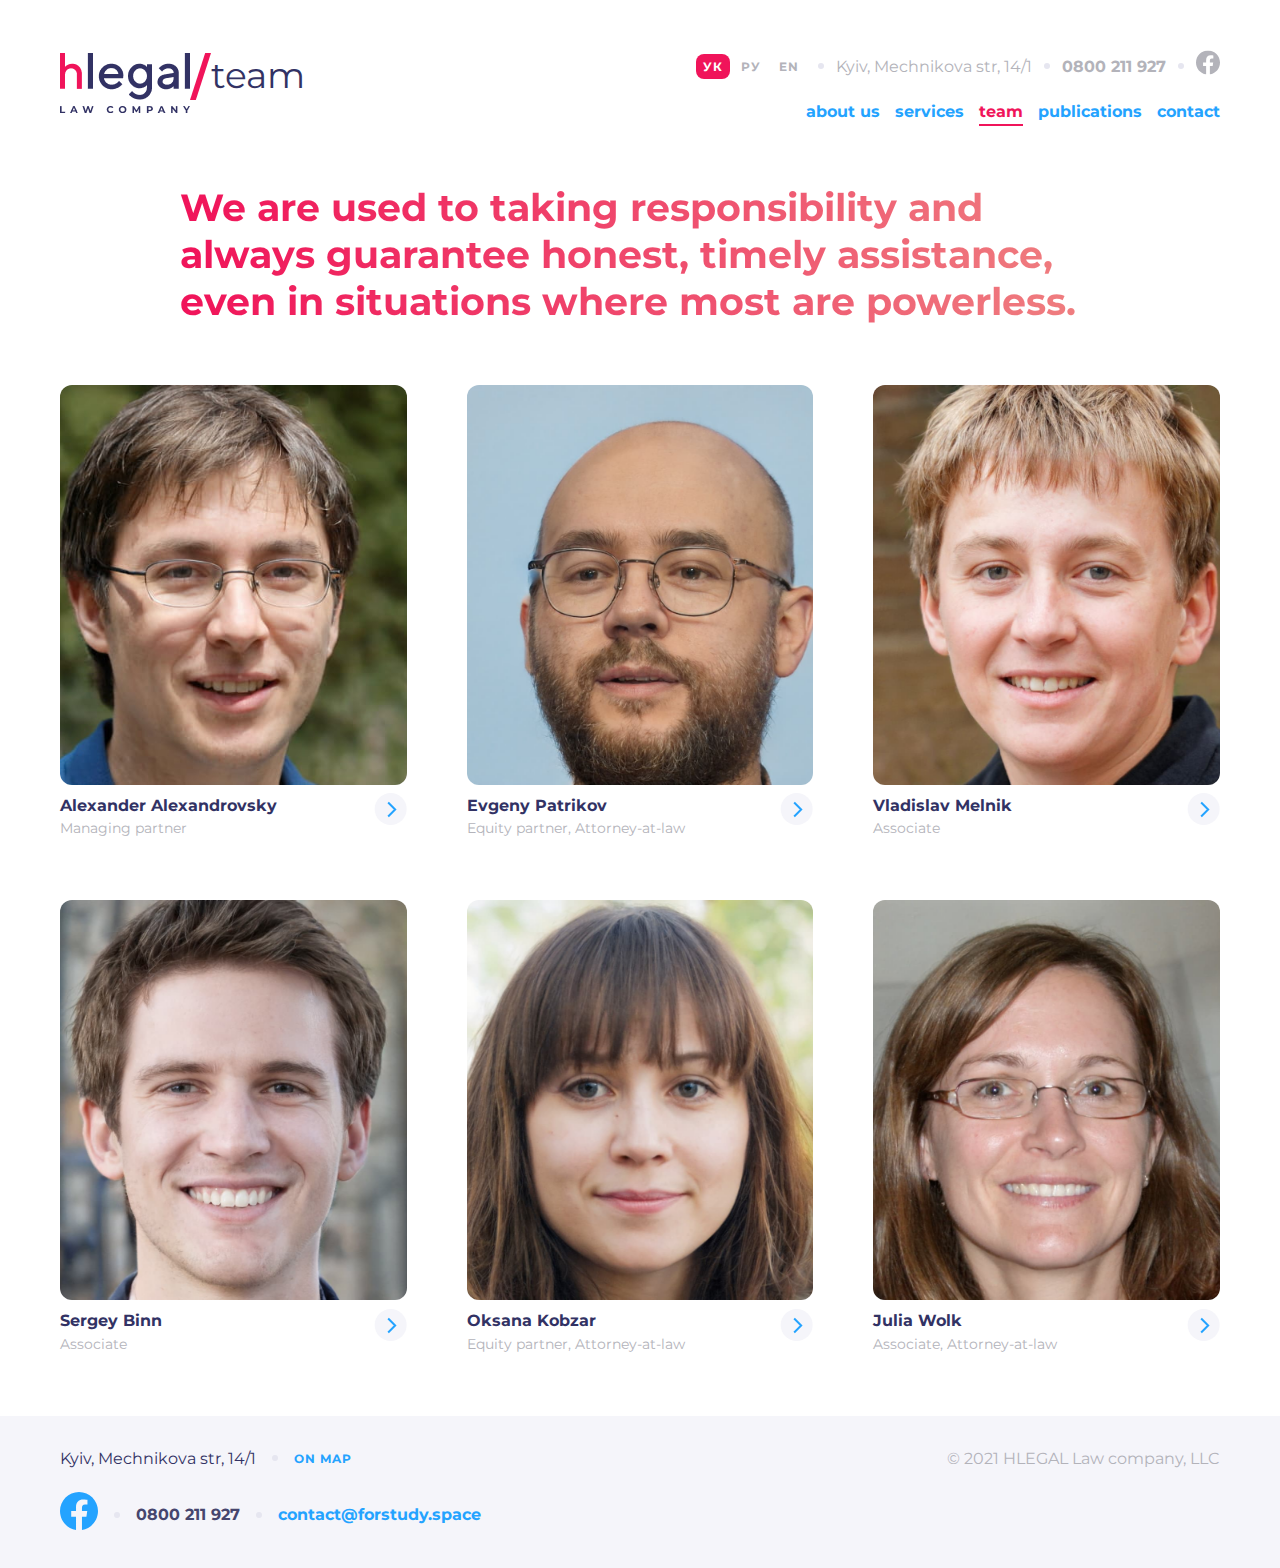
<file: html/team.html>
<!DOCTYPE html>
<html lang="en">
  <head>
    <meta charset="UTF-8" />
    <meta name="viewport" content="width=device-width, initial-scale=1.0" />
    <title>Team</title>
    <link rel="stylesheet" href="../fonts/fontsheet.css" />
    <link rel="stylesheet" href="../css/style.css" />
  </head>
  <body>
    <header>
      <div class="container header">
        <div class="item-1">
          <a href="../index.html">
            <img class="logo" src="../img/header/Logo.png" alt="Logo" />
          </a>
          <svg
            class="slesh"
            xmlns="http://www.w3.org/2000/svg"
            width="21"
            height="47"
            viewBox="0 0 21 47"
            fill="none"
          >
            <path
              fill-rule="evenodd"
              clip-rule="evenodd"
              d="M15.1752 0H21L5.82482 47H0L15.1752 0Z"
              fill="#F0145A"
            />
          </svg>
          <span class="span-logo">team</span>
        </div>
        <div class="item-2">
          <div class="lang-list">
            <form action="https://fom.in.ua/echo" method="post">
              <label>
                <input
                  type="radio"
                  name="lang"
                  id="uk"
                  value="УК"
                  class="lang-item"
                  checked
                />
                <span>УК</span>
              </label>
              <label>
                <input
                  type="radio"
                  name="lang"
                  id="ru"
                  value="РУ"
                  class="lang-item"
                />
                <span>РУ</span>
              </label>
              <label>
                <input
                  type="radio"
                  name="lang"
                  id="en"
                  value="EN"
                  class="lang-item"
                />
                <span>EN</span>
              </label>
            </form>
          </div>
          <span class="dot"></span>
          <p class="adress">Kyiv, Mechnikova str, 14/1</p>
          <span class="dot"></span>
          <a class="tel" href="tel:+0800211927">0800 211 927</a>
          <span class="dot"></span>
          <a href="https://www.facebook.com/" target="_blank"
            ><svg
              class="facebook"
              xmlns="http://www.w3.org/2000/svg"
              width="24"
              height="25"
              viewBox="0 0 24 25"
              fill="none"
            >
              <g clip-path="url(#clip0_22721_6715)">
                <path
                  d="M24 12.5733C24 5.90541 18.6274 0.5 12 0.5C5.37258 0.5 0 5.90541 0 12.5733C0 18.5995 4.38823 23.5943 10.125 24.5V16.0633H7.07813V12.5733H10.125V9.91343C10.125 6.88755 11.9165 5.21615 14.6576 5.21615C15.9705 5.21615 17.3438 5.45195 17.3438 5.45195V8.42313H15.8306C14.3399 8.42313 13.875 9.35379 13.875 10.3086V12.5733H17.2031L16.6711 16.0633H13.875V24.5C19.6118 23.5943 24 18.5995 24 12.5733Z"
                  fill="#B3B3BA"
                />
              </g>
              <defs>
                <clipPath id="clip0_22721_6715">
                  <rect
                    width="24"
                    height="24"
                    fill="white"
                    transform="translate(0 0.5)"
                  />
                </clipPath>
              </defs>
            </svg>
          </a>
        </div>
        <button class="burger">
          <svg
            xmlns="http://www.w3.org/2000/svg"
            width="32"
            height="32"
            viewBox="0 0 32 32"
            fill="none"
          >
            <rect width="32" height="32" rx="8" fill="#E6E6F0" />
            <path d="M7 10H25" stroke="#323264" stroke-width="2" />
            <path d="M7 16H25" stroke="#323264" stroke-width="2" />
            <path d="M7 22H25" stroke="#323264" stroke-width="2" />
          </svg>
        </button>
        <nav class="nav-wrap">
          <button class="close">
            <svg
              xmlns="http://www.w3.org/2000/svg"
              width="32"
              height="32"
              viewBox="0 0 32 32"
              fill="none"
            >
              <path d="M7 7L25 25" stroke="#EC6F5D" stroke-width="2" />
              <path d="M25 7L7 25" stroke="#EC6F5D" stroke-width="2" />
            </svg>
          </button>
          <ul class="item-3">
            <li><a class="menu-item" href="about-us.html">about us</a></li>
            <li><a class="menu-item" href="services.html">services</a></li>
            <li><a class="menu-item Current-page active" href="#">team</a></li>
            <li>
              <a class="menu-item" href="publications.html">publications</a>
            </li>
            <li>
              <a class="menu-item" href="contact.html">contact</a>
            </li>
          </ul>
        </nav>
      </div>
    </header>
    <main>
      <div class="container-small">
        <h1 class="main-title">
          We are used to taking responsibility and always guarantee honest,
          timely assistance, even in situations where most are powerless.
        </h1>
      </div>
      <div class="container">
        <div class="card-wrap">
          <div class="relative card-item">
            <img
              class="team-foto"
              src="../img/team-page/Team-1.jpg"
              alt="Alexander Alexandrovsky"
            />
            <a href="./team-entry.html" class="card-name"
              >Alexander Alexandrovsky</a
            >
            <p class="card-descript">Managing partner</p>
            <a href="./team-entry.html">
              <svg
                class="card-absolute"
                xmlns="http://www.w3.org/2000/svg"
                width="33"
                height="32"
                viewBox="0 0 33 32"
                fill="none"
              >
                <circle cx="16.6667" cy="16" r="16" fill="#F5F5FA" />
                <path
                  id="styled-element"
                  d="M14.1667 23.5L21.1667 16.5L14.1667 9.5"
                  stroke="#24A3FF"
                  stroke-width="2"
                />
              </svg>
            </a>
          </div>
          <div class="relative card-item">
            <img
              class="team-foto"
              src="../img/team-page/Team-2.jpg"
              alt="Evgeny Patrikov"
            />
            <a href="./team-entry.html" class="card-name">Evgeny Patrikov</a>
            <p class="card-descript">Equity partner, Attorney-at-law</p>
            <a href="./team-entry.html">
              <svg
                class="card-absolute"
                xmlns="http://www.w3.org/2000/svg"
                width="33"
                height="32"
                viewBox="0 0 33 32"
                fill="none"
              >
                <circle cx="16.6667" cy="16" r="16" fill="#F5F5FA" />
                <path
                  id="styled-element"
                  d="M14.1667 23.5L21.1667 16.5L14.1667 9.5"
                  stroke="#24A3FF"
                  stroke-width="2"
                />
              </svg>
            </a>
          </div>
          <div class="relative card-item">
            <img
              class="team-foto"
              src="../img/team-page/Team-3.jpg"
              alt="Vladislav Melnik"
            />
            <a href="./team-entry.html" class="card-name">Vladislav Melnik</a>
            <p class="card-descript">Associate</p>
            <a href="./team-entry.html">
              <svg
                class="card-absolute"
                xmlns="http://www.w3.org/2000/svg"
                width="33"
                height="32"
                viewBox="0 0 33 32"
                fill="none"
              >
                <circle cx="16.6667" cy="16" r="16" fill="#F5F5FA" />
                <path
                  id="styled-element"
                  d="M14.1667 23.5L21.1667 16.5L14.1667 9.5"
                  stroke="#24A3FF"
                  stroke-width="2"
                />
              </svg>
            </a>
          </div>
          <div class="relative card-item">
            <img
              class="team-foto"
              src="../img/team-page/Team-4.jpg"
              alt="Sergey Binn"
            />
            <a href="./team-entry.html" class="card-name">Sergey Binn</a>
            <p class="card-descript">Associate</p>
            <a href="./team-entry.html">
              <svg
                class="card-absolute"
                xmlns="http://www.w3.org/2000/svg"
                width="33"
                height="32"
                viewBox="0 0 33 32"
                fill="none"
              >
                <circle cx="16.6667" cy="16" r="16" fill="#F5F5FA" />
                <path
                  id="styled-element"
                  d="M14.1667 23.5L21.1667 16.5L14.1667 9.5"
                  stroke="#24A3FF"
                  stroke-width="2"
                />
              </svg>
            </a>
          </div>
          <div class="relative card-item">
            <img
              class="team-foto"
              src="../img/team-page/Team-5.jpg"
              alt="Oksana Kobzar"
            />
            <a href="./team-entry.html" class="card-name">Oksana Kobzar</a>
            <p class="card-descript">Equity partner, Attorney-at-law</p>
            <a href="./team-entry.html">
              <svg
                class="card-absolute"
                xmlns="http://www.w3.org/2000/svg"
                width="33"
                height="32"
                viewBox="0 0 33 32"
                fill="none"
              >
                <circle cx="16.6667" cy="16" r="16" fill="#F5F5FA" />
                <path
                  id="styled-element"
                  d="M14.1667 23.5L21.1667 16.5L14.1667 9.5"
                  stroke="#24A3FF"
                  stroke-width="2"
                />
              </svg>
            </a>
          </div>
          <div class="relative card-item">
            <img
              class="team-foto"
              src="../img/team-page/Team-6.jpg"
              alt="Julia Wolk"
            />
            <a href="./team-entry.html" class="card-name">Julia Wolk</a>
            <p class="card-descript">Associate, Attorney-at-law</p>
            <a href="./team-entry.html">
              <svg
                class="card-absolute"
                xmlns="http://www.w3.org/2000/svg"
                width="33"
                height="32"
                viewBox="0 0 33 32"
                fill="none"
              >
                <circle cx="16.6667" cy="16" r="16" fill="#F5F5FA" />
                <path
                  id="styled-element"
                  d="M14.1667 23.5L21.1667 16.5L14.1667 9.5"
                  stroke="#24A3FF"
                  stroke-width="2"
                />
              </svg>
            </a>
          </div>
        </div>
      </div>
    </main>
    <footer class="footer">
      <div class="container flex justify-between footer-wrap">
        <div class="footer-right">
          <div class="adress-wrap">
            <p class="footer-adress">Kyiv, Mechnikova str, 14/1</p>
            <span class="dot"></span>
            <a
              target="_blank"
              class="footer-map"
              href="https://maps.app.goo.gl/xznnZyDuD4fv7TTCA"
              >On map</a
            >
          </div>
          <div class="social-map">
            <a
              class="footer-facebook"
              href="https://www.facebook.com/"
              target="_blank"
            >
              <svg
                xmlns="http://www.w3.org/2000/svg"
                width="38"
                height="38"
                viewBox="0 0 38 38"
                fill="none"
              >
                <g clip-path="url(#clip0_126866_2616)">
                  <path
                    d="M38 19.1161C38 8.55857 29.4934 0 19 0C8.50658 0 0 8.55857 0 19.1161C0 28.6575 6.94803 36.5659 16.0312 38V24.6419H11.207V19.1161H16.0312V14.9046C16.0312 10.1136 18.8678 7.46723 23.2078 7.46723C25.2866 7.46723 27.4609 7.84059 27.4609 7.84059V12.545H25.0651C22.7048 12.545 21.9688 14.0185 21.9688 15.5302V19.1161H27.2383L26.3959 24.6419H21.9688V38C31.052 36.5659 38 28.6575 38 19.1161Z"
                    fill="#24A3FF"
                  />
                </g>
                <defs>
                  <clipPath id="clip0_126866_2616">
                    <rect width="38" height="38" fill="white" />
                  </clipPath>
                </defs>
              </svg>
            </a>
            <span class="dot"></span>
            <a class="footer-tel" href="tel:+0800211927">0800 211 927</a>
            <span class="dot"></span>
            <a class="footer-mail" href="mailto:contact@forstudy.space"
              >contact@forstudy.space</a
            >
          </div>
        </div>
        <p class="copy">© 2021 HLEGAL Law company, LLC</p>
      </div>
    </footer>

    <script src="../js/jquery-3.7.1.min.js"></script>
    <script src="../js/script.js"></script>
  </body>
</html>
</file>
<file: fonts/fontsheet.css>
@font-face {
  font-family: 'Montserrat';
  src: url('Montserrat-Regular.woff') format('woff2'),
    url('Montserrat-Regular.woff') format('woff');
  font-weight: 400;
  font-style: normal;
  font-display: swap;
}
@font-face {
  font-family: 'Montserrat';
  src: url('Montserrat-Bold.woff2') format('woff2'),
    url('Montserrat-Bold.woff') format('woff');
  font-weight: 700;
  font-style: bold;
  font-display: swap;
}

@font-face {
  font-family: 'Montserrat-Bold';
  src: url(./Montserrat-Bold.woff2) format('woff2'),
    url(./Montserrat-Bold.woff) format('woff');
}
@font-face {
  font-family: 'Montserrat-Regular';
  src: url(./Montserrat-Regular.woff2) format('woff2'),
    url(./Montserrat-Regular.woff) format('woff');
}
</file>
<file: css/style.css>
.span-logo {
  color: #323264;
  font-size: 36px;
  font-weight: 400;
  line-height: normal;
}

.header {
  padding-top: 50px;
  display: grid;
  gap: 16px;
  grid-template-areas: "a b" "a c";
}
.header .item-1 {
  grid-area: a;
  align-self: center;
  display: flex;
}
.header .item-2 {
  grid-area: b;
  display: flex;
  gap: 6px;
  justify-content: end;
  align-items: center;
}
.header .item-3 {
  grid-area: c;
  justify-content: end;
  display: flex;
  gap: 15px;
}
.header .adress, .header .tel {
  color: #b3b3ba;
  text-align: right;
  line-height: normal;
}
.header .tel {
  font-weight: 700;
}

.lang-list {
  color: #b3b3ba;
  text-align: center;
  font-size: 12px;
  font-weight: 700;
  line-height: normal;
  letter-spacing: 1px;
}

.lang-list input[type=radio] {
  display: none;
}

.lang-list input[type=radio]:checked + span {
  border-radius: 8px;
  background-color: #f0145a;
  padding: 5px 7px;
  color: #fff;
}

.lang-list span {
  padding: 5px 7px;
}

.lang-list span:hover {
  border-radius: 8px;
  background: #f5f5fa;
  padding: 5px 7px;
}

.facebook :hover {
  fill: #f0145a;
}

.menu-item {
  color: #24a3ff;
  text-align: right;
  font-weight: 700;
  padding-bottom: 3px;
}

.menu-item:hover {
  border-bottom: 2px solid;
}

.active {
  color: #f0145a !important;
  border-bottom: 2px solid;
}

.burger {
  display: none;
}

.item-3 ul {
  text-decoration: none;
}

.item-3 li {
  text-decoration: none;
  list-style: none;
}

.main-title {
  font-size: 38px;
  font-weight: 700;
  line-height: normal;
  background: linear-gradient(90deg, #f0145a 0.84%, #ef8080 99.96%);
  background-clip: text;
  -webkit-background-clip: text;
  -webkit-text-fill-color: transparent;
  margin-top: 60px;
  margin-bottom: 60px;
}

.team-foto {
  border-radius: 12px;
  height: 400px;
  width: 100%;
  object-fit: cover;
}

.card-name {
  color: #323264;
  font-weight: 700;
  line-height: normal;
  margin-top: 15px;
  font-size: 16px;
}
.card-descript {
  color: #b3b3ba;
  font-size: 14px;
  font-weight: 400;
  line-height: 1.57;
}
.card-wrap {
  display: grid;
  grid-template-columns: repeat(3, 1fr);
  gap: 60px;
  margin-bottom: 60px;
}
.card-absolute {
  position: absolute;
  right: 0;
  bottom: 15px;
}

.relative {
  position: relative;
}

.card-item:hover a {
  color: #f0145a;
  cursor: pointer;
}

.card-item:hover #styled-element {
  stroke: #f0145a;
}

.team-entry-foto {
  width: 400px;
  height: 500px;
  border-radius: 12px;
  object-fit: cover;
}
.team-entry-name {
  margin-bottom: 15px;
  font-size: 38px;
  font-weight: 700;
  line-height: normal;
  background: var(--Gradient-Red-Text, linear-gradient(90deg, #f0145a 0.84%, #ef8080 99.96%));
  background-clip: text;
  -webkit-background-clip: text;
  -webkit-text-fill-color: transparent;
}

.wrap-contact {
  display: flex;
  align-items: center;
  gap: 4px;
}

.wrap-info {
  display: flex;
  flex-direction: column;
  gap: 30px;
}

.wrap-info::before {
  content: " ";
  height: 4px;
  background-color: #e6e6f0;
  margin-top: 30px;
  margin-bottom: 30px;
  display: block;
}

.info-title {
  color: #323264;
  font-size: 14px;
  font-weight: 700;
  letter-spacing: 1px;
  text-transform: uppercase;
  line-height: normal;
  margin-bottom: 15px;
}

.wrap-contact a {
  color: #24a3ff;
}

.team-entry-pic {
  margin-bottom: 30px;
}

@media (max-width: 680px) {
  .team-entry {
    grid-template-areas: none !important;
    margin-top: 30px !important;
    margin-bottom: 30px !important;
    grid-template-columns: repeat(1, 1fr) !important;
  }
  .team-entry-pic {
    margin-right: 0 !important;
  }
  .team-entry-foto {
    height: 375px;
    width: 100%;
  }
  .wrap-contact {
    flex-direction: column;
    align-items: flex-start;
    gap: 6px;
  }
  .wrap-contact .dot {
    display: none;
  }
  .wrap-info {
    grid-area: auto !important;
  }
}
@media (max-width: 955px) {
  .team-entry {
    margin-top: 60px;
    margin-bottom: 60px;
    display: grid;
    grid-template-columns: repeat(2, 1fr);
    grid-column-gap: 30px;
    grid-template-areas: "a b" "c c";
  }
  .wrap-contact {
    flex-direction: column;
    align-items: flex-start;
    gap: 6px;
  }
  .wrap-contact .dot {
    display: none;
  }
  .wrap-about {
    display: flex;
    flex-direction: column;
    justify-content: center;
  }
  .wrap-info {
    grid-area: c;
  }
}
@media (min-width: 956px) {
  .team-entry {
    grid-template-columns: repeat(2, auto);
    grid-template-rows: repeat(2, auto);
    display: grid;
    margin-top: 60px;
    margin-bottom: 60px;
  }
  .team-entry-pic {
    grid-row-start: 1;
    grid-row-end: 3;
    margin-right: 60px;
  }
  .wrap-contact {
    flex-direction: column;
    align-items: flex-start;
  }
  .wrap-contact .dot {
    display: none;
  }
  .wrap-info {
    grid-column-start: 2;
  }
  .wrap-info::before {
    margin-bottom: 0;
  }
}
@media (min-width: 1149px) {
  .team-entry {
    grid-template-columns: none;
    grid-template-rows: none;
  }
  .wrap-contact {
    flex-direction: row !important;
    align-items: center !important;
    gap: 6px;
  }
  .wrap-contact .dot {
    display: block;
  }
}
.footer {
  padding-top: 30px;
  padding-bottom: 30px;
  background-color: #f5f5fa;
}
.footer-right {
  display: flex;
  gap: 21px;
  flex-direction: column;
}
.footer-adress {
  color: #323264;
}
.footer-map {
  color: #24a3ff;
  font-size: 12px;
  font-weight: 700;
  line-height: normal;
  text-transform: uppercase;
  letter-spacing: 1px;
}
.footer-tel {
  color: #46466e;
  font-weight: 700;
}
.footer-mail {
  color: #24a3ff;
  font-weight: 700;
}

.adress-wrap {
  display: flex;
  align-items: center;
  gap: 10px;
}

.social-map {
  display: flex;
  align-items: center;
  gap: 10px;
}

.copy {
  color: #b3b3ba;
}

.footer-facebook :hover {
  fill: #f0145a;
}

.footer-mail:hover {
  color: #f0145a;
}

.gap-60 {
  gap: 60px;
}

.contact-wrap {
  margin-top: 60px;
  margin-bottom: 60px;
}
.contact-adress, .contact-tel {
  font-size: 21px;
  line-height: 1.4;
  color: #323264;
}
.contact-tel {
  color: #46466e;
  margin-bottom: 15px;
}
.contact-info {
  display: flex;
  flex-direction: column;
  flex: 1 1 50%;
}
.contact-wrapper-form {
  flex: 1 1 50%;
}
.contact-mail {
  color: #24a3ff;
  font-size: 21px;
  line-height: 1.4;
}
.contact-social {
  color: #24a3ff;
  font-size: 12px;
  font-weight: 700;
  line-height: 1.3;
  display: flex;
  gap: 10px;
  align-items: center;
}
.contact-descript {
  max-width: 105px;
}
.contact-wrapper-form {
  padding: 30px;
  background-color: #f5f5fa;
  border-radius: 12px;
}

.contact-social:hover {
  color: #f0145a;
  transition: 0.3s;
}

.contact-social:hover svg path {
  fill: #f0145a;
  transition: 0.3s;
}

.horizont-line {
  height: 4px;
  background-color: #e6e6f0;
  border: none;
  margin-top: 30px;
  margin-bottom: 30px;
}

.form-title {
  background: linear-gradient(90deg, #f0145a 0.84%, #ef8080 99.96%);
  background-clip: text;
  -webkit-background-clip: text;
  -webkit-text-fill-color: transparent;
  font-size: 30px;
  font-weight: 700;
  line-height: normal;
  margin-bottom: 30px;
}
.form-name, .form-phone, .form-mail, .form-massage {
  padding: 15px 15px 15px 15px;
  border: 1px solid #fff;
  border-radius: 8px;
  width: 100%;
  margin-bottom: 15px;
  font-size: 16px;
  font-family: "Montserrat", serif;
  font-weight: 400;
  line-height: 1.6;
}
.form-massage {
  min-height: 130px;
}
.form-text {
  color: #b3b3ba;
  font-size: 14px;
  font-weight: 700;
  letter-spacing: 1px;
  text-transform: uppercase;
  line-height: normal;
  margin-bottom: 15px;
}
.form-btn, .publications-btn, .services-entry-btn {
  font-family: "Montserrat", serif;
  display: inline-block;
  font-size: 16px;
  min-width: 100%;
  border: none;
  color: #fff;
  font-weight: 700;
  padding: 18px 30px;
  border-radius: 12px;
  margin-top: 15px;
  background-color: #24a3ff;
  box-shadow: 0px 0px 20px 0px rgba(36, 163, 255, 0.5);
}

.contact-inner-wrapper ::placeholder {
  color: #b3b3ba;
}

.form-btn:hover, .publications-btn:hover, .services-entry-btn:hover {
  background-color: #0085ff;
  transition: 0.3s all linear;
}

@media (max-width: 955px) {
  .contact-wrap {
    flex-direction: column;
  }
}
.banner {
  height: 100vh;
  display: flex;
  align-items: center;
  text-align: center;
  background-image: url(../img/homepage/svg/Symbol.svg);
  background-repeat: no-repeat;
  background-size: contain;
  background-position: center center;
  position: relative;
}

.home {
  position: absolute;
  width: 100%;
  z-index: 1;
}

.white {
  color: #fff;
}

.white span:hover {
  border-radius: 8px;
  background: rgba(255, 255, 255, 0.2);
}

.home .tel {
  color: #fff;
}
.home .adress, .home .header .tel, .header .home .tel {
  color: #fff;
}
.home .facebook:hover svg path {
  color: #f0145a;
  transition: all 0.3s linear;
}
.home .menu-item {
  color: #fff;
}
.home-title {
  color: #fff;
  text-align: center;
  font-size: 38px;
  font-weight: 700;
  line-height: normal;
}

.bg-gradient {
  background: linear-gradient(229deg, #323264 11.93%, #323264 57.17%, #643e72 87.46%);
  position: relative;
  border-radius: 0 0 12px 12px;
  padding-bottom: 60px;
}

.services-wrap::after {
  content: "";
  background-color: #cacadb;
  height: 10px;
  border-radius: 0 0 12px 12px;
  position: absolute;
  left: 20px;
  right: 20px;
  bottom: -10px;
}

.services-wrap::before {
  content: "";
  background-color: #e7e7f2;
  height: 10px;
  border-radius: 0 0 12px 12px;
  position: absolute;
  left: 40px;
  right: 40px;
  bottom: -20px;
}

.banner__scroll {
  position: absolute;
  bottom: 30px;
  left: 50%;
  transform: translateX(-50%);
  z-index: 0;
}

.banner__scroll:hover svg circle {
  stroke: #f0145a;
}

.banner__scroll:hover svg path {
  stroke: #f0145a;
}

.solution {
  padding-top: 60px;
}

.solution__box {
  display: flex;
  justify-content: space-between;
  align-items: center;
}

.solution__box-subject {
  display: flex;
  margin: 0 60px 0 0;
  flex-direction: column;
  overflow: inherit;
  align-items: flex-end;
  justify-content: space-around;
  white-space: nowrap;
  gap: 30px;
}

.solution__box-info-title {
  font-size: 20px;
  line-height: 24px;
  color: #fff;
  margin-bottom: 30px;
}

.solution__box-info-text {
  font-weight: 400;
  font-size: 19px;
  line-height: 30px;
  color: #fff;
}

.solution__box-info--visible {
  display: block !important;
}

.solution__box-subject-link:not(:last-child) {
  margin-right: 0;
}

.solution__box-subject-link:last-child {
  margin-right: 0;
}

.solution__box-border {
  border-right: 4px solid rgba(255, 255, 255, 0.3);
  align-self: stretch;
}

.solution__box-info {
  margin: 10px 0;
  margin-left: 60px;
}

.solution__box-subject-link {
  list-style: none;
  color: #b3b3ba;
  font-size: 38px;
  font-weight: 700;
  line-height: normal;
  text-align: right;
  cursor: pointer;
}

.solution__box-subject-link--active {
  background: linear-gradient(90deg, #ef8080 0.84%, #f0145a 99.96%);
  background-clip: text;
  -webkit-background-clip: text;
  -webkit-text-fill-color: transparent;
}

.solution__box-subject-link:hover {
  color: #f0145a;
  transition: 0.3s all linear;
}

.solution__box-info {
  display: none;
}

.services-svg {
  border-radius: 24px;
  background-color: #fff;
  padding: 14px;
}
.services-link, .publications-link {
  display: flex;
  align-items: center;
}
.services-title, .services-entry-title {
  margin-top: 10px;
  margin-bottom: 60px;
  background: linear-gradient(90deg, #f0145a 0.84%, #ef8080 99.96%);
  background-clip: text;
  -webkit-background-clip: text;
  -webkit-text-fill-color: transparent;
  font-size: 38px;
  font-weight: 700;
  line-height: normal;
}

.services-link, .publications-link {
  color: #24a3ff;
  font-size: 14px;
  font-weight: 700;
  line-height: normal;
  text-transform: uppercase;
  letter-spacing: 1px;
}

.services-link:hover, .publications-link:hover {
  color: #f0145a;
  transition: 0.3s;
}

.services-link:hover svg path, .publications-link:hover svg path {
  stroke: #f0145a;
  cursor: pointer;
  transition: 0.3s;
}

.card-title {
  display: block;
  margin-top: 30px;
  margin-bottom: 15px;
  color: #24a3ff;
  font-size: 22px;
  font-weight: 700;
  line-height: normal;
  transition: 0.3s all linear;
}

.card-title:hover {
  color: #f0145a;
}

.card-text {
  color: #fff;
}

.services-wrap {
  margin-bottom: 0;
}

.services {
  padding-top: 60px;
}

.partners {
  padding-bottom: 60px;
  padding-top: 22px;
}
.partners-wrap {
  display: grid;
  grid-template-columns: repeat(4, 1fr);
  grid-template-rows: repeat(3, 1fr);
  border-radius: 12px;
  overflow: hidden;
}
.partners-title {
  margin-bottom: 30px;
  color: #323264;
  font-size: 14px;
  font-weight: 700;
  line-height: normal;
  letter-spacing: 1px;
  text-transform: uppercase;
  text-align: center;
}

.container-partners {
  max-width: calc(var(--container-width) + var(--basic-space) * 4);
  margin-left: auto;
  margin-right: auto;
  padding-right: var(--basic-space);
  padding-left: var(--basic-space);
}

.block-item {
  display: flex;
  align-items: center;
  justify-content: center;
  padding: 20px;
  height: 120px;
}
.block-hillel {
  background-color: #1c4280;
}
.block-WannaBiz {
  background-color: #143646;
}
.block-Tapgerine {
  background: linear-gradient(0deg, #f48b30 0%, #f48b30 100%), #f48b30;
}
.block-3dlook {
  background-color: #9e4dc3;
}
.block-orangear {
  background-color: #fd9339;
}
.block-adtelligent {
  background-color: #e2e2e4;
}
.block-clickky {
  background-color: #c71c36;
}
.block-Ecoleasing {
  background-color: #dcf3f9;
}
.block-ingratek {
  background-color: #eaeaea;
}
.block-Citypark {
  background-color: #282240;
}
.block-Artprint {
  background-color: #1d4568;
}
.block-Ultimatecard {
  background-color: #000;
}

.block-item a {
  display: flex;
  justify-content: center;
}

.block-item img {
  max-width: 50%;
  max-height: 100%;
}

.team-foto-main {
  width: 400px;
  object-fit: cover;
}

.slider-team-foto {
  width: 400px;
  overflow: hidden;
}
.slider-item {
  display: flex;
  border-radius: 12px;
  overflow: hidden;
}
.slider-wrap {
  margin-top: 60px;
}
.slider-info {
  padding: 30px;
  background-color: #f5f5fa;
  align-items: flex-start;
  display: flex;
  flex-direction: column;
  justify-content: center;
}
.slider-link {
  color: #24a3ff;
  font-size: 14px;
  font-weight: 700;
  line-height: normal;
  letter-spacing: 1px;
  text-transform: uppercase;
  margin-bottom: 5px;
}
.slider-title, .publications-title {
  background: var(--Gradient-Red-Text, linear-gradient(90deg, #f0145a 0.84%, #ef8080 99.96%));
  background-clip: text;
  -webkit-background-clip: text;
  -webkit-text-fill-color: transparent;
  font-size: 38px;
  font-weight: 700;
  line-height: normal;
  margin-bottom: 30px;
}
.slider-name {
  color: #b3b3ba;
  font-weight: 700;
  line-height: normal;
}
.slider-post {
  font-size: 14px;
  color: #b3b3ba;
}

.slider-link:hover {
  color: #f0145a;
  transition: 0.3s;
}

.slider-link:hover svg path {
  stroke: #f0145a;
  cursor: pointer;
  transition: 0.3s;
}

.owl-carousel .active {
  border-bottom: none;
}

.owl-carousel .owl-item img {
  width: 400px;
  display: inline-block;
}

.owl-theme .owl-dots .owl-dot span {
  width: 16px;
  height: 16px;
  margin: 30px 15px;
  background: #24a3ff;
  display: block;
  -webkit-backface-visibility: visible;
  transition: opacity 0.2s ease;
  border-radius: 30px;
  opacity: 0.2;
}

.owl-theme .owl-dots .owl-dot.active span {
  opacity: 1;
  background: #24a3ff;
}

.publications {
  background-color: #f5f5fa;
  padding-top: 30px;
}

.publications-title {
  margin-top: 10px;
}
.publications-link {
  margin-top: 0;
}
.publications-foto {
  height: 200px;
  object-fit: cover;
  width: 100%;
}
.publications-item {
  padding: 30px;
  display: flex;
  flex-direction: column;
  gap: 15px;
  background-color: #fff;
}
.publications-card {
  border-radius: 8px;
  background-color: #fff;
  overflow: auto;
}
.publications-headline {
  color: #24a3ff;
  font-weight: 700;
  line-height: normal;
  font-size: 16px;
}
.publications-date {
  color: #b3b3ba;
  font-size: 12px;
  font-weight: 700;
  line-height: normal;
  letter-spacing: 1px;
  text-transform: uppercase;
}
.publications-text {
  font-size: 14px;
}
.publications-wrap {
  display: grid;
  grid-template-columns: repeat(3, 1fr);
  gap: 30px;
}

.publications-date::after {
  content: " ";
  height: 4px;
  background-color: #e6e6f0;
  display: block;
  margin-top: 15px;
}

.publications .container::after, .publications .container-small::after {
  content: " ";
  height: 2px;
  background-color: #e6e6f0;
  display: block;
  margin-top: 30px;
}

.publications-headline:hover {
  color: #f0145a;
}

@media (max-width: 1481px) {
  .container-partners {
    padding-left: 0px;
    padding-right: 0px;
  }
  .partners-wrap {
    border-radius: 0px;
  }
  .partners {
    padding-bottom: 0;
  }
}
@media (max-width: 1128px) {
  .banner {
    background-size: cover;
  }
}
@media (max-width: 955px) {
  .solution__box-subject {
    margin-right: 0;
    flex-direction: row;
    justify-content: flex-start;
    overflow-x: auto;
    position: absolute;
    top: 0;
    left: -4rem;
    max-width: 100vw;
  }
  .solution__box-subject-link:first-child {
    margin-left: 4rem;
  }
  .solution__box-border {
    border-bottom: 4px solid rgba(255, 255, 255, 0.3);
  }
  .solution__box-info {
    margin-top: 60px;
    margin-left: 0;
  }
  .solution__box {
    display: block;
    position: relative;
    padding-top: 106px;
  }
  .slider-item {
    flex-direction: column;
  }
  .owl-carousel .owl-item img {
    height: 500px;
    width: 100%;
  }
  .partners-wrap {
    grid-template-columns: repeat(3, 1fr);
    grid-template-rows: repeat(4, 1fr);
  }
  .publications-wrap {
    grid-template-columns: repeat(2, 1fr);
    grid-template-areas: "a b" "d d";
  }
  .grid-item1 {
    grid-area: a;
  }
  .grid-item2 {
    grid-area: b;
  }
  .grid-item3 {
    grid-area: d;
  }
}
@media (max-width: 680px) {
  .item-2-dark {
    background: rgba(245, 245, 250, 0.2) !important;
  }
  .banner {
    background-position: top center;
    height: 600px;
  }
  .solution {
    padding-top: 30px;
  }
  .solution__box {
    padding-top: 76px;
  }
  .solution__box-info {
    margin-top: 30px;
  }
  .services {
    padding-top: 30px;
  }
  .services-title, .services-entry-title {
    margin-bottom: 30px;
  }
  .partners-wrap {
    grid-template-columns: repeat(1, 1fr);
    max-height: 720px;
    overflow-y: auto;
  }
  .publications-wrap {
    grid-template-columns: repeat(1, 1fr);
    grid-template-areas: "a" "b" "d";
  }
  .burger-dark svg path {
    stroke: #fff;
  }
  .burger-dark.active svg path {
    stroke: #323264;
  }
  .home .menu-item {
    color: #24a3ff;
  }
}
.services-page {
  padding-top: 177px;
}

.partners-servpage {
  padding-top: 88px;
}

.span-logo-dark {
  color: #fff;
  font-size: 36px;
}

@media (max-width: 955px) {
  .services-page {
    padding-top: 267px;
  }
}
@media (max-width: 680px) {
  .services-page {
    padding-top: 123px;
  }
}
.publications-60 {
  margin-top: 60px;
}

.services-entry-page {
  padding-top: 177px;
}
.services-entry-title {
  margin-top: 0;
  margin-bottom: 28px;
}
.services-entry-text {
  color: #fff;
  font-size: 19px;
}
.services-entry-btn {
  margin-top: 0;
  max-width: 100%;
  min-width: 0;
}

.services-entry-up::after {
  content: " ";
  margin-top: 60px;
  margin-bottom: 60px;
  height: 4px;
  background: rgba(255, 255, 255, 0.5);
  max-width: 100%;
  display: block;
}

.mb-28 {
  margin-bottom: 28px;
}

.mt-60 {
  margin-top: 60px;
}

.list-title {
  color: #fff;
  font-size: 22px;
  font-weight: 700;
  line-height: normal;
  margin-top: 30px;
  margin-bottom: 30px;
}

.list {
  color: #fff;
  font-size: 18px;
  font-weight: 400;
  line-height: 1.4;
  columns: 2;
  gap: 60px;
  margin-left: 20px;
}

.list li {
  margin-bottom: 15px;
}

.list li::marker {
  color: #f0145a;
}

.services-entry-down::before {
  content: "";
  background-color: #e7e7f2;
  height: 10px;
  border-radius: 0 0 12px 12px;
  position: absolute;
  left: 40px;
  right: 40px;
  bottom: -20px;
}

.services-entry-down::after {
  content: "";
  background-color: #cacadb;
  height: 10px;
  border-radius: 0 0 12px 12px;
  position: absolute;
  left: 20px;
  right: 20px;
  bottom: -10px;
}

.modal-wrapper-form {
  padding: 30px;
  background-color: #f5f5fa;
  border-radius: 12px;
  max-width: 650px;
  width: 100%;
}

.modal-inner-wrapper {
  width: 100%;
  position: relative;
}

.modal-wrapper {
  background-color: rgba(50, 50, 100, 0.7);
  align-items: center;
  justify-content: center;
  padding: 1rem;
  display: none;
  position: fixed;
  inset: 0;
  z-index: 2;
}

.modal-wrapper.active-modal {
  display: flex !important;
}

.close-modal {
  position: absolute;
  right: 0;
  top: 5px;
  cursor: pointer;
  transition: 0.3s all linear;
}

.close-modal rect {
  fill: transparent;
}

.close-modal:hover rect {
  fill: #e6e6f0;
}

@media (max-width: 955px) {
  .services-entry-page {
    padding-top: 295px;
  }
}
@media (max-width: 680px) {
  .services-entry-page {
    padding-top: 123px;
  }
  .list {
    columns: 1;
  }
  .publications-60 {
    margin-top: 60px !important;
  }
}
.news-wrap {
  margin: 0 auto 30px auto;
  text-align: center;
  border-radius: 12px;
  background: var(--Grey-Separator, #e6e6f0);
  padding: 2px;
  max-width: 233px;
  width: 100%;
  color: #323264;
  font-size: 16px;
  font-weight: 700;
  line-height: normal;
}

.news-item-1 {
  padding: 8px 30px 10px 30px;
  border-radius: 10px;
  background-color: #fff;
}
.news-item-2 {
  padding: 8px 30px 10px 30px;
}

.news-item-2:hover {
  background-color: #f5f5fa;
  border-radius: 10px;
}

.publications-btn {
  margin-top: 30px;
  max-width: 100%;
  min-width: 0;
}

.publications-page-wrap {
  display: grid;
  grid-template-columns: repeat(3, 1fr);
  gap: 30px;
}

@media (max-width: 955px) {
  .publications-page-wrap {
    grid-template-columns: repeat(2, 1fr);
  }
}
@media (max-width: 680px) {
  .publications-page-wrap {
    grid-template-columns: repeat(1, 1fr);
  }
  .publications {
    margin-top: 0;
  }
}
.publications-entry-card {
  padding-top: 60px;
}
.publications-entry-foto {
  border-radius: 12px;
  height: 500px;
  width: 100%;
  object-fit: cover;
}
.publications-entry-item {
  display: flex;
  flex-direction: column;
  gap: 30px;
}
.publications-entry-headline, .publications-entry-decision {
  color: #323264;
  font-size: 30px;
  font-weight: 700;
  line-height: normal;
  margin-bottom: 15px;
  margin-top: 30px;
}
.publications-entry-gradient {
  background: var(--Gradient-Red-Text, linear-gradient(90deg, #f0145a 0.84%, #ef8080 99.96%));
  background-clip: text;
  -webkit-background-clip: text;
  -webkit-text-fill-color: transparent;
  font-size: 38px;
  font-weight: 700;
  line-height: normal;
}
.publications-entry-requirement {
  color: #46466e;
  font-size: 22px;
  font-weight: 700;
  line-height: normal;
}
.publications-entry-list {
  font-size: 18px;
  line-height: 1.4;
  margin-left: 35px;
}
.publications-entry-date {
  color: #b3b3ba;
  font-size: 12px;
  font-weight: 700;
  line-height: normal;
  letter-spacing: 1px;
  text-transform: uppercase;
}
.publications-entry-img {
  text-align: center;
  font-size: 14px;
  color: #b3b3ba;
}
.publications-entry-decision {
  font-size: 22px;
  margin-top: 0;
  margin-bottom: 0;
}
.publications-entry-social {
  display: flex;
  gap: 10px;
  margin-bottom: 60px;
}

.publications-entry-date::after {
  content: " ";
  height: 4px;
  background-color: #e6e6f0;
  display: block;
  margin-top: 30px;
  margin-bottom: 30px;
}

.publications-list-item {
  margin-bottom: 15px;
}

.publications-entry-list li::marker {
  color: #f0145a;
  font-size: 18px;
  line-height: 1.4;
  font-weight: 700;
}

.publications-entry-item::after {
  content: " ";
  height: 4px;
  background-color: #e6e6f0;
  display: block;
  margin-bottom: 30px;
}

.publications-entry-social a {
  padding: 9px;
  background-color: #f5f5fa;
  border-radius: 12px;
  display: flex;
}

.publications-entry-social a:hover {
  background-color: #ededf7;
  transition: 0.3s all linear;
}

@media (max-width: 680px) {
  .publications-entry-foto {
    height: 300px;
    object-fit: cover;
  }
  .publications-entry-card {
    padding-top: 30px;
  }
  .publications-entry-headline, .publications-entry-decision {
    font-size: 20px;
  }
  .publications-entry-gradient {
    font-size: 30px;
  }
  .publications-entry-requirement {
    font-size: 16px;
  }
  .publications-entry-decision {
    font-size: 16px;
  }
  .publications-title {
    font-size: 30px;
  }
}
.turn-section {
  padding-top: 60px;
}

.turn-box-descript {
  flex: 1 1 100%;
}
.turn-box-descript-title {
  background: var(--Gradient-Red-Text, linear-gradient(90deg, #f0145a 0.84%, #ef8080 99.96%));
  background-clip: text;
  -webkit-background-clip: text;
  -webkit-text-fill-color: transparent;
  font-size: 38px;
  font-weight: 700;
  line-height: normal;
  margin-bottom: 28px;
}
.turn-box-descript-text {
  font-size: 19px;
}

.turn-box {
  display: flex;
  gap: 30px;
}

.turn-box-wrap-number {
  background: var(--Gradient-Red-Text, linear-gradient(90deg, #f0145a 0.84%, #ef8080 99.96%));
  background-clip: text;
  -webkit-background-clip: text;
  -webkit-text-fill-color: transparent;
  font-size: 36px;
  font-weight: 700;
}

.wrap-number {
  display: flex;
  align-items: center;
  gap: 8px;
  margin-bottom: 10px;
}

.turn-box-wrap-statistics:not(:last-child) {
  margin-bottom: 30px;
}

.turn-box-wrap {
  border-left: 4px solid #e6e6f0;
  padding-left: 30px;
}

.team-pic {
  margin-top: 60px;
  margin-bottom: 60px;
  position: relative;
}
.team-pic-text {
  position: absolute;
  left: 50%;
  top: 50%;
  color: #fff;
  text-align: center;
  text-shadow: 0px 15px 30px rgba(40, 40, 86, 0.8);
  font-size: 96px;
  font-weight: 700;
  letter-spacing: 63px;
  text-transform: uppercase;
  line-height: normal;
  transform: translate(-50%, -50%);
}

.quality-box {
  display: grid;
  grid-template-columns: repeat(2, auto);
  grid-template-rows: 1fr;
  grid-column-gap: 60px;
}
.quality-box-text {
  font-size: 19px;
}
.quality-box-title {
  background: var(--Gradient-Red-Text, linear-gradient(90deg, #f0145a 0.84%, #ef8080 99.96%));
  background-clip: text;
  -webkit-background-clip: text;
  -webkit-text-fill-color: transparent;
  font-size: 38px;
  font-weight: 700;
  width: 362px;
}

.quality {
  padding-bottom: 60px;
}

.achievements {
  padding-top: 30px;
  padding-bottom: 30px;
  background-color: #f5f5fa;
}
.achievements-title {
  color: #323264;
  font-size: 14px;
  font-weight: 700;
  line-height: normal;
  letter-spacing: 1px;
  text-transform: uppercase;
  text-align: center;
  margin-bottom: 30px;
}
.achievements-wrap {
  display: flex;
  align-items: center;
}
.achievements-item {
  padding: 25px;
  background-color: #fff;
  height: 110px;
  display: flex;
  align-items: center;
  justify-content: center;
  border-radius: 12px;
}
.achievements-img {
  width: auto !important;
  height: 60px;
  object-fit: cover;
  max-width: 100%;
}

.owl-theme .owl-nav {
  display: none;
}

@media (max-width: 955px) {
  .achievements-item {
    height: 90px;
  }
  .owl-carousel .owl-item .achievements-img {
    height: 40px;
  }
  .turn-box {
    flex-wrap: wrap;
  }
  .quality-box {
    grid-template-columns: repeat(1, auto);
  }
  .quality-box-text {
    margin-bottom: 30px;
  }
  .quality-box-title {
    width: auto;
  }
}
@media (max-width: 680px) {
  .turn-box-descript-title {
    font-size: 30px;
  }
  .team-pic-text {
    font-size: 36px;
    letter-spacing: 13px;
  }
  .quality-box-title {
    font-size: 30px;
  }
  .turn-section {
    padding-top: 30px;
  }
  .achievements .owl-theme .owl-dots {
    max-width: 307px;
    display: flex;
    overflow-x: auto;
    margin: auto;
  }
}
:root {
  --container-width: 1600px;
  --basic-space: 60px;
}

.body {
  min-height: 100vh;
  display: grid;
  grid-template-rows: auto 1fr auto;
}

* {
  margin: 0;
  padding: 0;
  box-sizing: border-box;
}

img {
  max-width: 100%;
}

.btn {
  display: inline-block;
  text-align: center;
  min-width: 150px;
  padding: 0.5rem, 1.5rem;
}

a {
  color: inherit;
  text-decoration: none;
}

html {
  font-family: "Montserrat", serif;
  font-size: 16px;
  line-height: 1.6;
  font-weight: 400;
  color: #000;
}

.container, .container-small {
  max-width: calc(var(--container-width) + var(--basic-space) * 2);
  margin-left: auto;
  margin-right: auto;
  padding-right: var(--basic-space);
  padding-left: var(--basic-space);
}

.container-small {
  max-width: calc(var(--container-width) - var(--basic-space) * 4 + var(--basic-space) * 2);
}

.flex {
  display: flex;
}

.justify-between {
  justify-content: space-between;
}

.aling-center {
  align-items: center;
}

.text-center {
  text-align: center;
}

.dot {
  display: inline-block;
  width: 6px;
  height: 6px;
  border-radius: 50%;
  background-color: #e6e6f0;
  margin: 0 6px;
}

@media (max-width: 955px) {
  .header {
    grid-template-areas: "b" "a" "c";
    gap: 30px;
  }
  .item-2 {
    justify-self: start;
  }
  .nav-wrap {
    display: flex;
  }
  .card-wrap {
    grid-template-columns: repeat(2, 1fr);
  }
  .footer-wrap {
    display: flex;
    flex-direction: column;
    align-items: center;
  }
}
@media (min-width: 1150px) {
  .container-small {
    margin-left: calc(var(--basic-space) * 2);
    margin-right: calc(var(--basic-space) * 2);
  }
}
@media (min-width: 1700px) {
  .container-small {
    margin-left: auto;
    margin-right: auto;
  }
}
@media (max-width: 680px) {
  header .container, header .container-small {
    padding-right: calc(var(--basic-space) / 4);
    padding-left: calc(var(--basic-space) / 4);
    position: relative;
    margin-top: 0;
    padding-top: 0px;
  }
  .container,
  .container-small {
    padding-right: calc(var(--basic-space) / 2);
    padding-left: calc(var(--basic-space) / 2);
  }
  .card-wrap {
    grid-template-columns: 1fr;
    gap: 30px;
  }
  .main-title {
    font-size: 30px;
    margin-top: 30px;
    margin-bottom: 30px;
  }
  footer .dot {
    display: none;
  }
  .adress-wrap {
    flex-direction: column;
  }
  .social-map {
    flex-direction: column;
  }
  .footer-wrap {
    gap: 30px;
  }
  .header {
    gap: 0;
  }
  header .dot {
    display: none;
  }
  .facebook,
  .adress,
  .header .tel {
    display: none;
  }
  header .tel {
    display: inline-block !important;
    flex: 1;
  }
  .item-2 {
    justify-content: space-between !important;
    justify-self: unset;
    margin: 0 -16px;
    padding: 10px 15px;
    background-color: #f5f5fa;
  }
  .burger.active svg rect {
    fill: #e6e6f0;
  }
  .burger svg rect {
    fill: transparent;
  }
  .burger {
    cursor: pointer;
    position: absolute;
    right: 15px;
    top: 55px;
    display: inline-block;
    z-index: 5;
    border: none;
    background-color: transparent;
  }
  .header .nav-wrap {
    display: none;
    position: fixed;
    inset: 0;
    padding-top: 50px;
    flex-direction: column;
    align-items: center;
    z-index: 2;
    justify-content: center;
    background-color: rgba(50, 50, 100, 0.7);
  }
  .item-3 {
    position: absolute;
    padding: 4rem 0.75rem 0.75rem 0.75rem;
    background: #fff;
    border-radius: 12px 12px 0 0;
    flex-direction: column;
    bottom: 0px;
    width: calc(100% - 1rem);
  }
  .item-3.active {
    transition: all 0.7s linear;
  }
  .item-3 li {
    background-color: #f5f5fa;
    border-radius: 12px;
    padding: 7px 0px;
    width: 100%;
    text-align: center;
  }
  .nav-wrap.active {
    display: flex;
  }
  .item-3 li:active {
    background-color: #e6e6f0;
    color: #24a3ff;
  }
  .item-3 a:active {
    color: #24a3ff;
  }
  .item-3 a::before {
    display: none;
  }
  .Current-page {
    color: #f0145a;
    border: none;
  }
  .close {
    display: inline-block !important;
    position: absolute;
    right: 20px;
    bottom: 282px;
    z-index: 3;
    border: none;
    background-color: transparent;
  }
  .logo {
    height: 32px;
  }
  .slesh {
    width: 12px;
    height: 26px;
  }
  .span-logo {
    font-size: 20px;
  }
  .item-1 {
    margin-top: 15px;
  }
}
.close {
  display: none;
}/*# sourceMappingURL=style.css.map */
</file>
